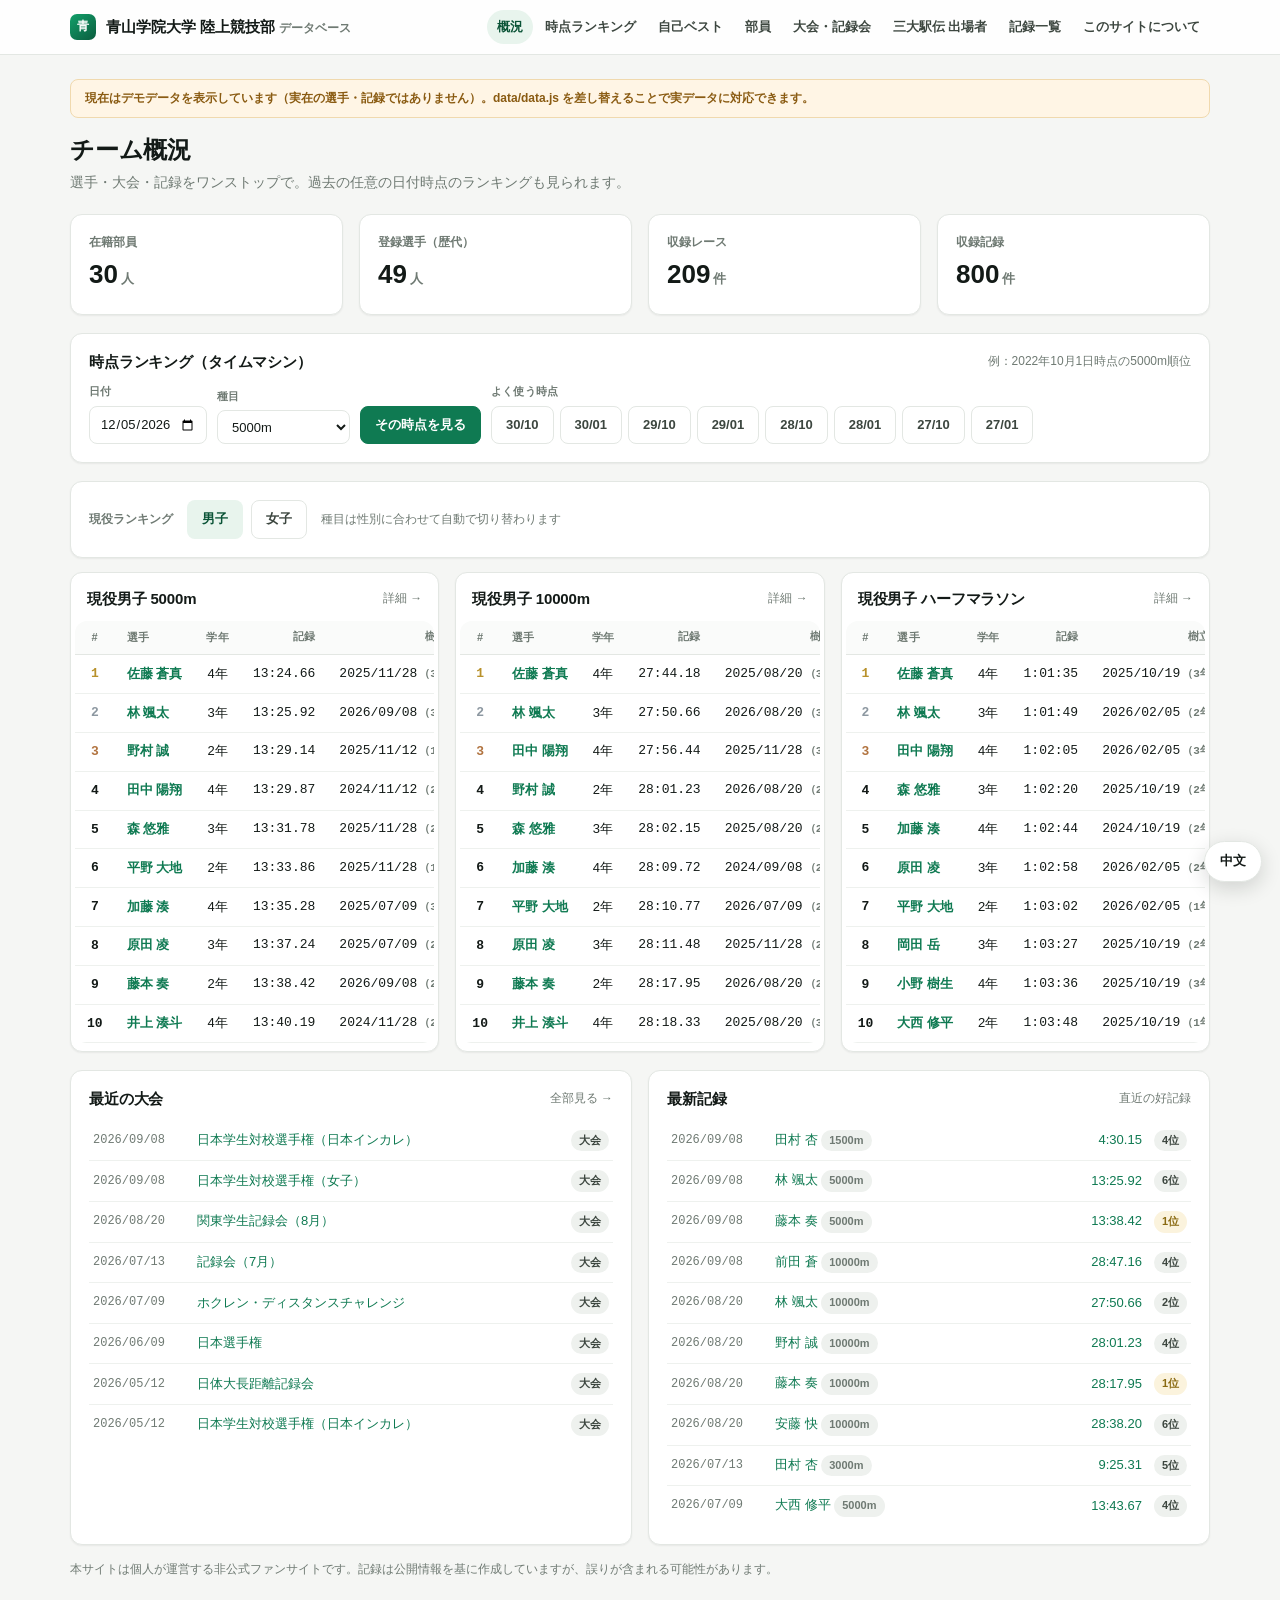
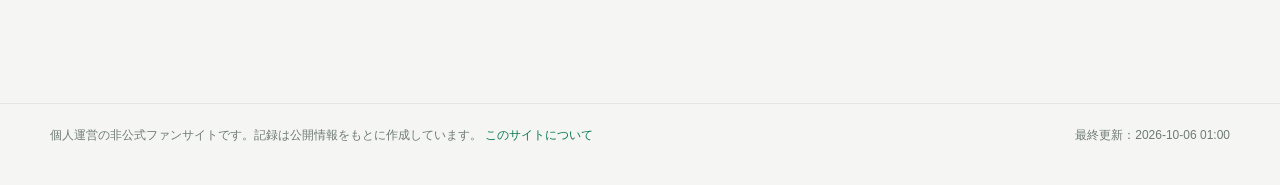
<file: index.html>
<!doctype html>
<html lang="ja">
<head>
<meta charset="utf-8">
<meta name="viewport" content="width=device-width, initial-scale=1">
<title>青山学院大学 陸上競技部 データベース</title>
<meta name="description" content="青山学院大学陸上競技部の選手成績・大会記録・時点別ランキングを閲覧できる個人ファンサイト">
<link rel="stylesheet" href="assets/style.css">
</head>
<body>
<header data-site-header></header>

<main>
  <section class="page-head">
    <h1 data-i18n="idx.title">チーム概況</h1>
    <p data-i18n="idx.desc">選手・大会・記録をワンストップで。</p>
  </section>

  <section class="grid cols-4" id="stats" style="margin-bottom:18px">
    <div class="card stat"><span class="label" data-i18n="idx.roster">在籍部員</span><span class="value" data-stat="roster">—</span></div>
    <div class="card stat"><span class="label" data-i18n="idx.students">登録選手（歴代）</span><span class="value" data-stat="students">—</span></div>
    <div class="card stat"><span class="label" data-i18n="idx.races">収録レース</span><span class="value" data-stat="races">—</span></div>
    <div class="card stat"><span class="label" data-i18n="idx.records">収録記録</span><span class="value" data-stat="records">—</span></div>
  </section>

  <section class="card" style="margin-bottom:18px">
    <div class="card-title">
      <h3 data-i18n="idx.machine">時点ランキング（タイムマシン）</h3>
      <span class="hint" data-i18n="idx.machineHint">例：2022年10月1日時点の5000m順位</span>
    </div>
    <div class="controls flat">
      <div class="field">
        <label data-i18n="common.date">日付</label>
        <input type="date" id="goDate">
      </div>
      <div class="field">
        <label data-i18n="common.item">種目</label>
        <select id="goItem"></select>
      </div>
      <button class="btn" id="goBtn" data-i18n="idx.go">その時点を見る</button>
      <div class="field">
        <label data-i18n="idx.quick">よく使う時点</label>
        <div class="quick-dates" id="quickDates"></div>
      </div>
    </div>
  </section>

  <section class="card" style="margin-bottom:14px;display:flex;align-items:center;gap:14px;flex-wrap:wrap">
    <span style="font-size:12px;font-weight:700;color:var(--muted)" data-i18n="idx.currentRank">現役ランキング</span>
    <div class="pill-row" id="topSex">
      <button class="btn ghost active" data-sex="男" data-i18n="common.men">男子</button>
      <button class="btn ghost" data-sex="女" data-i18n="common.women">女子</button>
    </div>
    <span class="hint" style="color:var(--muted);font-size:12px" data-i18n="idx.sexNote">種目は性別に合わせて自動で切り替わります</span>
  </section>
  <section class="grid cols-3" style="margin-bottom:18px" id="topLists"></section>

  <section class="grid cols-2">
    <div class="card">
      <div class="card-title"><h3 data-i18n="idx.recentRaces">最近の大会</h3><a href="races.html" class="hint" data-i18n="idx.allRaces">全部見る →</a></div>
      <div class="list-rows" id="recentRaces"></div>
    </div>
    <div class="card">
      <div class="card-title"><h3 data-i18n="idx.recentRecords">最新記録</h3><span class="hint" data-i18n="idx.recentRecordsHint">直近の好記録</span></div>
      <div class="list-rows" id="recentRecords"></div>
    </div>
  </section>

  <p class="footnote" data-i18n="idx.footnote">
    本サイトは個人が運営する非公式ファンサイトです。
  </p>
</main>

<footer data-site-footer></footer>

<script src="assets/i18n.js"></script>
<script src="data/data.js"></script>
<script src="assets/store.js"></script>
<script src="assets/ui.js"></script>
<script>
const { loadStore, ITEM_ORDER, scoreText } = window.AGUStore;
const { mountLayout, setGeneratedAt, renderTable, fmtDate, fmtDateCell, qs } = window.AGUUI;
const { t, onLang } = window.AGUi18n;

(async () => {

mountLayout("index.html");
const store = await loadStore();
setGeneratedAt(store.generatedAt);

const today = new Date();
const iso = (d) => `${d.getFullYear()}-${String(d.getMonth() + 1).padStart(2, "0")}-${String(d.getDate()).padStart(2, "0")}`;
const todayISO = iso(today);

const roster = store.rosterAsOf(todayISO);

const render = () => {
  document.title = t("idx.title") + " | " + t("brand.title");

  document.querySelector('[data-stat="roster"]').innerHTML = `${roster.length}<small>${t("common.person")}</small>`;
  document.querySelector('[data-stat="students"]').innerHTML = `${store.students.length}<small>${t("common.person")}</small>`;
  document.querySelector('[data-stat="races"]').innerHTML =
    `${store.competitions.length + store.ekidenRounds.length}<small>${t("common.race")}</small>`;
  document.querySelector('[data-stat="records"]').innerHTML =
    `${store.records.length + store.ekidenRecords.length}<small>${t("common.race")}</small>`;

  // --- 时点查询控件 ---
  const itemSelect = document.getElementById("goItem");
  const itemKeys = ITEM_ORDER.filter((k) => store.records.some((r) => r.item === k));
  if (!itemSelect.dataset.init) {
    itemSelect.innerHTML = itemKeys.map((k) => `<option value="${k}">${store.itemLabel(k)}</option>`).join("");
    itemSelect.value = itemKeys.includes("five_5000m") ? "five_5000m" : itemKeys[0];
    itemSelect.dataset.init = "1";
  }
  const dateInput = document.getElementById("goDate");
  dateInput.value = todayISO;
  dateInput.max = todayISO;
  document.getElementById("goBtn").onclick = () => {
    if (!dateInput.value) return;
    location.href = `rankings.html?date=${dateInput.value}&item=${itemSelect.value}`;
  };

  const quick = document.getElementById("quickDates");
  quick.textContent = "";
  const span = store.rosterSpan;
  const quickDates = [];
  for (let y = (span.max || today.getFullYear()); y >= (span.min || 2015); y--) {
    quickDates.push(`${y}-10-01`, `${y}-01-01`);
  }
  for (const d of quickDates.slice(0, 8)) {
    const a = document.createElement("button");
    a.className = "btn ghost";
    a.textContent = d.slice(2, 7).replace("-", "/");
    a.addEventListener("click", () => location.href = `rankings.html?date=${d}&item=${itemSelect.value}`);
    quick.append(a);
  }

  // --- 现役 TOP10 ---
  const TOP_ITEMS = {
    "男": ["five_5000m", "ten_10000m", "half_marathon"],
    "女": ["fifteen_1500m", "three_3000m", "five_5000m", "ten_10000m", "half_marathon"],
  };
  const topLists = document.getElementById("topLists");
  let topSex = document.querySelector("#topSex .active")?.dataset.sex || "男";

  const renderTop = () => {
    topLists.textContent = "";
    for (const item of TOP_ITEMS[topSex]) {
      if (!store.records.some((r) => r.item === item)) continue;
      const rows = store.rankingAsOf(todayISO, item, { scope: "active", limit: 10, sex: topSex });
      if (!rows.length) continue;
      const card = document.createElement("div");
      card.className = "card pad-0";
      card.innerHTML = `<div class="card-title" style="padding:16px 16px 0"><h3>${t("idx.current")}${topSex === "女" ? t("common.women") : t("common.men")} ${store.itemLabel(item)}</h3>
        <a class="hint" href="rankings.html?date=${todayISO}&item=${item}&sex=${topSex}">${t("idx.rankDetail")}</a></div>
        <div style="padding:0 4px 8px"></div>`;
      topLists.append(card);
      renderTable(card.querySelector("div:last-child"), [
        { label: t("col.rank"), cls: "mid", render: (r) => `<span class="rank">${r.rank}</span>` },
        { label: t("col.name"), cls: "name", render: (r) => `<a href="player.html?id=${r.student.id}">${r.student.name}</a>` },
        { label: t("col.grade"), cls: "mid", render: (r) => r.grade ? r.grade + t("common.year") : "—" },
        { label: t("col.record"), cls: "num", render: (r) => `<span class="time">${scoreText(r.record)}</span>` },
        { label: t("col.date"), cls: "num", render: (r) => fmtDateCell(r.record, r.student) },
      ], rows);
    }
    if (!topLists.children.length) topLists.innerHTML = `<div class="card empty">${t("idx.noRecords")}</div>`;
  };

  document.querySelectorAll("#topSex [data-sex]").forEach((b) => {
    if (b._bound) return;
    b._bound = true;
    b.addEventListener("click", () => {
      document.querySelectorAll("#topSex [data-sex]").forEach((x) => x.classList.toggle("active", x === b));
      topSex = b.dataset.sex;
      renderTop();
    });
  });
  renderTop();

  // --- 最近大会 ---
  const racesEl = document.getElementById("recentRaces");
  const recent = [
    ...store.competitions.map((c) => ({ kind: "race", ...c })),
    ...store.ekidenRounds.map((r) => ({
      kind: "ekiden",
      id: r.id,
      name: (store.ekidenItemById.get(r.ekidenItemId)?.name || "") + " " + r.round,
      date: r.date,
    })),
  ].sort((a, b) => (b.date || "").localeCompare(a.date || "")).slice(0, 8);

  racesEl.textContent = "";
  if (recent.length) {
    recent.forEach((r) => {
      const href = r.kind === "ekiden" ? `race.html?type=ekiden&id=${r.id}` : `race.html?type=competition&id=${r.id}`;
      const row = document.createElement("a");
      row.className = "row-item";
      row.href = href;
      row.innerHTML = `<span class="date">${fmtDate(r.date)}</span>
        <span class="txt">${r.name}</span>
        <span class="badge ${r.kind === "ekiden" ? "green" : ""}">${r.kind === "ekiden" ? t("rc.kindEkiden") : t("rc.kindRace")}</span>`;
      racesEl.append(row);
    });
  } else {
    racesEl.innerHTML = `<div class="empty">${t("idx.noRaces")}</div>`;
  }

  // --- 最新记录 ---
  const recEl = document.getElementById("recentRecords");
  const recentRecords = store.records
    .filter((r) => r.date && r.seconds != null && r.rank != null && r.rank <= 8)
    .sort((a, b) => (b.date || "").localeCompare(a.date || "") || a.seconds - b.seconds)
    .slice(0, 10);
  recEl.textContent = "";
  if (recentRecords.length) {
    recentRecords.forEach((r) => {
      const s = store.student(r.studentId);
      const row = document.createElement("a");
      row.className = "row-item";
      row.href = r.competitionId ? `race.html?type=competition&id=${r.competitionId}` : `player.html?id=${r.studentId}`;
      row.innerHTML = `<span class="date">${fmtDate(r.date)}</span>
        <span class="txt">${s ? s.name : "—"} <span class="badge dim">${store.itemLabel(r.item)}</span></span>
        <span class="time">${scoreText(r)}</span>
        <span class="badge ${r.rank === 1 ? "gold" : ""}">${r.rank}${t("common.place")}</span>`;
      recEl.append(row);
    });
  } else {
    recEl.innerHTML = `<div class="empty">${t("idx.noRecords")}</div>`;
  }
};

render();
onLang(render);
})();
</script>
</body>
</html>
</file>
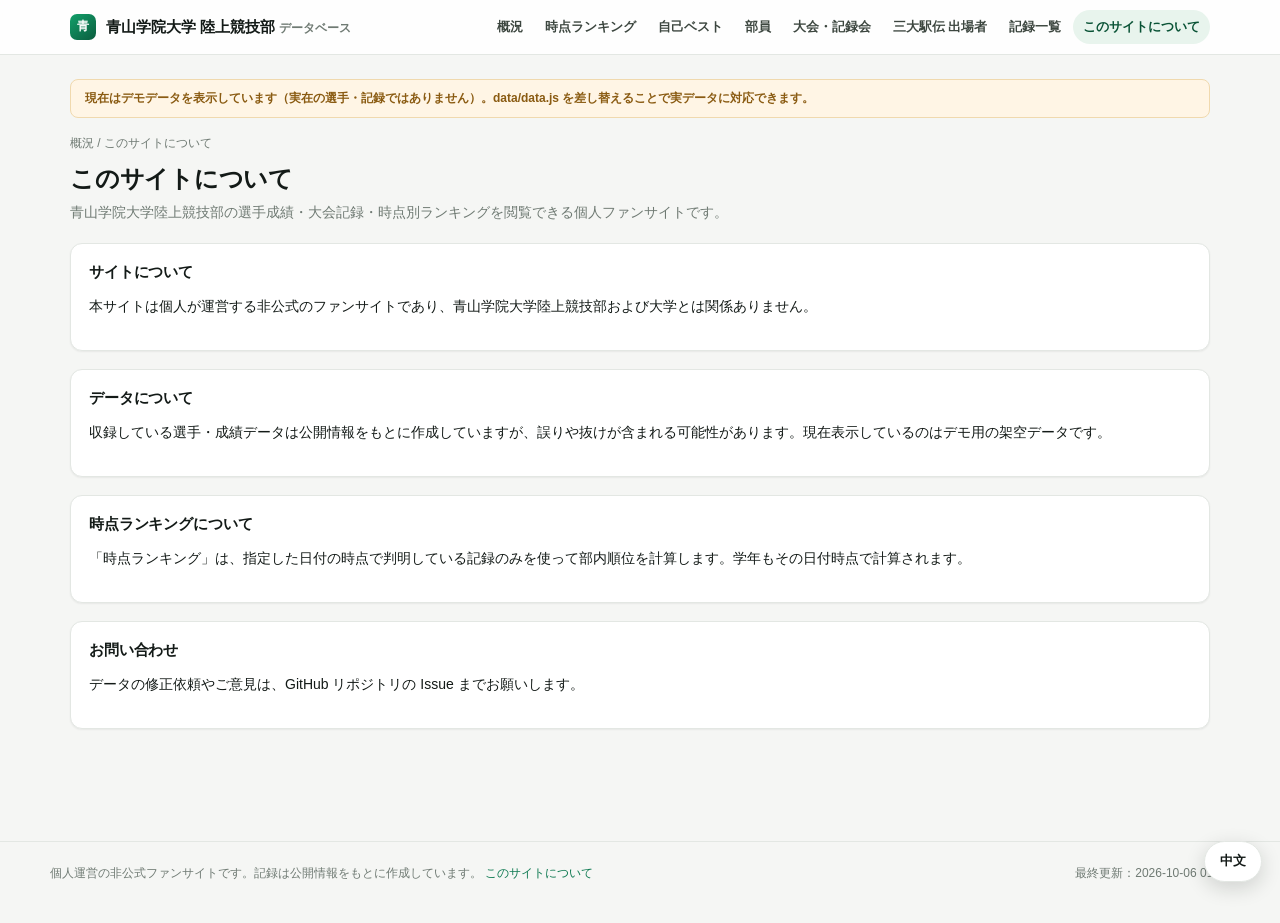
<file: about.html>
<!doctype html>
<html lang="ja">
<head>
<meta charset="utf-8">
<meta name="viewport" content="width=device-width, initial-scale=1">
<title>このサイトについて | 青山学院大学 陸上競技部 データベース</title>
<link rel="stylesheet" href="assets/style.css">
</head>
<body>
<header data-site-header></header>

<main>
  <section class="page-head">
    <div class="breadcrumb"><a href="index.html" data-i18n="nav.overview">概況</a> / <span data-i18n="ab.title">このサイトについて</span></div>
    <h1 data-i18n="ab.title">このサイトについて</h1>
    <p data-i18n="ab.desc">選手成績・大会記録・時点別ランキングを閲覧できる個人ファンサイトです。</p>
  </section>

  <section class="card" style="margin-bottom:18px">
    <div class="card-title"><h3 data-i18n="ab.h1">サイトについて</h3></div>
    <p data-i18n="ab.p1">本サイトは個人が運営する非公式のファンサイトです。</p>
  </section>

  <section class="card" style="margin-bottom:18px">
    <div class="card-title"><h3 data-i18n="ab.h2">データについて</h3></div>
    <p data-i18n="ab.p2">収録している選手・成績データは公開情報をもとに作成しています。</p>
  </section>

  <section class="card" style="margin-bottom:18px">
    <div class="card-title"><h3 data-i18n="ab.h3">時点ランキングについて</h3></div>
    <p data-i18n="ab.p3">「時点ランキング」は、指定した日付の時点で判明している記録のみを使って部内順位を計算します。</p>
  </section>

  <section class="card">
    <div class="card-title"><h3 data-i18n="ab.h4">お問い合わせ</h3></div>
    <p data-i18n="ab.p4">データの修正依頼やご意見は、GitHub リポジトリの Issue までお願いします。</p>
  </section>
</main>

<footer data-site-footer></footer>

<script src="assets/i18n.js"></script>
<script src="data/data.js"></script>
<script src="assets/store.js"></script>
<script src="assets/ui.js"></script>
<script>
const { loadStore } = window.AGUStore;
const { mountLayout, setGeneratedAt } = window.AGUUI;
const { t, onLang } = window.AGUi18n;

(async () => {

mountLayout("about.html");
const store = await loadStore();
setGeneratedAt(store.generatedAt);

onLang(() => { document.title = t("ab.title") + " | " + t("brand.title"); });
document.title = t("ab.title") + " | " + t("brand.title");
})();
</script>
</body>
</html>
</file>
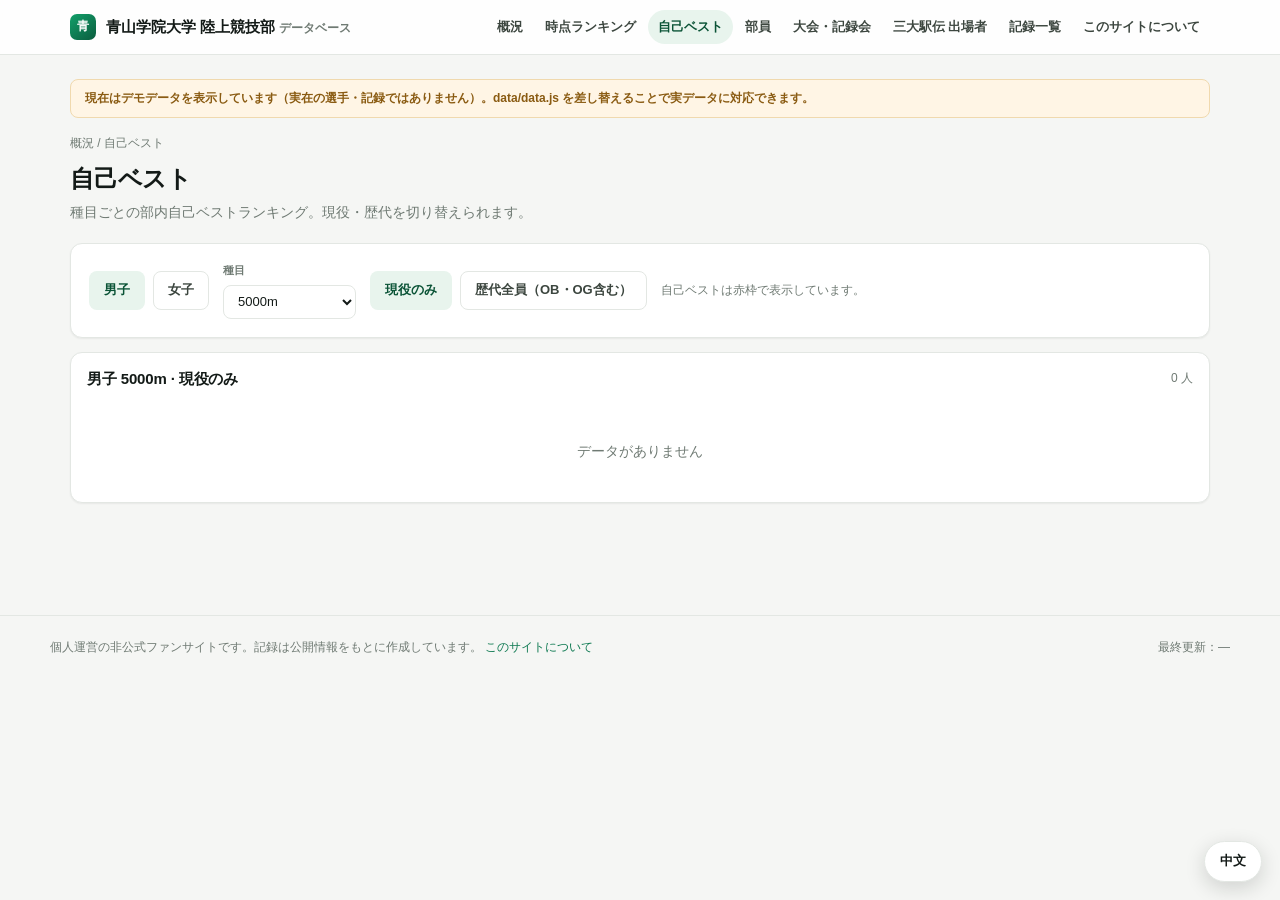
<file: best.html>
<!doctype html>
<html lang="ja">
<head>
<meta charset="utf-8">
<meta name="viewport" content="width=device-width, initial-scale=1">
<title>自己ベスト | 青山学院大学 陸上競技部 データベース</title>
<link rel="stylesheet" href="assets/style.css">
</head>
<body>
<header data-site-header></header>

<main>
  <section class="page-head">
    <div class="breadcrumb"><a href="index.html" data-i18n="nav.overview">概況</a> / <span data-i18n="best.title">自己ベスト</span></div>
    <h1 data-i18n="best.title">自己ベスト</h1>
    <p data-i18n="best.desc">種目ごとの部内自己ベストランキング。</p>
  </section>

  <section class="card" style="margin-bottom:14px;display:flex;align-items:center;gap:14px;flex-wrap:wrap">
    <div class="pill-row" id="sexPills">
      <button class="btn ghost active" data-sex="男" data-i18n="common.men">男子</button>
      <button class="btn ghost" data-sex="女" data-i18n="common.women">女子</button>
    </div>
    <div class="field">
      <label data-i18n="common.item">種目</label>
      <select id="itemSel"></select>
    </div>
    <div class="pill-row" id="scopePills">
      <button class="btn ghost active" data-scope="active" data-i18n="best.scopeCurrent">現役のみ</button>
      <button class="btn ghost" data-scope="all" data-i18n="best.scopeAll">歴代全員（OB・OG含む）</button>
    </div>
    <span class="hint" style="color:var(--muted);font-size:12px" data-i18n="best.pbNote">自己ベストは赤枠で表示しています。</span>
  </section>

  <section class="card pad-0">
    <div class="card-title" style="padding:16px 16px 0">
      <h3><span id="listTitle"></span></h3>
      <span class="hint" id="listCount"></span>
    </div>
    <div style="padding:4px" id="bestTable"></div>
  </section>
</main>

<footer data-site-footer></footer>

<script src="assets/i18n.js"></script>
<script src="data/data.js"></script>
<script src="assets/store.js"></script>
<script src="assets/ui.js"></script>
<script>
const { loadStore, ITEM_ORDER, scoreText } = window.AGUStore;
const { mountLayout, renderTable, fmtDateCell, qs, esc } = window.AGUUI;
const { t, onLang } = window.AGUi18n;

(async () => {

mountLayout("best.html");
const store = await loadStore();

const state = {
  sex: qs("sex") || "男",
  item: qs("item") || null,
  scope: qs("scope") || "active",
};

const $ = (id) => document.getElementById(id);

const itemsForSex = () => ITEM_ORDER.filter((k) =>
  store.records.some((r) => r.item === k && (store.student(r.studentId)?.sex || "男") === state.sex));

const today = new Date();
const todayISO = `${today.getFullYear()}-${String(today.getMonth() + 1).padStart(2, "0")}-${String(today.getDate()).padStart(2, "0")}`;

function render() {
  document.title = t("best.title") + " | " + t("brand.title");

  const keys = itemsForSex();
  const itemSel = $("itemSel");
  itemSel.innerHTML = keys.map((k) => `<option value="${k}">${store.itemLabel(k)}</option>`).join("");
  if (!keys.includes(state.item)) state.item = keys.includes("five_5000m") ? "five_5000m" : keys[0];
  itemSel.value = state.item;

  document.querySelectorAll("#sexPills [data-sex]").forEach((b) =>
    b.classList.toggle("active", b.dataset.sex === state.sex));
  document.querySelectorAll("#scopePills [data-scope]").forEach((b) =>
    b.classList.toggle("active", b.dataset.scope === state.scope));

  const rows = store.allTimeRanking(state.item, { scope: state.scope, sex: state.sex });
  rows.forEach((r) => {
    r.__cls = store.isPlayerAt(r.student, todayISO) ? "row-current" : "";
  });

  $("listTitle").textContent =
    `${state.sex === "女" ? t("common.women") : t("common.men")} ${store.itemLabel(state.item)} · ` +
    (state.scope === "active" ? t("best.scopeCurrent") : t("best.scopeAll"));
  $("listCount").textContent = `${rows.length} ${t("common.person")}`;

  renderTable($("bestTable"), [
    { label: t("col.rank"), cls: "mid", render: (r) => `<span class="rank">${r.rank}</span>` },
    { label: t("col.name"), cls: "name", render: (r) => `<a href="player.html?id=${r.student.id}">${r.student.name}</a>` },
    { label: t("col.enrollment"), cls: "mid", render: (r) => r.student.enrollmentYear },
    { label: t("col.record"), cls: "num", render: (r) => `<span class="time pb-cell">${scoreText(r.record)}</span>` },
    { label: t("col.date"), cls: "num", render: (r) => fmtDateCell(r.record, r.student) },
    { label: t("col.comp"), render: (r) => r.record.competitionId
        ? esc(store.competitionById.get(r.record.competitionId)?.name || "—")
        : esc(r.record.competitionName || "—") },
  ], rows, { empty: t("common.empty") });

  const p = new URLSearchParams();
  p.set("sex", state.sex); p.set("item", state.item); p.set("scope", state.scope);
  history.replaceState(null, "", "?" + p.toString());
}

$("itemSel").addEventListener("change", (e) => { state.item = e.target.value; render(); });
document.querySelectorAll("#sexPills [data-sex]").forEach((b) => {
  b.addEventListener("click", () => { state.sex = b.dataset.sex; render(); });
});
document.querySelectorAll("#scopePills [data-scope]").forEach((b) => {
  b.addEventListener("click", () => { state.scope = b.dataset.scope; render(); });
});

render();
onLang(render);
})();
</script>
</body>
</html>
</file>
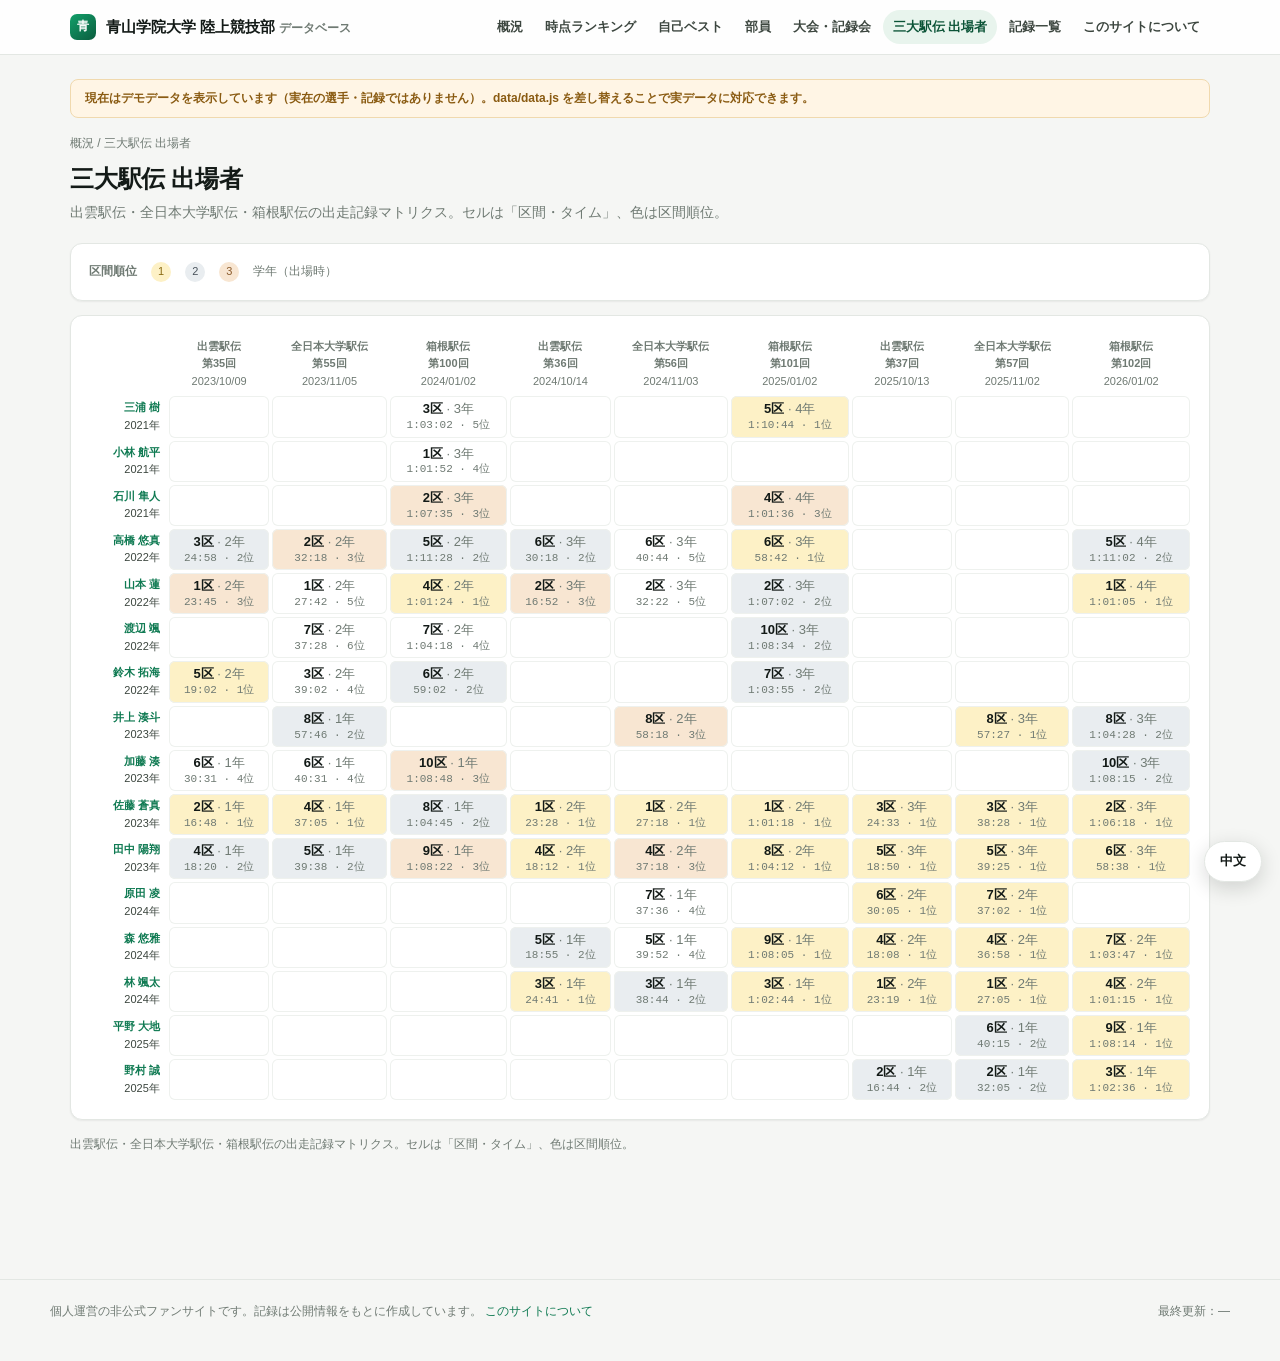
<file: ekiden-members.html>
<!doctype html>
<html lang="ja">
<head>
<meta charset="utf-8">
<meta name="viewport" content="width=device-width, initial-scale=1">
<title>三大駅伝 出場者 | 青山学院大学 陸上競技部 データベース</title>
<link rel="stylesheet" href="assets/style.css">
</head>
<body>
<header data-site-header></header>

<main>
  <section class="page-head">
    <div class="breadcrumb"><a href="index.html" data-i18n="nav.overview">概況</a> / <span data-i18n="ek.title">三大駅伝 出場者</span></div>
    <h1 data-i18n="ek.title">三大駅伝 出場者</h1>
    <p data-i18n="ek.desc">出雲駅伝・全日本大学駅伝・箱根駅伝の出走記録マトリクス。</p>
  </section>

  <section class="card" style="margin-bottom:14px;display:flex;align-items:center;gap:14px;flex-wrap:wrap">
    <span style="font-size:12px;font-weight:700;color:var(--muted)" data-i18n="ek.legend">区間順位</span>
    <span class="ek-key r1">1</span>
    <span class="ek-key r2">2</span>
    <span class="ek-key r3">3</span>
    <span class="hint" style="color:var(--muted);font-size:12px" data-i18n="ek.gradeKey">学年（出場時）</span>
  </section>

  <section class="card pad-0">
    <div class="table-wrap" style="padding:16px">
      <div id="matrix"></div>
    </div>
  </section>

  <p class="footnote" data-i18n="ek.desc">セルは「区間・タイム」、色は区間順位。</p>
</main>

<footer data-site-footer></footer>

<script src="assets/i18n.js"></script>
<script src="data/data.js"></script>
<script src="assets/store.js"></script>
<script src="assets/ui.js"></script>
<script>
const { loadStore, scoreText } = window.AGUStore;
const { mountLayout, fmtDate, esc } = window.AGUUI;
const { t, onLang } = window.AGUi18n;

(async () => {

mountLayout("ekiden-members.html");
const store = await loadStore();

function render() {
  document.title = t("ek.title") + " | " + t("brand.title");

  const box = document.getElementById("matrix");
  box.textContent = "";

  const rounds = store.ekidenRounds.slice().sort((a, b) => (a.date || "").localeCompare(b.date || ""));
  const participants = new Map();
  for (const r of store.ekidenRecords) {
    const sid = r.studentId;
    const s = store.student(sid);
    if (!s) continue;
    if (!participants.has(sid)) participants.set(sid, { s, cells: new Map() });
    participants.get(sid).cells.set(r.ekidenRoundId, r);
  }

  if (!participants.size) {
    box.innerHTML = `<div class="empty">${t("ek.noData")}</div>`;
    return;
  }

  const list = [...participants.values()].sort((a, b) =>
    (a.s.enrollmentYear - b.s.enrollmentYear) || a.s.name.localeCompare(b.s.name, "ja"));

  const table = document.createElement("table");
  table.className = "ek-matrix";

  const thead = document.createElement("thead");
  let hr = "<tr><th></th>";
  for (const r of rounds) {
    const itemName = store.ekidenItemById.get(r.ekidenItemId)?.name || "";
    hr += `<th>${esc(itemName)}<br>${esc(r.round)}<br><span style="font-weight:400">${fmtDate(r.date)}</span></th>`;
  }
  hr += "</tr>";
  thead.innerHTML = hr;
  table.append(thead);

  const tbody = document.createElement("tbody");
  for (const p of list) {
    let tr = `<tr><th><a href="player.html?id=${p.s.id}">${esc(p.s.name)}</a><br><span style="font-weight:400;font-size:11px">${p.s.enrollmentYear}${t("common.year")}${t("pl.year") ? "" : ""}</span></th>`;
    for (const r of rounds) {
      const rec = p.cells.get(r.id);
      if (!rec) { tr += `<td class="ek-cell empty"></td>`; continue; }
      const cls = rec.intervalRank <= 3 ? "r" + rec.intervalRank : "";
      const isRec = /区間新|区間記録/.test(rec.remark || "");
      const g = store.gradeAt(p.s, r.date);
      tr += `<td class="ek-cell ${cls}${isRec ? " rec" : ""}">
        <span class="ek-pos">${rec.interval}${t("common.intervalUnit")}${g ? `<span style="font-weight:400;color:var(--muted)"> · ${g}${t("common.year")}</span>` : ""}</span>
        <span class="ek-time">${scoreText(rec)}${rec.intervalRank ? " · " + rec.intervalRank + t("common.place") : ""}</span>
      </td>`;
    }
    tr += "</tr>";
    tbody.innerHTML += tr;
  }
  table.append(tbody);
  box.append(table);
}

render();
onLang(render);
})();
</script>
</body>
</html>
</file>
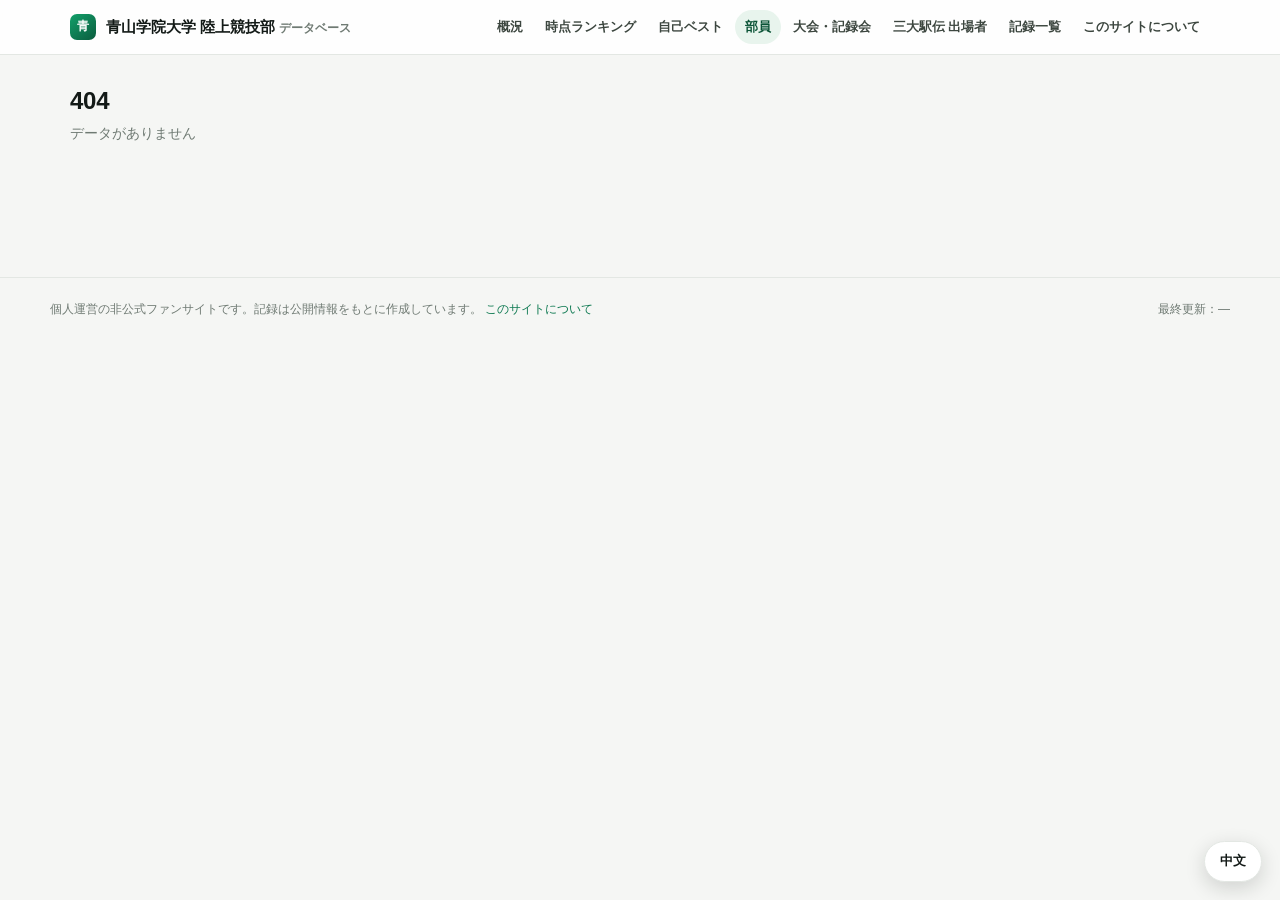
<file: player.html>
<!doctype html>
<html lang="ja">
<head>
<meta charset="utf-8">
<meta name="viewport" content="width=device-width, initial-scale=1">
<title>選手 | 青山学院大学 陸上競技部 データベース</title>
<link rel="stylesheet" href="assets/style.css">
</head>
<body>
<header data-site-header></header>

<main id="main">
  <div class="loading" data-i18n="common.loading">読み込み中…</div>
</main>

<footer data-site-footer></footer>

<script src="assets/i18n.js"></script>
<script src="data/data.js"></script>
<script src="assets/store.js"></script>
<script src="assets/ui.js"></script>
<script>
const { loadStore, scoreText, formatScore } = window.AGUStore;
const { mountLayout, renderTable, avatarHTML, fmtDateFull, fmtDateCell, remarkBadge, qs, lineChart, esc, el } = window.AGUUI;
const { t, onLang } = window.AGUi18n;

(async () => {

mountLayout("players.html");
const store = await loadStore();

const id = Number(qs("id"));
const student = store.student(id);

const today = new Date();
const todayISO = `${today.getFullYear()}-${String(today.getMonth() + 1).padStart(2, "0")}-${String(today.getDate()).padStart(2, "0")}`;

if (!student) {
  document.querySelector("#main").innerHTML = `
    <section class="page-head"><h1>404</h1><p>${t("common.empty")}</p></section>`;
} else {
  const state = { chartItem: null, histItem: "all", include: "all" };

  const posText = (p) => p === "main" ? t("position.main") : p === "sub_main" ? t("position.sub_main") : p === "leader" ? t("position.leader") : "";

  function render() {
    document.title = student.name + " | " + t("brand.title");
    const main = document.querySelector("#main");
    main.textContent = "";

    const head = el("section", { class: "page-head" });
    head.innerHTML = `<div class="breadcrumb"><a href="index.html">${t("nav.overview")}</a> / <a href="players.html">${t("pl.title")}</a> / ${esc(student.name)}</div>
      <h1>${esc(student.name)}</h1>`;
    main.append(head);

    const top = el("section", { class: "player-top" });

    // ---- プロフィール ----
    const profile = el("div");
    const pos = posText(student.position);
    profile.innerHTML = `<div class="card profile">
      ${avatarHTML(student, "lg")}
      <div class="info">
        <dl>
          <dt>${t("common.name")}</dt><dd>${esc(student.name)}</dd>
          <dt>${t("pp.kana")}</dt><dd>${esc(student.kana || "—")}</dd>
          <dt>${t("pp.sex")}</dt><dd>${student.sex}</dd>
          <dt>${t("pp.enrollment")}</dt><dd>${student.enrollmentYear}${t("common.year")}</dd>
          <dt>${t("pp.hs")}</dt><dd>${esc(store.schoolName(student.highSchoolId) || "—")}${store.schoolPref(student.highSchoolId) ? "（" + esc(store.schoolPref(student.highSchoolId)) + "）" : ""}</dd>
          <dt>${t("pp.status")}</dt><dd>${store.isPlayerAt(student, todayISO) ? `<span class="badge green">${t("status.player")}</span>` : `<span class="badge">${t("status.withdraw")}</span>`}</dd>
          ${pos ? `<dt>${t("pp.position")}</dt><dd><span class="badge gold">${esc(pos)}</span></dd>` : ""}
          ${store.isPlayerAt(student, todayISO) && store.gradeAt(student, todayISO) ? `<dt>${t("pp.currentGrade")}</dt><dd>${store.gradeAt(student, todayISO)}${t("common.year")}</dd>` : ""}
        </dl>
      </div>
    </div>`;
    top.append(profile);

    // ---- 自己ベスト ----
    const pbCard = el("div", { class: "card pad-0" });
    const pbs = store.personalBests(student.id, null, { include: state.include });
    pbCard.append(el("div", { class: "card-title", style: "padding:16px 16px 0", html: `<h3>${t("pp.pb")}</h3>
      <select id="pbInclude" style="min-height:30px">
        <option value="all" ${state.include === "all" ? "selected" : ""}>${t("pl.includeAll")}</option>
        <option value="enrolled" ${state.include === "enrolled" ? "selected" : ""}>${t("pl.includeEnrolled")}</option>
      </select>` }));
    const wrap = el("div", { style: "padding:0 4px 8px" });
    pbCard.append(wrap);
    renderTable(wrap, [
      { label: t("col.item"), render: (x) => store.itemLabel(x.item) },
      { label: t("col.record"), cls: "num", render: (x) => `<span class="time pb-cell">${scoreText(x.record)}</span>` },
      { label: t("col.date"), cls: "num", render: (x) => fmtDateCell(x.record, student) },
      { label: t("col.comp"), render: (x) => x.record.competitionId
          ? esc(store.competitionById.get(x.record.competitionId)?.name || "—")
          : esc(x.record.competitionName || "—") },
    ], pbs, { empty: t("pp.noRecords") });
    top.append(pbCard);
    main.append(top);

    // ---- PB 推移图表 ----
    const chartCard = el("section", { class: "card", style: "margin-bottom:18px" });
    const items = [...new Set(store.recordsOf(student.id, { include: state.include }).map((r) => r.item).filter(Boolean))];
    if (!state.chartItem || !items.includes(state.chartItem)) state.chartItem = items[0] || null;
    chartCard.append(el("div", { class: "card-title", html: `<h3>${t("pp.chart")}</h3>
      <span class="hint">${t("pp.chartHint")}</span>` }));
    const chartCtl = el("div", { class: "controls flat", style: "margin-bottom:12px" });
    const chartSel = el("select", {}, items.map((k) => el("option", { value: k, text: store.itemLabel(k) })));
    chartSel.value = state.chartItem || "";
    chartCtl.append(chartSel);
    chartCard.append(chartCtl);
    const chartBox = el("div");
    chartCard.append(chartBox);
    main.append(chartCard);

    if (state.chartItem) {
      const hist = store.pbHistory(student.id, state.chartItem, null, { include: state.include });
      chartBox.append(lineChart([{
        name: student.name,
        points: hist.map((r) => ({ x: r.date, y: r.seconds, label: scoreText(r) })),
      }], { height: 260, valueFmt: (v) => formatScore(v, false) }));
    }

    // ---- 記録一覧 ----
    const recCard = el("section", { class: "card pad-0", style: "margin-bottom:18px" });
    recCard.append(el("div", { class: "card-title", style: "padding:16px 16px 0", html: `<h3>${t("pp.history")}</h3>
      <select id="histItem">
        <option value="all">${t("pp.historyAll")}</option>
        ${items.map((k) => `<option value="${k}" ${state.histItem === k ? "selected" : ""}>${store.itemLabel(k)}</option>`).join("")}
      </select>` }));
    const histWrap = el("div", { style: "padding:0 4px 8px" });
    recCard.append(histWrap);
    const history = store.history(student.id, { include: state.include })
      .filter((r) => state.histItem === "all" || r.item === state.histItem);
    renderTable(histWrap, [
      { label: t("common.date"), cls: "num", render: (r) => fmtDateCell(r, student) },
      { label: t("col.comp"), render: (r) => r.competitionId
          ? esc(store.competitionById.get(r.competitionId)?.name || "—")
          : esc(r.competitionName || "—") },
      { label: t("col.item"), render: (r) => store.itemLabel(r.item) },
      { label: t("col.record"), cls: "num", render: (r) => r.seconds != null ? `<span class="time">${scoreText(r)}</span>` : "—" },
      { label: t("col.rank"), cls: "mid", render: (r) => r.rank != null ? `${r.rank}${t("common.place")}` : "—" },
      { label: t("col.remark"), render: (r) => remarkBadge(r.remark) },
    ], history, { empty: t("pp.noRecords") });
    main.append(recCard);

    // ---- 駅伝 ----
    const ek = store.ekidenHistory(student.id);
    const ekCard = el("section", { class: "card pad-0" });
    ekCard.append(el("div", { class: "card-title", style: "padding:16px 16px 0", html: `<h3>${t("pp.ekiden")}</h3>` }));
    const ekWrap = el("div", { style: "padding:0 4px 8px" });
    ekCard.append(ekWrap);
    renderTable(ekWrap, [
      { label: t("col.comp"), render: (r) => {
          const round = store.ekidenRoundById.get(r.ekidenRoundId);
          const itemName = round ? store.ekidenItemById.get(round.ekidenItemId)?.name || "" : "";
          return round ? `<a href="race.html?type=ekiden&id=${round.id}">${esc(itemName + " " + round.round)}</a>` : "—";
        } },
      { label: t("col.interval"), cls: "mid", render: (r) => `${r.interval}${t("common.intervalUnit") || ""}` },
      { label: t("col.distance"), cls: "num", render: (r) => r.distance != null ? r.distance + "km" : "—" },
      { label: t("col.record"), cls: "num", render: (r) => `<span class="time">${scoreText(r)}</span>` },
      { label: t("col.legRank"), cls: "mid", render: (r) => r.intervalRank != null ? `${r.intervalRank}${t("common.place")}` : "—" },
      { label: t("col.remark"), render: (r) => remarkBadge(r.remark) },
    ], ek, { empty: t("pp.noEkiden") });
    main.append(ekCard);

    // 事件
    main.querySelector("#pbInclude").addEventListener("change", (e) => { state.include = e.target.value; render(); });
    main.querySelector("#histItem").addEventListener("change", (e) => { state.histItem = e.target.value; render(); });
    chartSel.addEventListener("change", (e) => { state.chartItem = e.target.value; render(); });
  }

  render();
  onLang(render);
}
})();
</script>
</body>
</html>
</file>
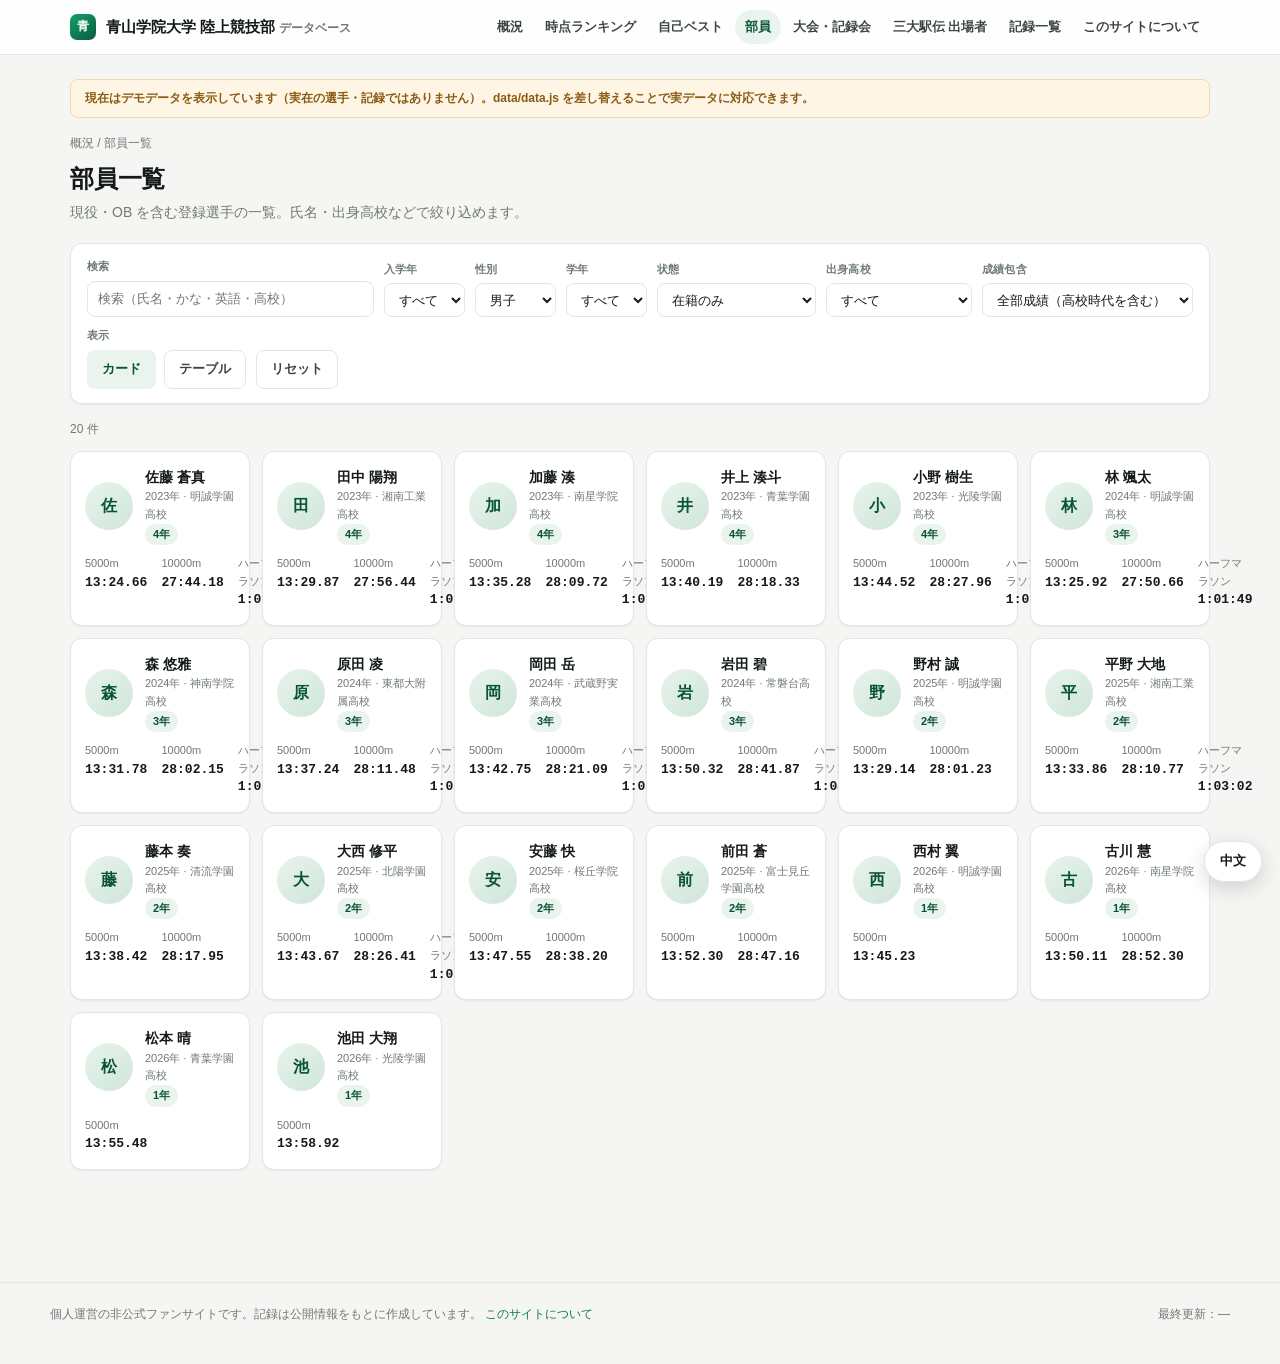
<file: players.html>
<!doctype html>
<html lang="ja">
<head>
<meta charset="utf-8">
<meta name="viewport" content="width=device-width, initial-scale=1">
<title>部員一覧 | 青山学院大学 陸上競技部 データベース</title>
<link rel="stylesheet" href="assets/style.css">
</head>
<body>
<header data-site-header></header>

<main>
  <section class="page-head">
    <div class="breadcrumb"><a href="index.html" data-i18n="nav.overview">概況</a> / <span data-i18n="pl.title">部員一覧</span></div>
    <h1 data-i18n="pl.title">部員一覧</h1>
    <p data-i18n="pl.desc">現役・OB を含む登録選手の一覧。</p>
  </section>

  <section class="controls">
    <div class="field" style="flex:1 1 220px">
      <label data-i18n="common.search">検索</label>
      <input type="search" id="search" data-i18n-attr="placeholder" data-i18n="pl.searchPh" placeholder="検索（氏名・かな・英語・高校）">
    </div>
    <div class="field">
      <label data-i18n="pl.year">入学年</label>
      <select id="yearSel"><option value="all" data-i18n="common.all">すべて</option></select>
    </div>
    <div class="field">
      <label data-i18n="common.sex">性別</label>
      <select id="sexSel">
        <option value="男" data-i18n="common.men">男子</option>
        <option value="女" data-i18n="common.women">女子</option>
        <option value="all" data-i18n="common.all">すべて</option>
      </select>
    </div>
    <div class="field">
      <label data-i18n="pl.grade">学年</label>
      <select id="gradeSel">
        <option value="all" data-i18n="pl.gradeAll">すべて</option>
        <option value="1" data-i18n="g.1">1年</option>
        <option value="2" data-i18n="g.2">2年</option>
        <option value="3" data-i18n="g.3">3年</option>
        <option value="4" data-i18n="g.4">4年</option>
      </select>
    </div>
    <div class="field">
      <label data-i18n="pl.status">状態</label>
      <select id="statusSel">
        <option value="active" data-i18n="pl.statusActive">在籍のみ</option>
        <option value="all" data-i18n="pl.statusAll">すべて（退部含む）</option>
        <option value="withdraw" data-i18n="pl.statusWithdraw">退部・転向のみ</option>
      </select>
    </div>
    <div class="field">
      <label data-i18n="pl.hs">出身高校</label>
      <select id="hsSel"><option value="all" data-i18n="common.all">すべて</option></select>
    </div>
    <div class="field">
      <label data-i18n="pl.include">成績包含</label>
      <select id="includeSel">
        <option value="all" data-i18n="pl.includeAll">全部成績（高校時代を含む）</option>
        <option value="enrolled" data-i18n="pl.includeEnrolled">在学中のみ</option>
      </select>
    </div>
    <div class="field">
      <label data-i18n="pl.view">表示</label>
      <div class="pill-row">
        <button class="btn ghost active" id="viewCard" data-i18n="pl.viewCard">カード</button>
        <button class="btn ghost" id="viewTable" data-i18n="pl.viewTable">テーブル</button>
      </div>
    </div>
    <div class="field">
      <label>&nbsp;</label>
      <button class="btn ghost" id="resetBtn" data-i18n="common.reset">リセット</button>
    </div>
  </section>

  <div style="margin-bottom:12px;color:var(--muted);font-size:12px"><span id="count">0</span> <span data-i18n="pl.count">件</span></div>
  <div id="out"></div>
</main>

<footer data-site-footer></footer>

<script src="assets/i18n.js"></script>
<script src="data/data.js"></script>
<script src="assets/store.js"></script>
<script src="assets/ui.js"></script>
<script>
const { loadStore, scoreText } = window.AGUStore;
const { mountLayout, renderTable, avatarHTML, esc } = window.AGUUI;
const { t, onLang } = window.AGUi18n;

(async () => {

mountLayout("players.html");
const store = await loadStore();

const $ = (id) => document.getElementById(id);

const today = new Date();
const todayISO = `${today.getFullYear()}-${String(today.getMonth() + 1).padStart(2, "0")}-${String(today.getDate()).padStart(2, "0")}`;

const state = {
  search: "", year: "all", sex: "男", grade: "all", status: "active", hs: "all", include: "all", view: "card",
};

const PB_ITEMS = {
  "男": ["five_5000m", "ten_10000m", "half_marathon"],
  "女": ["fifteen_1500m", "three_3000m", "five_5000m"],
};

const years = [...new Set(store.students.map((s) => s.enrollmentYear))].sort((a, b) => b - a);
const schools = store.schools.slice().sort((a, b) => a.name.localeCompare(b.name, "ja"));

function filtered() {
  const q = state.search.trim().toLowerCase();
  return store.students.filter((s) => {
    if (state.year !== "all" && s.enrollmentYear !== +state.year) return false;
    if (state.sex !== "all" && s.sex !== state.sex) return false;
    if (state.status === "active" && !store.isPlayerAt(s, todayISO)) return false;
    if (state.status === "withdraw" && store.isPlayerAt(s, todayISO)) return false;
    if (state.grade !== "all") {
      const g = store.gradeAt(s, todayISO);
      if (g !== +state.grade) return false;
    }
    if (state.hs !== "all" && s.highSchoolId !== +state.hs) return false;
    if (q) {
      const hs = store.schoolName(s.highSchoolId) || "";
      const hay = `${s.name} ${s.kana} ${s.en} ${hs}`.toLowerCase();
      if (!hay.includes(q)) return false;
    }
    return true;
  });
}

function pbsOf(s) {
  const list = store.personalBests(s.id, null, { include: state.include });
  const map = new Map(list.map((x) => [x.item, x.record]));
  return PB_ITEMS[s.sex].map((item) => ({ item, rec: map.get(item) })).filter((x) => x.rec);
}

function renderCardView(list) {
  const grid = document.createElement("div");
  grid.className = "player-grid";
  for (const s of list) {
    const pbs = pbsOf(s);
    const g = store.gradeAt(s, todayISO);
    const a = document.createElement("a");
    a.className = "player-card";
    a.href = `player.html?id=${s.id}`;
    const statusBadge = store.isPlayerAt(s, todayISO)
      ? (g ? `<span class="badge green">${g}${t("common.year")}</span>` : "")
      : `<span class="badge">${t("status.withdraw")}</span>`;
    a.innerHTML = `
      <div class="top">${avatarHTML(s)}<div>
        <div class="nm">${esc(s.name)}</div>
        <div class="meta">${s.enrollmentYear}${t("common.year")}${t("pl.year") ? "" : ""} · ${esc(store.schoolName(s.highSchoolId) || "—")}</div>
        <div class="meta">${statusBadge}</div>
      </div></div>
      <div class="pbs">${pbs.map((p) => `<span>${store.itemLabel(p.item)}<b>${scoreText(p.rec)}</b></span>`).join("")}</div>`;
    grid.append(a);
  }
  return grid;
}

function renderTableView(list) {
  const box = document.createElement("div");
  box.className = "card pad-0";
  const rows = list.map((s) => {
    const pbs = pbsOf(s);
    const pmap = new Map(pbs.map((p) => [p.item, p.rec]));
    const g = store.gradeAt(s, todayISO);
    return {
      s, g,
      pb: (i) => {
        const rec = pmap.get(PB_ITEMS[s.sex][i]);
        return rec ? scoreText(rec) : "—";
      },
      statusText: store.isPlayerAt(s, todayISO) ? (g ? `${g}${t("common.year")}` : t("status.player")) : t("status.withdraw"),
    };
  });
  const itemCols = PB_ITEMS[state.sex === "all" ? "男" : state.sex].map((item, i) => ({
    label: store.itemLabel(item), cls: "num", render: (r) => `<span class="time">${r.pb(i)}</span>`,
  }));
  renderTable(box, [
    { label: t("col.name"), cls: "name", render: (r) => `${avatarHTML(r.s)}&nbsp; <a href="player.html?id=${r.s.id}">${esc(r.s.name)}</a>` },
    { label: t("col.sex"), cls: "mid", render: (r) => r.s.sex },
    { label: t("col.enrollment"), cls: "mid", render: (r) => r.s.enrollmentYear },
    { label: t("col.grade"), cls: "mid", render: (r) => r.statusText },
    { label: t("col.hs"), render: (r) => esc(store.schoolName(r.s.highSchoolId) || "—") },
    ...(state.sex === "all" ? [] : itemCols),
  ], rows, { empty: t("common.empty") });
  return box;
}

function render() {
  document.title = t("pl.title") + " | " + t("brand.title");

  const yearSel = $("yearSel");
  yearSel.innerHTML = `<option value="all">${t("common.all")}</option>` +
    years.map((y) => `<option value="${y}">${y}</option>`).join("");
  yearSel.value = state.year;

  const hsSel = $("hsSel");
  hsSel.innerHTML = `<option value="all">${t("common.all")}</option>` +
    schools.map((s) => `<option value="${s.id}">${esc(s.name)}</option>`).join("");
  hsSel.value = state.hs;

  $("sexSel").value = state.sex;
  $("gradeSel").value = state.grade;
  $("statusSel").value = state.status;
  $("includeSel").value = state.include;
  $("viewCard").classList.toggle("active", state.view === "card");
  $("viewTable").classList.toggle("active", state.view === "table");

  const list = filtered();
  $("count").textContent = list.length;
  const out = $("out");
  out.textContent = "";
  if (!list.length) {
    out.innerHTML = `<div class="card empty">${t("common.empty")}</div>`;
    return;
  }
  out.append(state.view === "card" ? renderCardView(list) : renderTableView(list));
}

$("search").addEventListener("input", (e) => { state.search = e.target.value; render(); });
$("yearSel").addEventListener("change", (e) => { state.year = e.target.value; render(); });
$("sexSel").addEventListener("change", (e) => { state.sex = e.target.value; render(); });
$("gradeSel").addEventListener("change", (e) => { state.grade = e.target.value; render(); });
$("statusSel").addEventListener("change", (e) => { state.status = e.target.value; render(); });
$("hsSel").addEventListener("change", (e) => { state.hs = e.target.value; render(); });
$("includeSel").addEventListener("change", (e) => { state.include = e.target.value; render(); });
$("viewCard").addEventListener("click", () => { state.view = "card"; render(); });
$("viewTable").addEventListener("click", () => { state.view = "table"; render(); });
$("resetBtn").addEventListener("click", () => {
  state.search = ""; state.year = "all"; state.sex = "男"; state.grade = "all";
  state.status = "active"; state.hs = "all"; state.include = "all"; state.view = "card";
  $("search").value = "";
  render();
});

render();
onLang(render);
})();
</script>
</body>
</html>
</file>
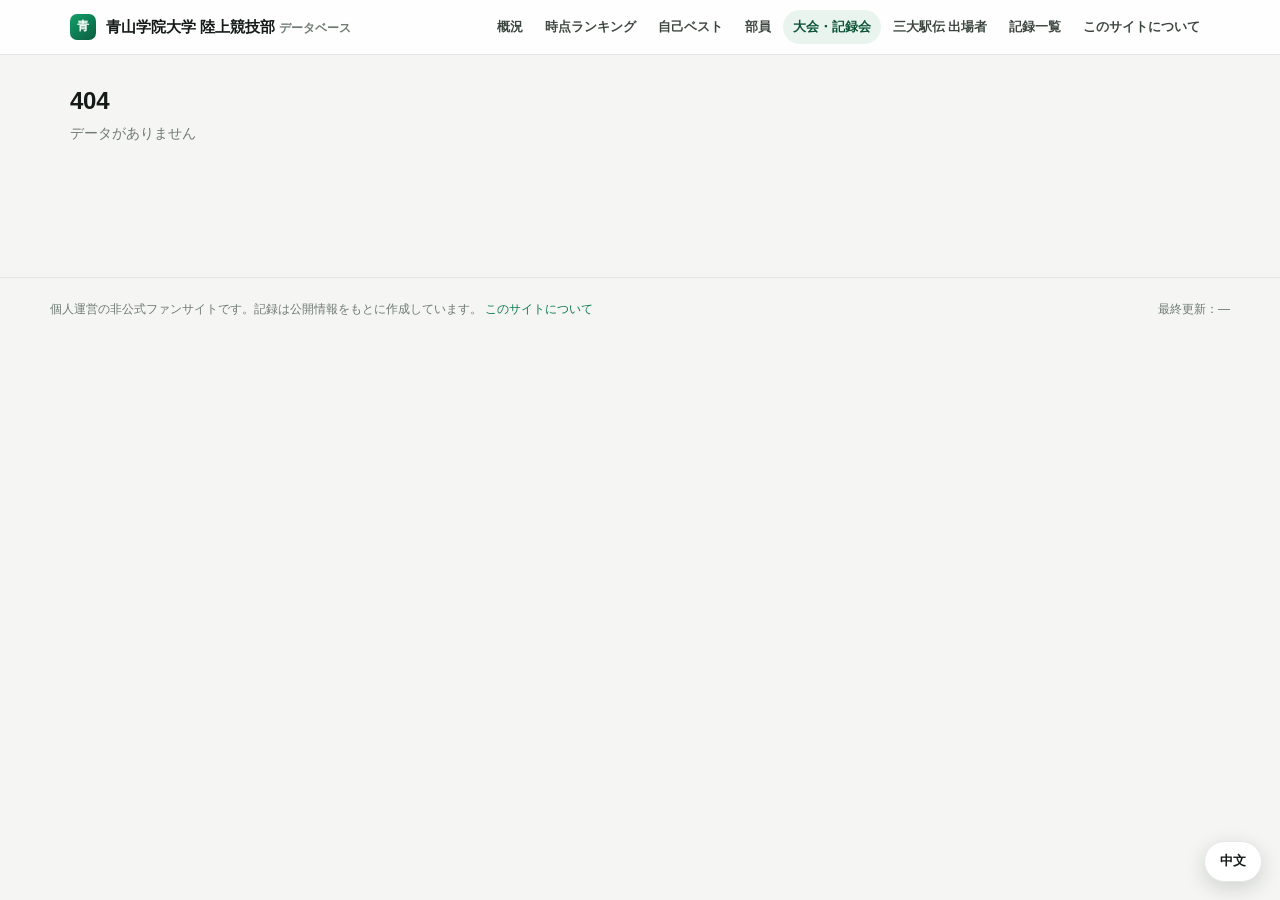
<file: race.html>
<!doctype html>
<html lang="ja">
<head>
<meta charset="utf-8">
<meta name="viewport" content="width=device-width, initial-scale=1">
<title>大会詳細 | 青山学院大学 陸上競技部 データベース</title>
<link rel="stylesheet" href="assets/style.css">
</head>
<body>
<header data-site-header></header>

<main id="main">
  <div class="loading" data-i18n="common.loading">読み込み中…</div>
</main>

<footer data-site-footer></footer>

<script src="assets/i18n.js"></script>
<script src="data/data.js"></script>
<script src="assets/store.js"></script>
<script src="assets/ui.js"></script>
<script>
const { loadStore, scoreText } = window.AGUStore;
const { mountLayout, renderTable, fmtDateFull, remarkBadge, medalClass, qs, esc, el } = window.AGUUI;
const { t, onLang } = window.AGUi18n;

(async () => {

mountLayout("races.html");
const store = await loadStore();

const type = qs("type");
const id = qs("id");

const main = document.querySelector("#main");
main.textContent = "";

function breadcrumb(last) {
  return `<div class="breadcrumb"><a href="index.html">${t("nav.overview")}</a> / <a href="races.html">${t("rc.title")}</a> / ${esc(last)}</div>`;
}

/* ---------------- 一般の大会 ---------------- */
if (type === "competition") {
  const comp = store.competitionById.get(id);
  if (!comp) {
    main.innerHTML = `<section class="page-head"><h1>404</h1><p>${t("common.empty")}</p></section>`;
  } else {
    const render = () => {
      document.title = comp.name + " | " + t("brand.title");
      main.textContent = "";
      main.innerHTML = `<section class="page-head">
        ${breadcrumb(comp.name)}
        <h1>${esc(comp.name)}</h1>
        <p>${fmtDateFull(comp.date)}${comp.location ? " · " + esc(comp.location) : ""}</p>
      </section>`;

      const card = el("section", { class: "card pad-0" });
      card.append(el("div", { class: "card-title", style: "padding:16px 16px 0", html: `<h3>${t("rc.itemTable")}</h3>
        <span class="hint">${t("rc.results")}</span>` }));
      const wrap = el("div", { style: "padding:0 4px 8px" });
      card.append(wrap);

      const recs = (store.recordsByCompetition.get(comp.id) || [])
        .slice()
        .sort((a, b) => (a.item || "").localeCompare(b.item || "") || (a.rank ?? 999) - (b.rank ?? 999));
      const rows = [];
      let lastItem = null;
      for (const r of recs) {
        if (r.item !== lastItem) {
          rows.push({ __band: store.itemLabel(r.item) });
          lastItem = r.item;
        }
        rows.push({ r });
      }
      renderTable(wrap, [
        { label: t("col.rank"), cls: "mid", render: (x) => x.r.rank != null ? `<span class="rank">${x.r.rank}</span>` : "—" },
        { label: t("col.name"), cls: "name", render: (x) => {
            const s = store.student(x.r.studentId);
            return s ? `<a href="player.html?id=${s.id}">${esc(s.name)}</a>` : "—";
          } },
        { label: t("col.grade"), cls: "mid", render: (x) => {
            const s = store.student(x.r.studentId);
            const g = s ? store.gradeOfRecord(x.r, s) : null;
            return g === 0 ? t("g.hs") : (g ? g + t("common.year") : "—");
          } },
        { label: t("col.record"), cls: "num", render: (x) => x.r.seconds != null ? `<span class="time">${scoreText(x.r)}</span>` : "—" },
        { label: t("col.remark"), render: (x) => remarkBadge(x.r.remark) },
      ], rows, { empty: t("rc.noResults") });
      main.append(card);
    };
    render();
    onLang(render);
  }

/* ---------------- 駅伝 ---------------- */
} else if (type === "ekiden") {
  const round = store.ekidenRoundById.get(id);
  if (!round) {
    main.innerHTML = `<section class="page-head"><h1>404</h1><p>${t("common.empty")}</p></section>`;
  } else {
    const item = store.ekidenItemById.get(round.ekidenItemId);
    const render = () => {
      document.title = (item?.name || "") + " " + round.round + " | " + t("brand.title");
      main.textContent = "";
      const name = (item?.name || "") + " " + round.round;
      main.innerHTML = `<section class="page-head">
        ${breadcrumb(name)}
        <h1>${esc(name)}</h1>
        <p>${fmtDateFull(round.date)}</p>
      </section>
      <section class="grid cols-2" style="margin-bottom:18px">
        <div class="card stat"><span class="label">${t("rc.teamRank")}</span><span class="value">${round.teamRank}<small>${t("common.place")}</small></span></div>
        <div class="card stat"><span class="label">${t("rc.teamTime")}</span><span class="value" style="font-family:var(--mono)">${esc(round.time)}<small></small></span></div>
      </section>`;

      const card = el("section", { class: "card pad-0" });
      card.append(el("div", { class: "card-title", style: "padding:16px 16px 0", html: `<h3>${t("rc.legTable")}</h3>
        <span class="hint">${t("rc.results")}</span>` }));
      const wrap = el("div", { style: "padding:0 4px 8px" });
      card.append(wrap);

      const recs = (store.ekidenRecordsByRound.get(round.id) || []).slice()
        .sort((a, b) => a.interval - b.interval);
      renderTable(wrap, [
        { label: t("col.interval"), cls: "mid", render: (r) => `${r.interval}${t("common.intervalUnit")}` },
        { label: t("col.distance"), cls: "num", render: (r) => r.distance != null ? r.distance + "km" : "—" },
        { label: t("col.name"), cls: "name", render: (r) => {
            const s = store.student(r.studentId);
            return s ? `<a href="player.html?id=${s.id}">${esc(s.name)}</a>` : "—";
          } },
        { label: t("col.grade"), cls: "mid", render: (r) => {
            const s = store.student(r.studentId);
            const g = s ? store.gradeAt(s, round.date) : null;
            return g ? g + t("common.year") : "—";
          } },
        { label: t("col.record"), cls: "num", render: (r) => `<span class="time">${scoreText(r)}</span>` },
        { label: t("col.legRank"), cls: "mid", render: (r) => r.intervalRank != null ? `<span class="${medalClass(r.intervalRank)}">${r.intervalRank}</span>` : "—" },
        { label: t("col.remark"), render: (r) => remarkBadge(r.remark) },
      ], recs, { empty: t("rc.noResults") });
      main.append(card);
    };
    render();
    onLang(render);
  }
} else {
  main.innerHTML = `<section class="page-head"><h1>404</h1><p>${t("common.empty")}</p></section>`;
}
})();
</script>
</body>
</html>
</file>
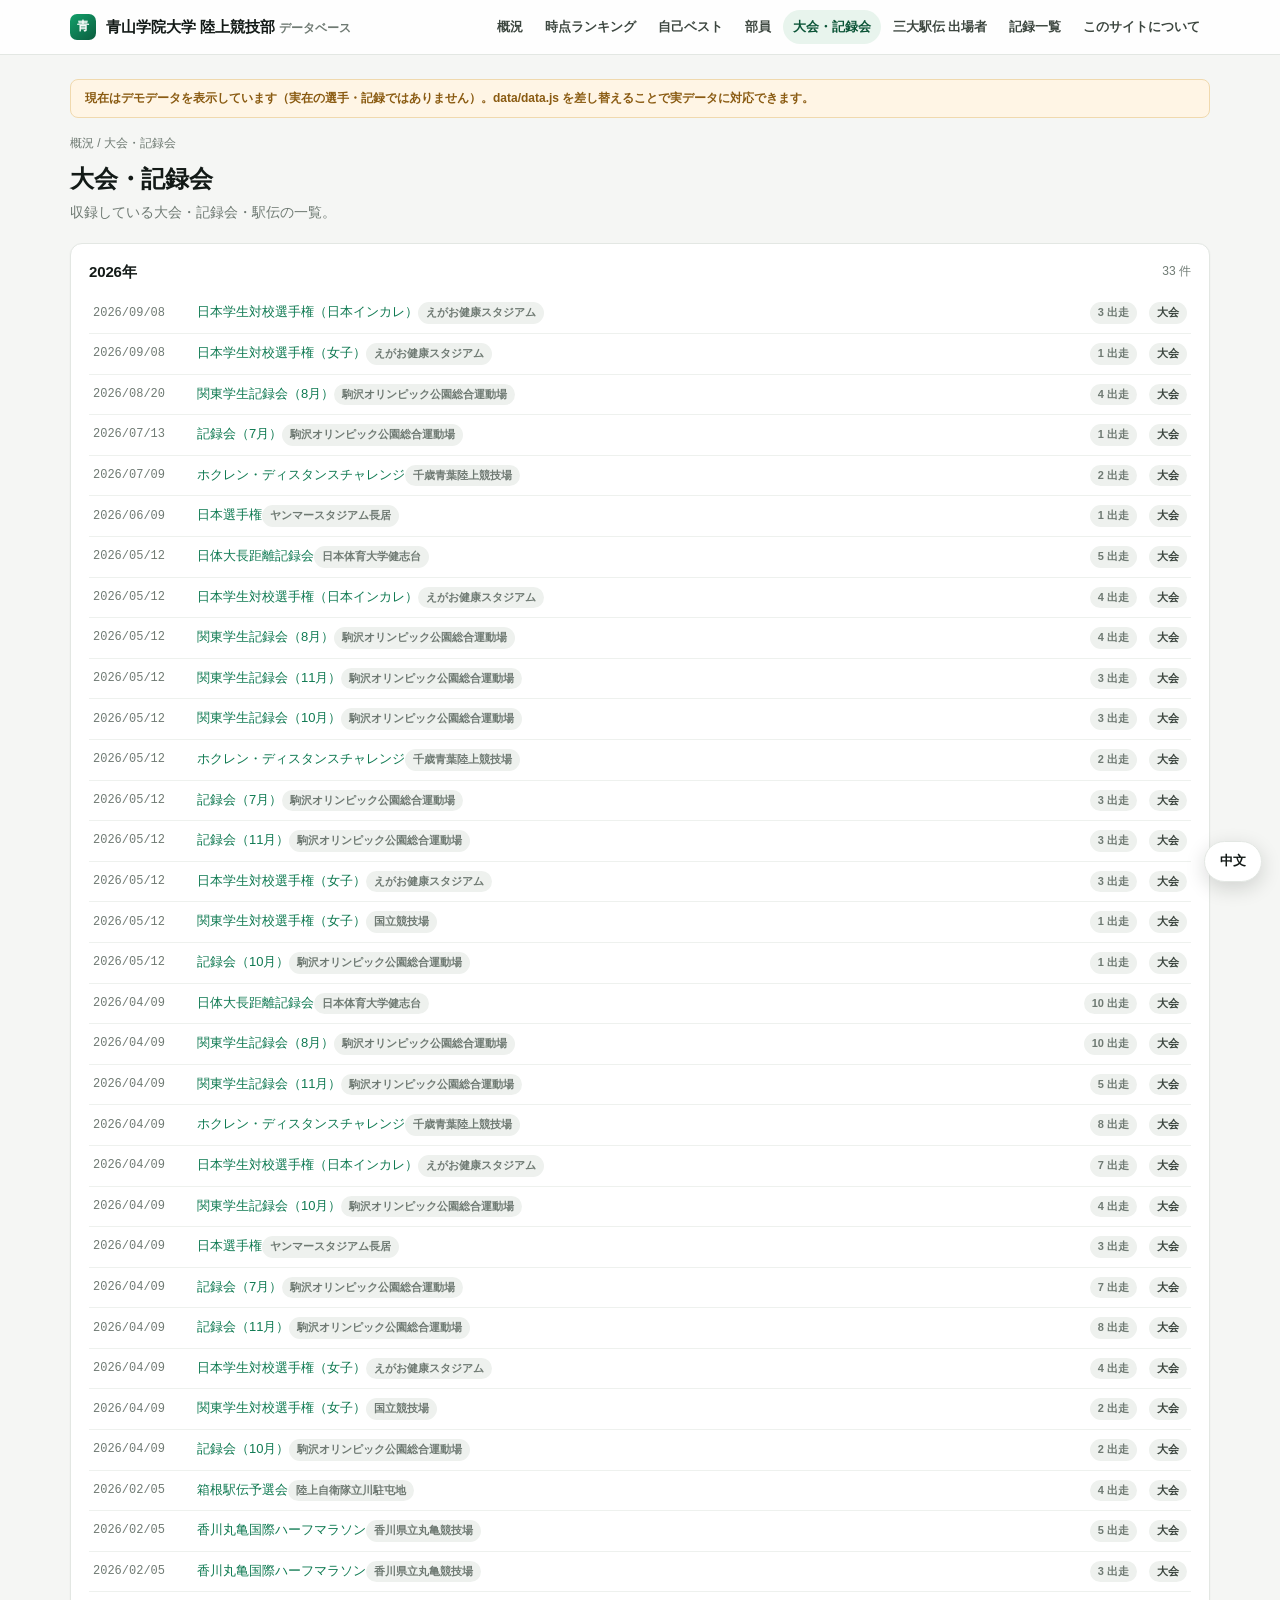
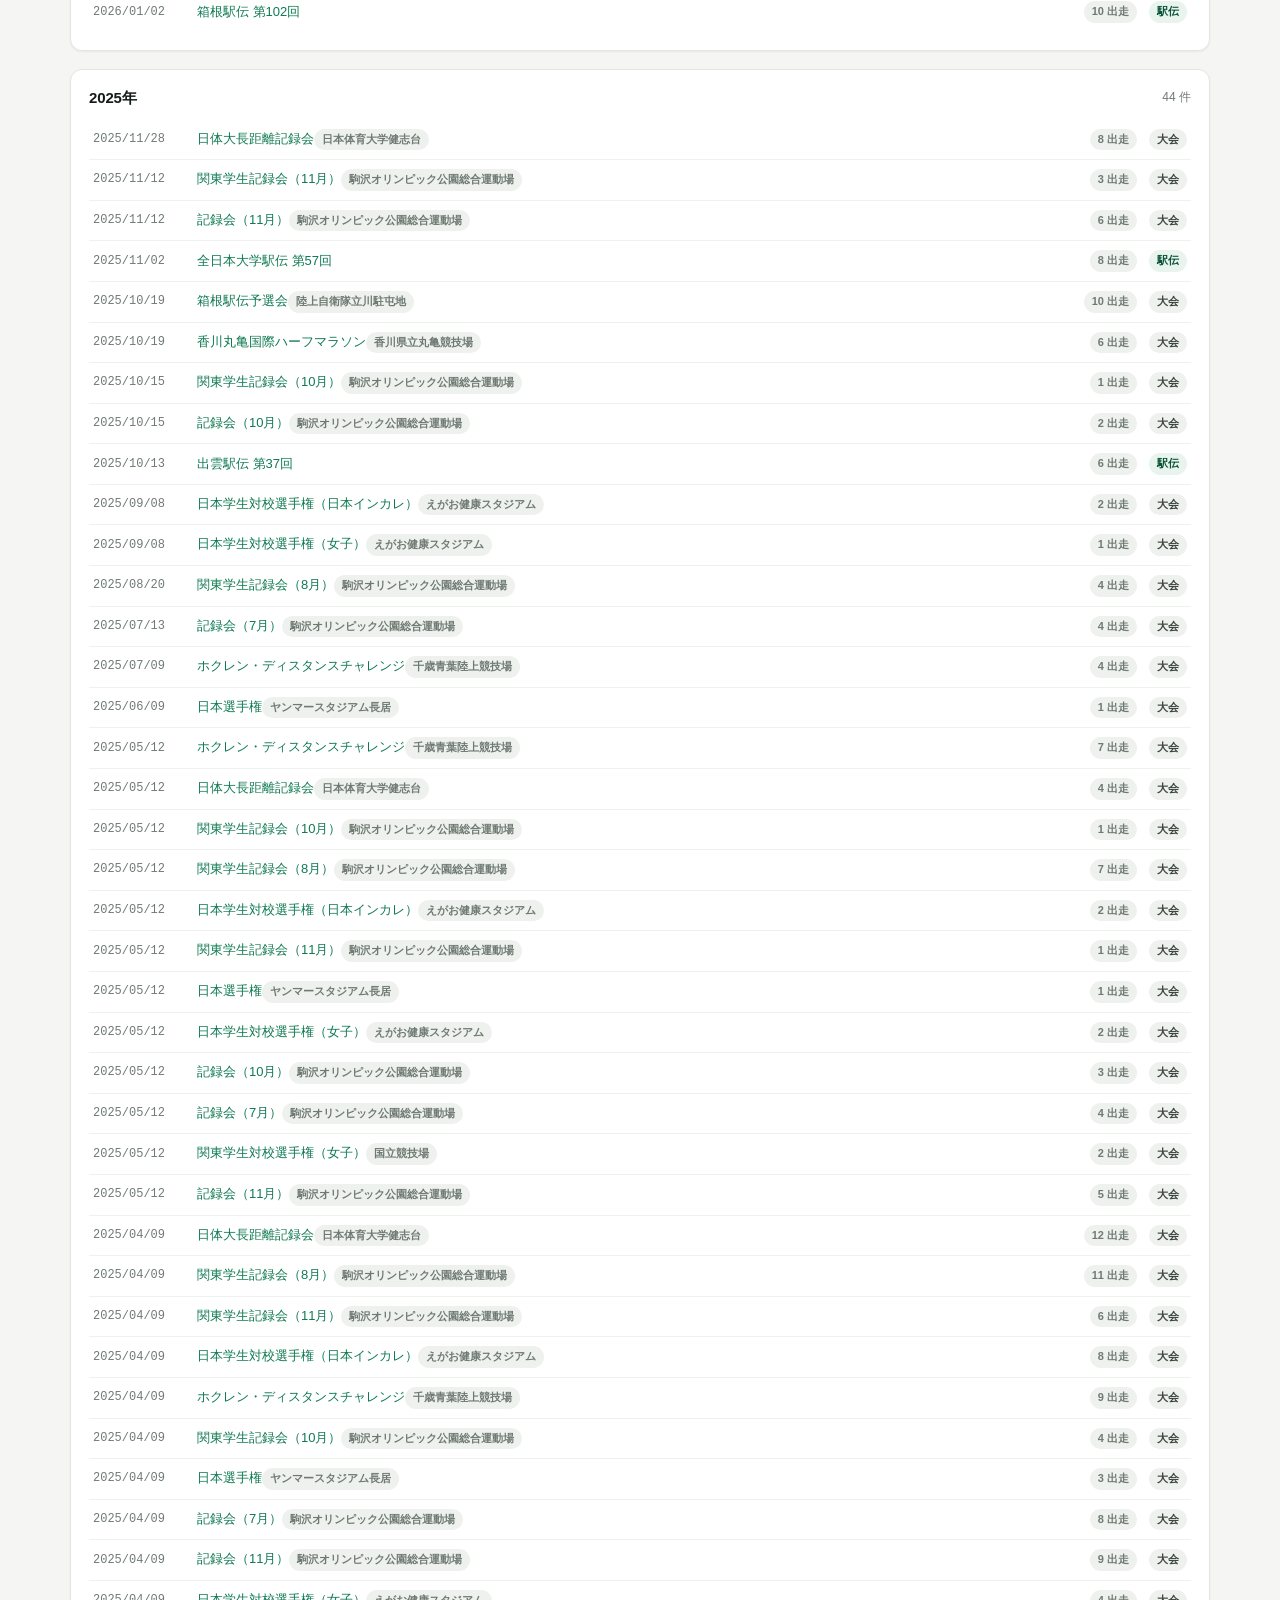
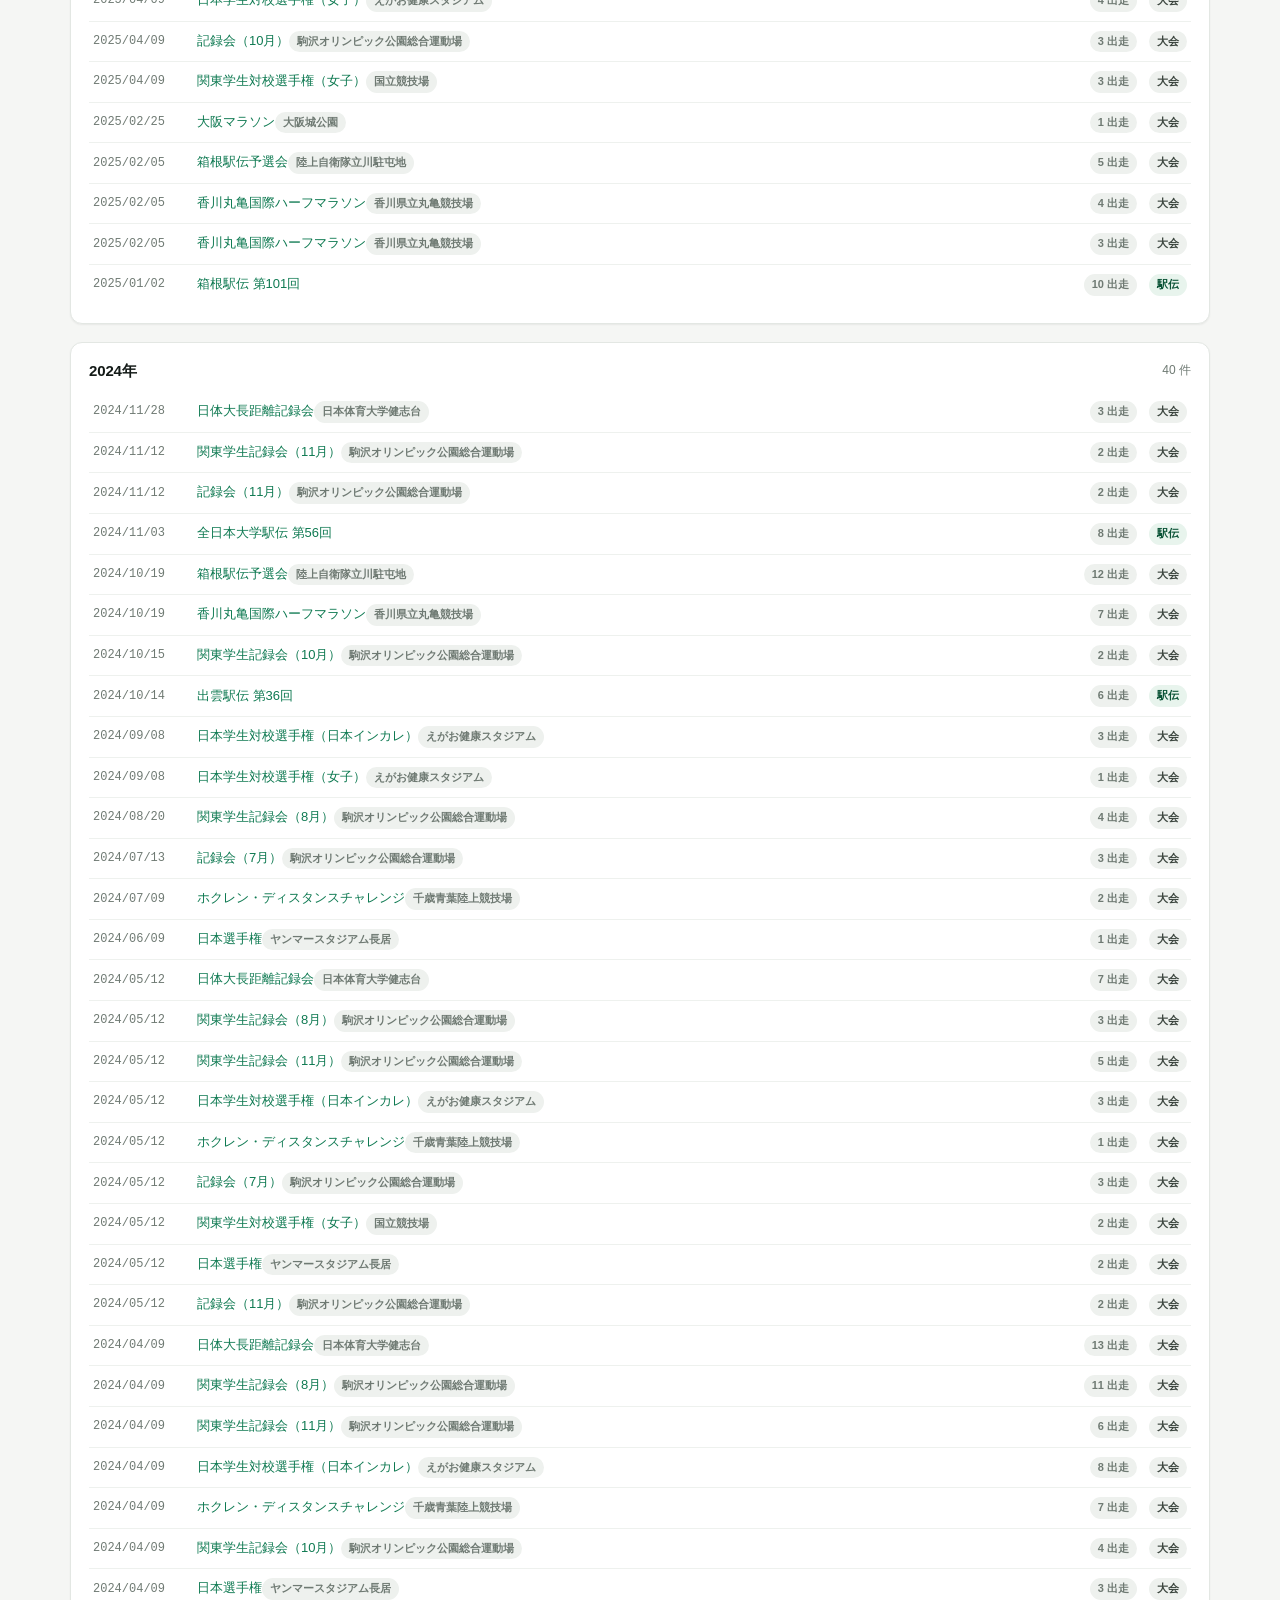
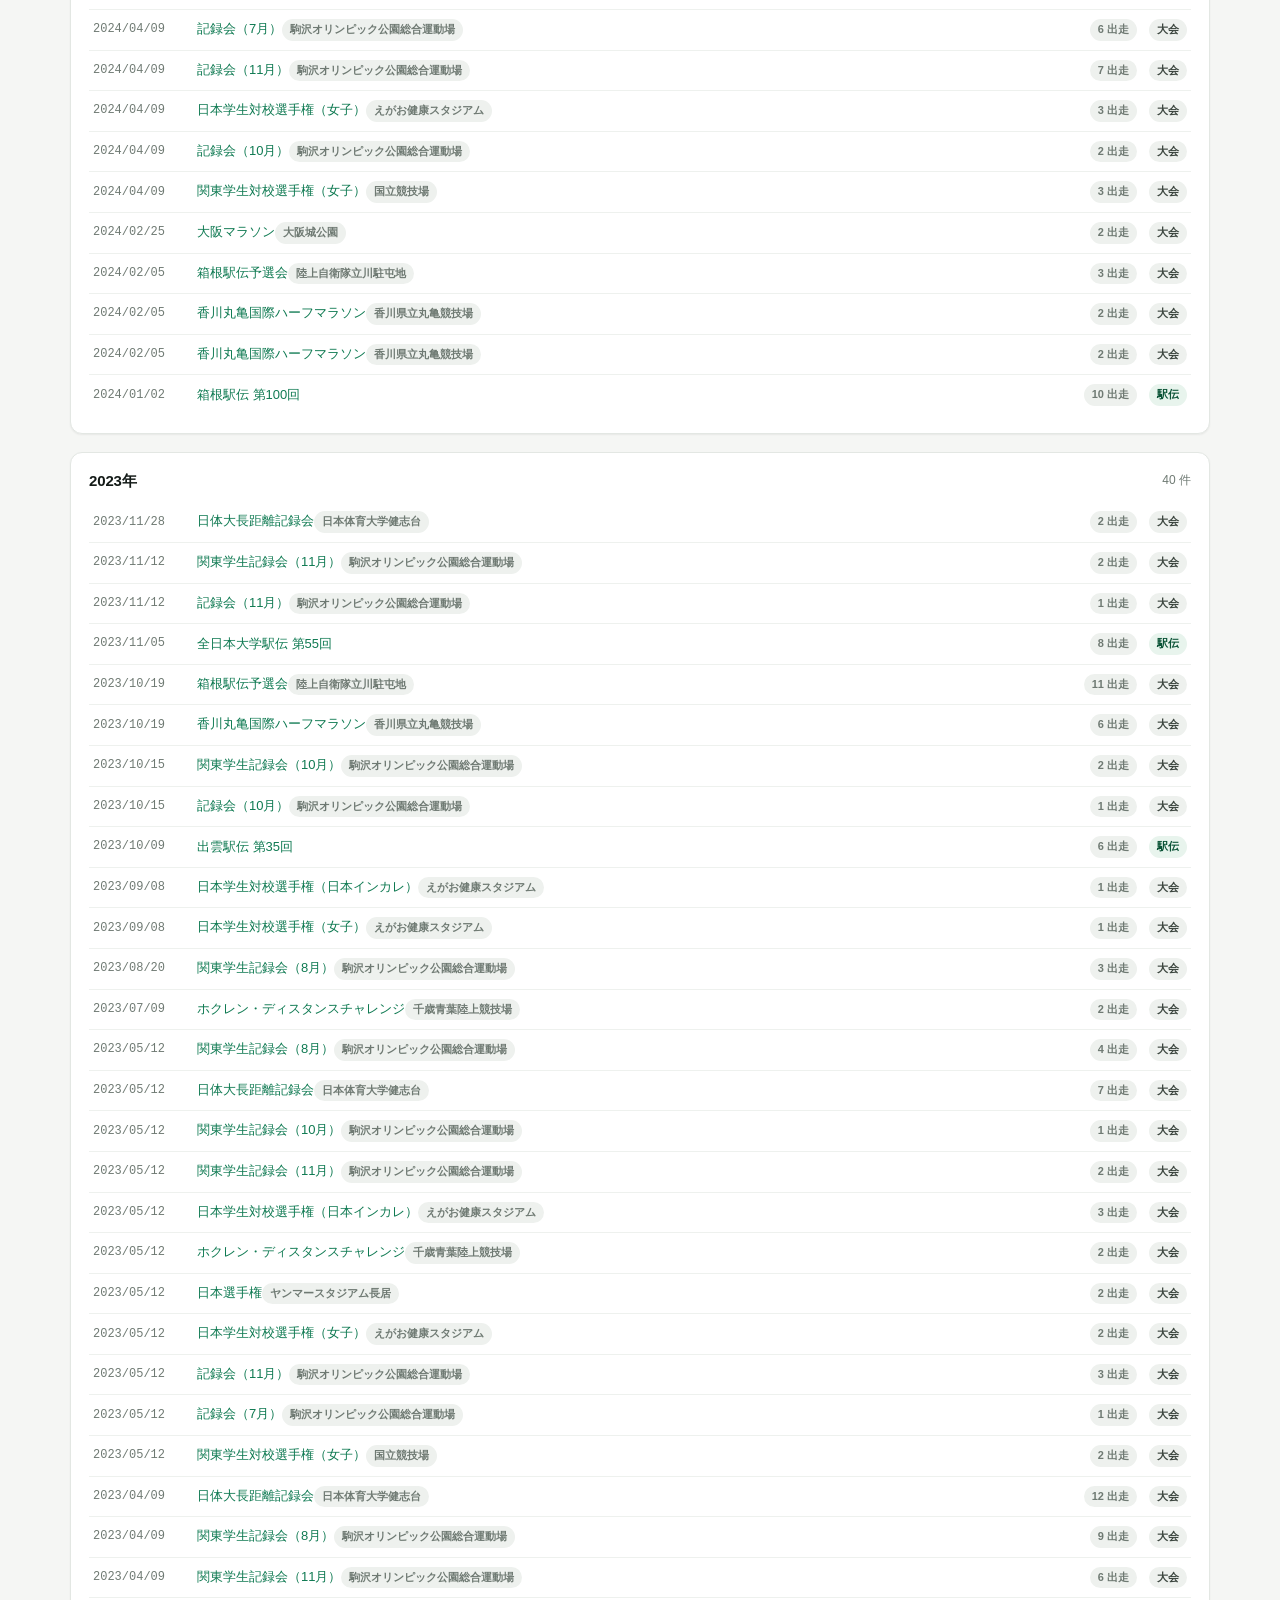
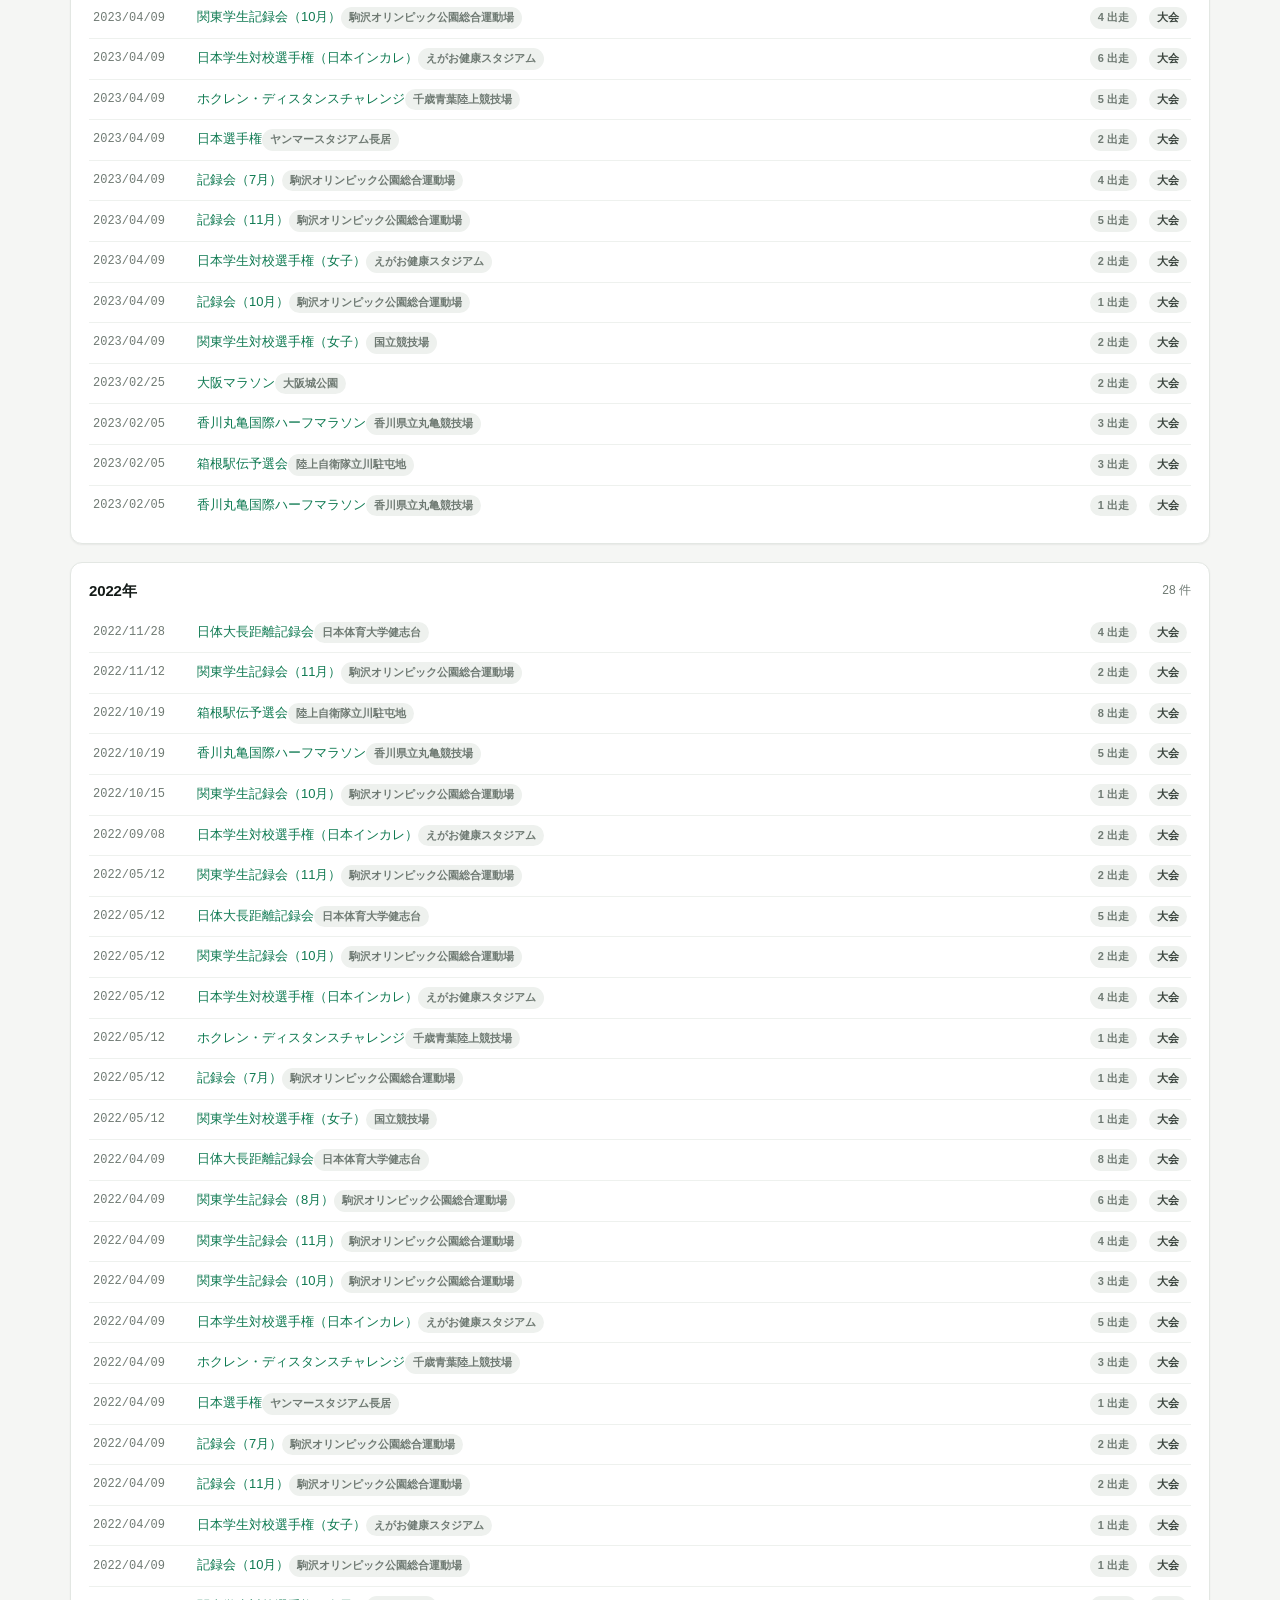
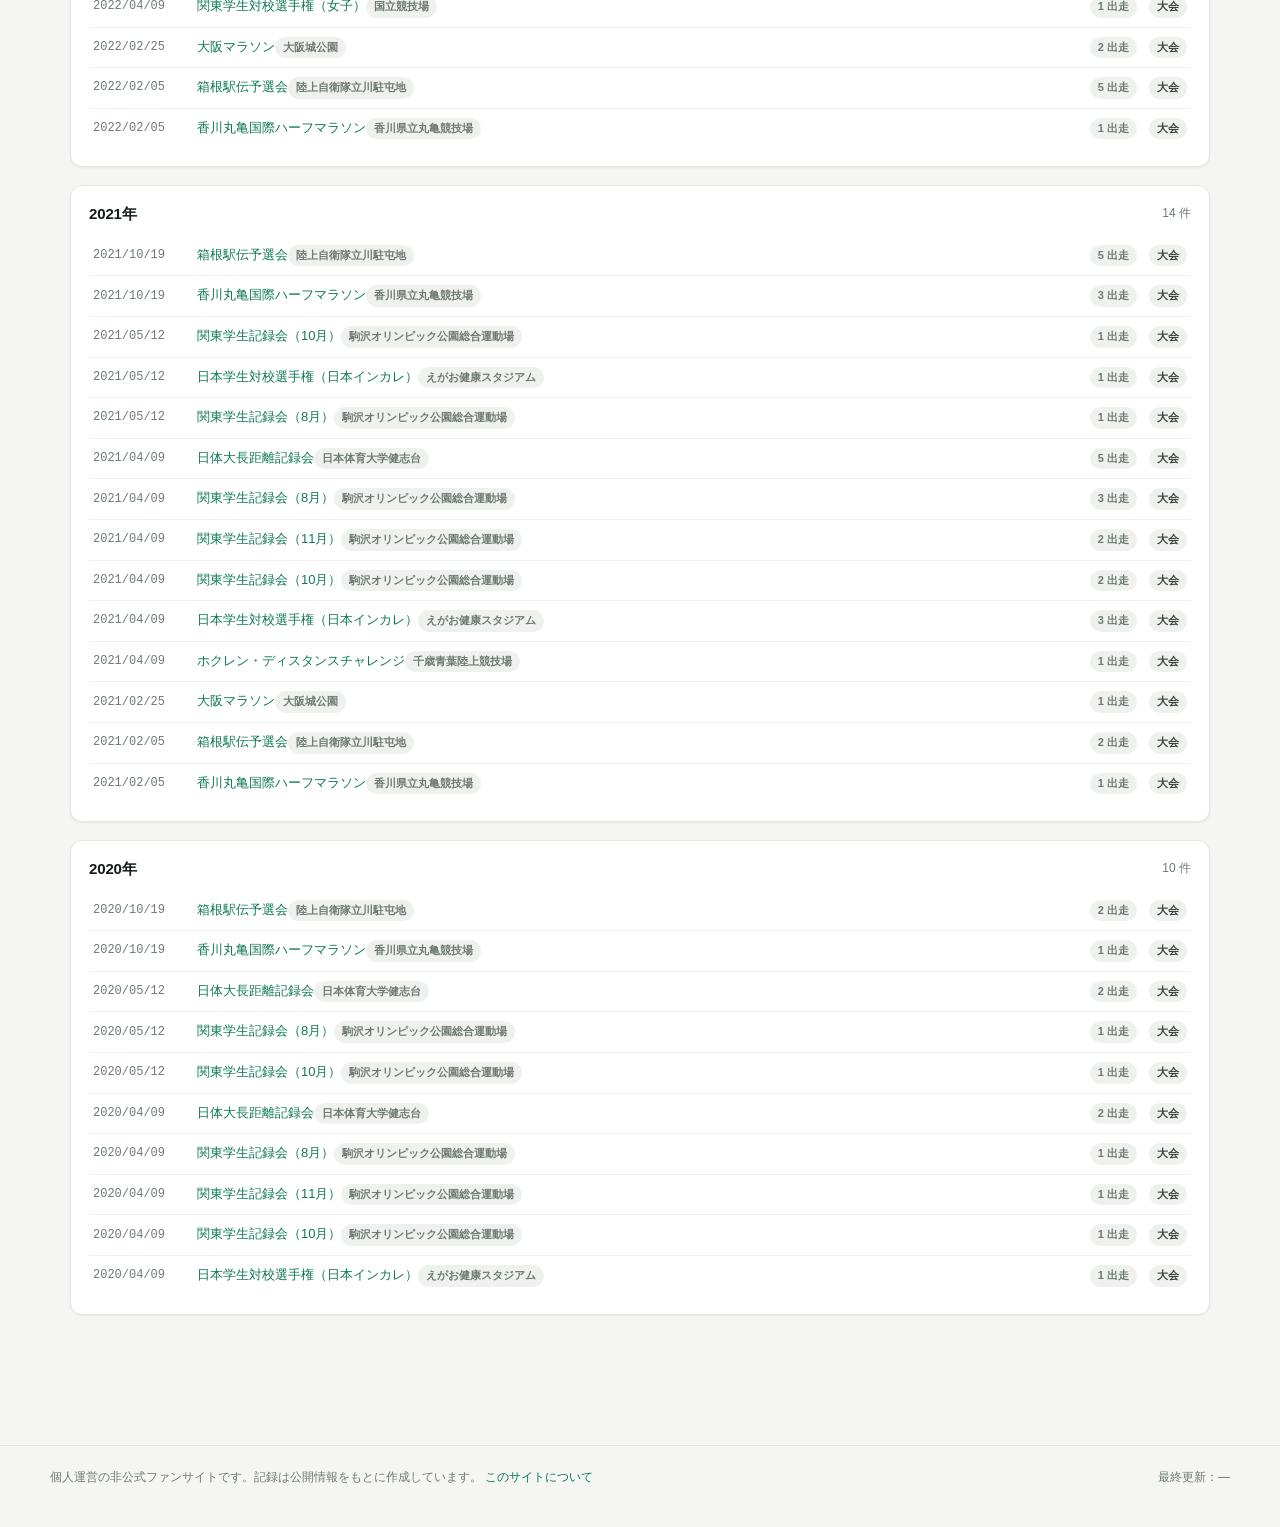
<file: races.html>
<!doctype html>
<html lang="ja">
<head>
<meta charset="utf-8">
<meta name="viewport" content="width=device-width, initial-scale=1">
<title>大会・記録会 | 青山学院大学 陸上競技部 データベース</title>
<link rel="stylesheet" href="assets/style.css">
</head>
<body>
<header data-site-header></header>

<main>
  <section class="page-head">
    <div class="breadcrumb"><a href="index.html" data-i18n="nav.overview">概況</a> / <span data-i18n="rc.title">大会・記録会</span></div>
    <h1 data-i18n="rc.title">大会・記録会</h1>
    <p data-i18n="rc.desc">収録している大会・記録会・駅伝の一覧。</p>
  </section>

  <div id="out"></div>
</main>

<footer data-site-footer></footer>

<script src="assets/i18n.js"></script>
<script src="data/data.js"></script>
<script src="assets/store.js"></script>
<script src="assets/ui.js"></script>
<script>
const { loadStore } = window.AGUStore;
const { mountLayout, fmtDate, esc } = window.AGUUI;
const { t, onLang } = window.AGUi18n;

(async () => {

mountLayout("races.html");
const store = await loadStore();

function render() {
  document.title = t("rc.title") + " | " + t("brand.title");
  const out = document.getElementById("out");
  out.textContent = "";

  const items = [
    ...store.competitions.map((c) => ({ kind: "race", id: c.id, name: c.name, date: c.date, location: c.location, count: (store.recordsByCompetition.get(c.id) || []).length })),
    ...store.ekidenRounds.map((r) => ({
      kind: "ekiden", id: r.id,
      name: (store.ekidenItemById.get(r.ekidenItemId)?.name || "") + " " + r.round,
      date: r.date, location: "", count: (store.ekidenRecordsByRound.get(r.id) || []).length,
    })),
  ].sort((a, b) => (b.date || "").localeCompare(a.date || ""));

  if (!items.length) {
    out.innerHTML = `<div class="card empty">${t("rc.noRaces")}</div>`;
    return;
  }

  const byYear = new Map();
  for (const x of items) {
    const y = String(x.date || "").slice(0, 4) || "—";
    if (!byYear.has(y)) byYear.set(y, []);
    byYear.get(y).push(x);
  }

  for (const [year, list] of byYear) {
    const sec = document.createElement("section");
    sec.style.marginBottom = "18px";
    const card = document.createElement("div");
    card.className = "card";
    card.innerHTML = `<div class="card-title"><h3>${year}${t("common.year")}</h3>
      <span class="hint">${list.length} ${t("common.race")}</span></div>`;
    const rows = document.createElement("div");
    rows.className = "list-rows";
    for (const x of list) {
      const href = x.kind === "ekiden" ? `race.html?type=ekiden&id=${x.id}` : `race.html?type=competition&id=${x.id}`;
      const a = document.createElement("a");
      a.className = "row-item";
      a.href = href;
      a.innerHTML = `<span class="date">${fmtDate(x.date)}</span>
        <span class="txt">${esc(x.name)}${x.location ? `<span class="badge dim">${esc(x.location)}</span>` : ""}</span>
        <span class="badge dim">${x.count} ${t("rc.participants")}</span>
        <span class="badge ${x.kind === "ekiden" ? "green" : ""}">${x.kind === "ekiden" ? t("rc.kindEkiden") : t("rc.kindRace")}</span>`;
      rows.append(a);
    }
    card.append(rows);
    sec.append(card);
    out.append(sec);
  }
}

render();
onLang(render);
})();
</script>
</body>
</html>
</file>
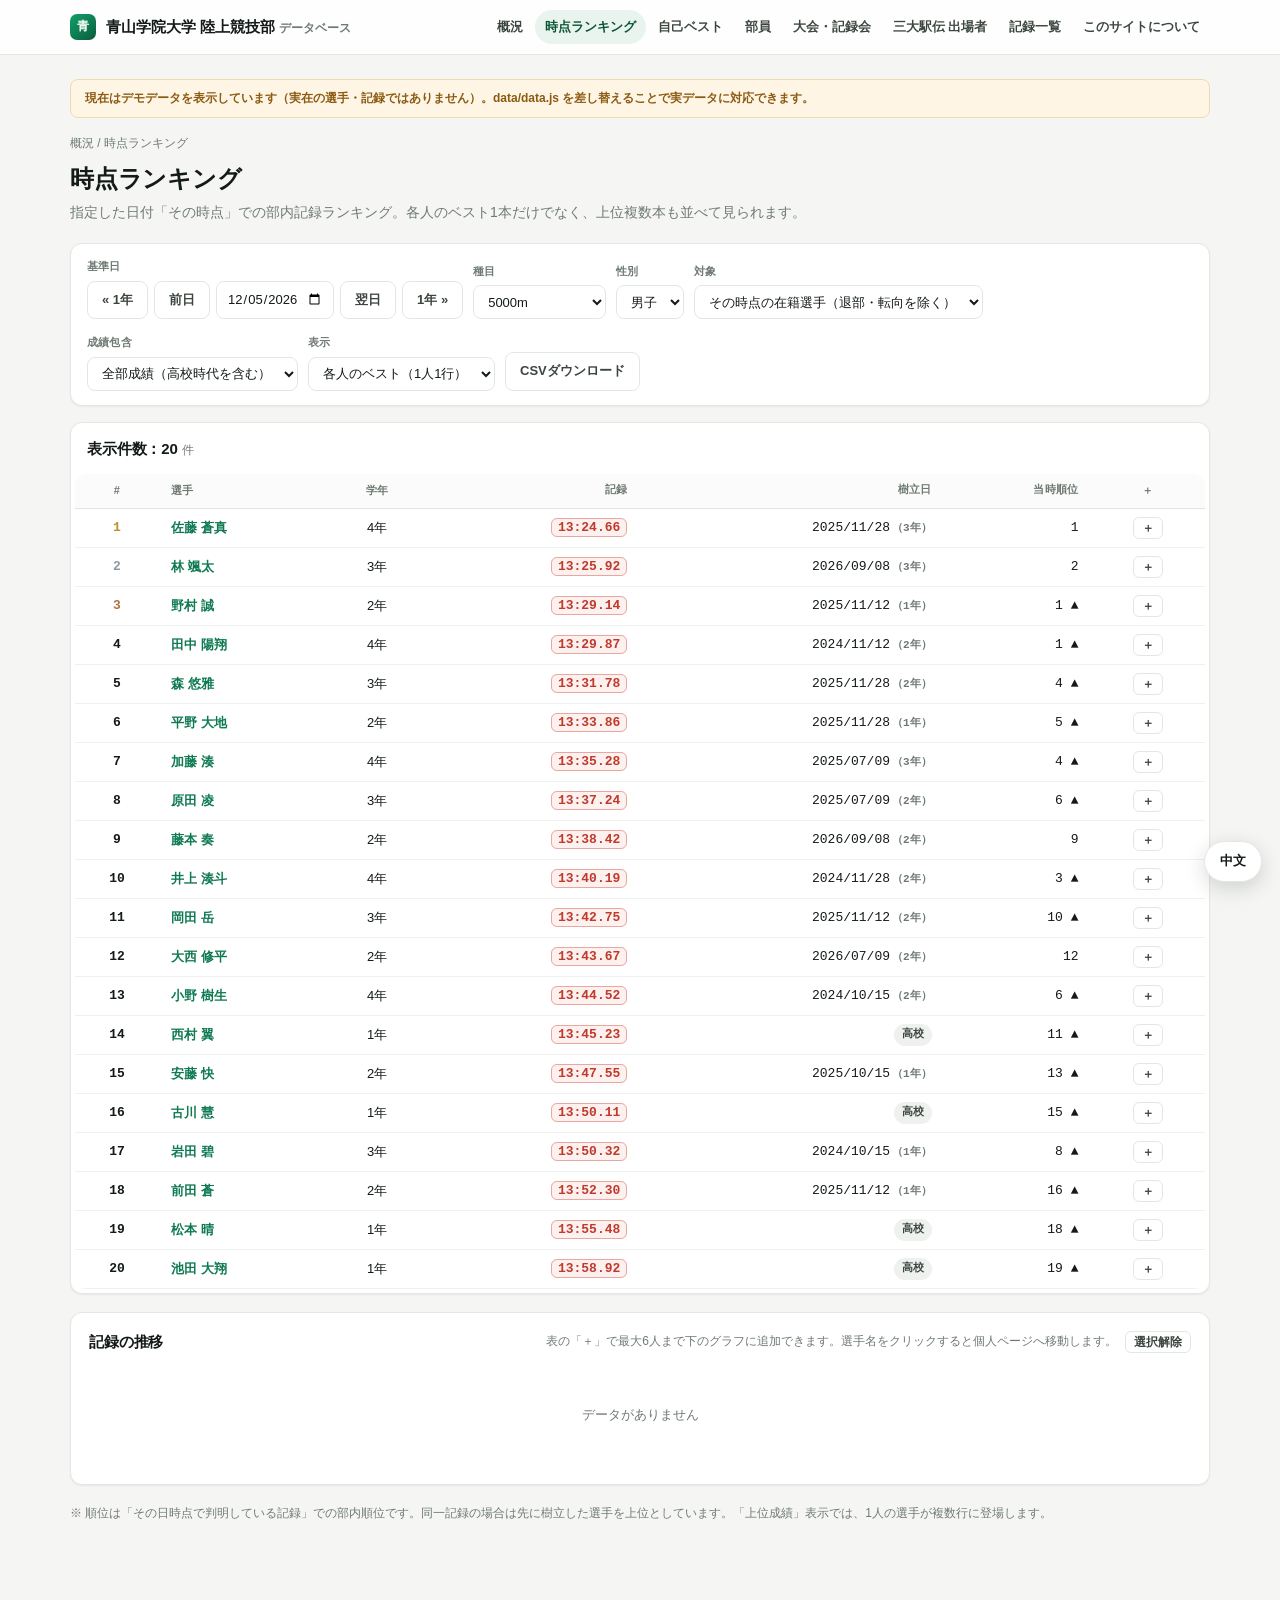
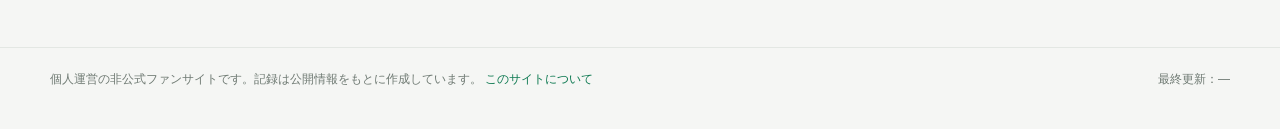
<file: rankings.html>
<!doctype html>
<html lang="ja">
<head>
<meta charset="utf-8">
<meta name="viewport" content="width=device-width, initial-scale=1">
<title>時点ランキング | 青山学院大学 陸上競技部 データベース</title>
<link rel="stylesheet" href="assets/style.css">
</head>
<body>
<header data-site-header></header>

<main>
  <section class="page-head">
    <div class="breadcrumb"><a href="index.html" data-i18n="nav.overview">概況</a> / <span data-i18n="rk.title">時点ランキング</span></div>
    <h1 data-i18n="rk.title">時点ランキング</h1>
    <p data-i18n="rk.desc">指定した日付「その時点」での部内記録ランキング。</p>
  </section>

  <section class="controls">
    <div class="field">
      <label data-i18n="rk.date">基準日</label>
      <div style="display:flex;gap:6px;align-items:center;flex-wrap:wrap">
        <button class="btn ghost" id="prevYear" data-i18n="rk.prevYear">« 1年</button>
        <button class="btn ghost" id="prevDay" data-i18n="rk.prevDay">前日</button>
        <input type="date" id="dateInput">
        <button class="btn ghost" id="nextDay" data-i18n="rk.nextDay">翌日</button>
        <button class="btn ghost" id="nextYear" data-i18n="rk.nextYear">1年 »</button>
      </div>
    </div>
    <div class="field">
      <label data-i18n="common.item">種目</label>
      <select id="itemSel"></select>
    </div>
    <div class="field">
      <label data-i18n="rk.sex">性別</label>
      <select id="sexSel">
        <option value="男" data-i18n="common.men">男子</option>
        <option value="女" data-i18n="common.women">女子</option>
      </select>
    </div>
    <div class="field">
      <label data-i18n="rk.scope">対象</label>
      <select id="scopeSel">
        <option value="active" data-i18n="rk.scopeActive">その時点の在籍選手（退部・転向を除く）</option>
        <option value="member" data-i18n="rk.scopeMember">その時点の在籍部員（退部・転向も含む）</option>
        <option value="all" data-i18n="rk.scopeAll">歴代全員（OB・OG含む）</option>
      </select>
    </div>
    <div class="field">
      <label data-i18n="rk.include">成績包含</label>
      <select id="includeSel">
        <option value="all" data-i18n="rk.includeAll">全部成績（高校時代を含む）</option>
        <option value="enrolled" data-i18n="rk.includeEnrolled">在学中のみ</option>
      </select>
    </div>
    <div class="field">
      <label data-i18n="rk.mode">表示</label>
      <select id="modeSel">
        <option value="best" data-i18n="rk.modeBest">各人のベスト（1人1行）</option>
        <option value="top" data-i18n="rk.modeTop">上位成績（1人複数行）</option>
        <option value="all" data-i18n="rk.modeAll">全成績（1人複数行）</option>
      </select>
    </div>
    <div class="field" id="perField">
      <label data-i18n="rk.per">1人あたり</label>
      <select id="perSel">
        <option value="1" data-i18n="rk.per1">上位1本</option>
        <option value="2" data-i18n="rk.per2">上位2本</option>
        <option value="3" data-i18n="rk.per3">上位3本</option>
        <option value="5" data-i18n="rk.per5">上位5本</option>
        <option value="10" data-i18n="rk.per10">上位10本</option>
        <option value="999" data-i18n="rk.perAll">全部</option>
      </select>
    </div>
    <div class="field">
      <label>&nbsp;</label>
      <button class="btn ghost" id="csvBtn" data-i18n="rk.csv">CSVダウンロード</button>
    </div>
  </section>

  <section class="card pad-0" style="margin-bottom:18px">
    <div class="card-title" style="padding:16px 16px 0">
      <h3><span data-i18n="rk.resultCount">表示件数</span>：<span id="rowCount">0</span> <span class="hint" data-i18n="rk.rows">件</span></h3>
    </div>
    <div style="padding:4px" id="rankTable"></div>
  </section>

  <section class="card" style="margin-bottom:18px">
    <div class="card-title">
      <h3 data-i18n="rk.chart">記録の推移</h3>
      <div style="display:flex;gap:8px;align-items:center">
        <span class="hint" data-i18n="rk.chartNote">表の「＋」で最大6人まで下のグラフに追加できます。</span>
        <button class="btn ghost mini" id="chartClear" data-i18n="rk.clear">選択解除</button>
      </div>
    </div>
    <div id="chartBox"></div>
  </section>

  <p class="footnote" data-i18n="rk.footnote">
    ※ 順位は「その日時点で判明している記録」での部内順位です。
  </p>
</main>

<footer data-site-footer></footer>

<script src="assets/i18n.js"></script>
<script src="data/data.js"></script>
<script src="assets/store.js"></script>
<script src="assets/ui.js"></script>
<script>
const { loadStore, ITEM_ORDER, scoreText, formatScore, parseScore } = window.AGUStore;
const { mountLayout, renderTable, fmtDateCell, qs, lineChart, esc } = window.AGUUI;
const { t, onLang } = window.AGUi18n;

(async () => {

mountLayout("rankings.html");
const store = await loadStore();

const today = new Date();
const iso = (d) => `${d.getFullYear()}-${String(d.getMonth() + 1).padStart(2, "0")}-${String(d.getDate()).padStart(2, "0")}`;
const todayISO = iso(today);

const state = {
  date: qs("date") || todayISO,
  item: qs("item") || "five_5000m",
  sex: qs("sex") || "男",
  scope: qs("scope") || "active",
  include: qs("include") || "all",
  mode: qs("mode") || "best",
  per: Math.min(999, Math.max(1, +qs("per") || 1)),
  chartIds: [],
};

const $ = (id) => document.getElementById(id);

const itemsForSex = () => ITEM_ORDER.filter((k) =>
  store.records.some((r) => r.item === k && (store.student(r.studentId)?.sex || "男") === state.sex));

function syncUrl() {
  const p = new URLSearchParams();
  p.set("date", state.date); p.set("item", state.item); p.set("sex", state.sex);
  p.set("scope", state.scope); p.set("include", state.include); p.set("mode", state.mode);
  if (state.mode !== "best") p.set("per", state.per);
  history.replaceState(null, "", "?" + p.toString());
}

function shiftDate(days, years = 0) {
  const d = new Date(state.date + "T00:00:00");
  d.setDate(d.getDate() + days);
  if (years) d.setFullYear(d.getFullYear() + years);
  state.date = iso(d);
}

function computeRows() {
  if (state.mode === "best") {
    return store.rankingAsOf(state.date, state.item, { scope: state.scope, include: state.include, sex: state.sex })
      .map((r) => ({ ...r, grade: r.grade, delta: r.rankAtPb, isPB: true }));
  }
  const pool = state.scope === "all"
    ? (state.sex ? store.studentsBySex(state.sex) : store.students)
    : store.rosterAsOf(state.date, { sex: state.sex, includeWithdraw: state.scope === "member" });
  const rows = [];
  for (const s of pool) {
    let list = store.recordsOf(s.id, { include: state.include })
      .filter((r) => r.item === state.item && r.isFinished !== false && r.seconds != null
        && r.date && r.date <= state.date)
      .sort((a, b) => a.seconds - b.seconds);
    if (state.mode === "top") list = list.slice(0, state.per);
    const pb = state.include === "all" ? store.pbAsOf(s.id, state.item, state.date) : null;
    for (const r of list) {
      rows.push({
        student: s, record: r, seconds: r.seconds,
        grade: store.gradeOfRecord(r, s),
        isPB: !!(pb && r.seconds === pb.seconds && r.date === pb.date),
      });
    }
  }
  rows.sort((a, b) => a.seconds - b.seconds || (a.record.date || "").localeCompare(b.record.date || ""));
  rows.forEach((r, i) => {
    r.rank = i + 1;
    r.delta = store.rankOf(r.student.id, state.item, r.record.date, state.scope, state.include, state.sex);
  });
  return rows;
}

let lastRows = [];

function render() {
  document.title = t("rk.title") + " | " + t("brand.title");

  const itemSel = $("itemSel");
  itemSel.innerHTML = itemsForSex().map((k) => `<option value="${k}">${store.itemLabel(k)}</option>`).join("");
  if (!itemsForSex().includes(state.item)) state.item = itemsForSex()[0];
  itemSel.value = state.item;

  $("dateInput").value = state.date;
  $("dateInput").max = todayISO;
  $("sexSel").value = state.sex;
  $("scopeSel").value = state.scope;
  $("includeSel").value = state.include;
  $("modeSel").value = state.mode;
  $("perSel").value = String(state.per);
  $("perField").style.display = state.mode === "best" ? "none" : "";

  const rows = computeRows();
  lastRows = rows;
  $("rowCount").textContent = rows.length;

  const isBest = state.mode === "best";
  const columns = [
    { label: t("col.rank"), cls: "mid", render: (r) => `<span class="rank">${r.rank}</span>` },
    { label: t("col.name"), cls: "name", render: (r) => `<a href="player.html?id=${r.student.id}">${r.student.name}</a>` },
    { label: t("col.grade"), cls: "mid", render: (r) => r.grade ? r.grade + t("common.year") : "—" },
    { label: t("col.record"), cls: "num", render: (r) => `<span class="time${r.isPB ? " pb-cell" : ""}">${scoreText(r.record)}</span>` },
    { label: t("col.date"), cls: "num", render: (r) => fmtDateCell(r.record, r.student) },
    { label: t("col.delta"), cls: "num", render: (r) => {
        if (r.delta == null) return "—";
        const arrow = r.delta > r.rank ? ' <span class="delta-down">▼</span>' : r.delta < r.rank ? ' <span class="delta-up">▲</span>' : "";
        return `${r.delta}${arrow}`;
      } },
  ];
  if (!isBest) {
    columns.push({
      label: t("col.comp"), render: (r) => r.record.competitionId
        ? esc(store.competitionById.get(r.record.competitionId)?.name || "—")
        : esc(r.record.competitionName || "—"),
    });
  }
  columns.push({
    label: "＋", cls: "mid", render: (r) => {
      const on = state.chartIds.includes(r.student.id);
      return `<button class="btn ghost mini ${on ? "active" : ""}" data-add="${r.student.id}">${on ? "✓" : t("rk.chartAdd")}</button>`;
    },
  });

  renderTable($("rankTable"), columns, rows, { empty: t("common.empty") });

  $("rankTable").querySelectorAll("[data-add]").forEach((b) => {
    b.addEventListener("click", () => {
      const id = +b.dataset.add;
      const i = state.chartIds.indexOf(id);
      if (i >= 0) state.chartIds.splice(i, 1);
      else if (state.chartIds.length < 6) state.chartIds.push(id);
      render();
    });
  });

  renderChart();
  syncUrl();
}

function renderChart() {
  const box = $("chartBox");
  const series = state.chartIds
    .map((id) => {
      const s = store.student(id);
      if (!s) return null;
      const hist = store.pbHistory(id, state.item, state.date, { include: state.include });
      return { name: s.name, points: hist.map((r) => ({ x: r.date, y: r.seconds, label: scoreText(r) })) };
    })
    .filter((s) => s && s.points.length);
  box.textContent = "";
  box.append(lineChart(series, { height: 300, valueFmt: (v) => formatScore(v, false) }));
}

// --- CSV ---
function csv() {
  const head = [t("col.rank"), t("col.name"), t("col.grade"), t("col.record"), t("col.date"), t("col.delta")];
  const lines = [head.join(",")];
  for (const r of lastRows) {
    const g = r.grade ? r.grade : "";
    lines.push([r.rank, r.student.name, g, scoreText(r.record).replace(/\.00$/, ""), r.record.date || "", r.delta ?? ""].join(","));
  }
  const blob = new Blob(["\ufeff" + lines.join("\r\n")], { type: "text/csv;charset=utf-8" });
  const a = document.createElement("a");
  a.href = URL.createObjectURL(blob);
  a.download = `ranking_${state.item}_${state.date}.csv`;
  a.click();
  URL.revokeObjectURL(a.href);
}

// --- 事件绑定 ---
$("itemSel").addEventListener("change", (e) => { state.item = e.target.value; render(); });
$("sexSel").addEventListener("change", (e) => { state.sex = e.target.value; render(); });
$("scopeSel").addEventListener("change", (e) => { state.scope = e.target.value; render(); });
$("includeSel").addEventListener("change", (e) => { state.include = e.target.value; render(); });
$("modeSel").addEventListener("change", (e) => { state.mode = e.target.value; render(); });
$("perSel").addEventListener("change", (e) => { state.per = +e.target.value; render(); });
$("dateInput").addEventListener("change", (e) => { if (e.target.value) { state.date = e.target.value; render(); } });
$("prevYear").addEventListener("click", () => { shiftDate(0, -1); render(); });
$("nextYear").addEventListener("click", () => { shiftDate(0, 1); render(); });
$("prevDay").addEventListener("click", () => { shiftDate(-1); render(); });
$("nextDay").addEventListener("click", () => { shiftDate(1); render(); });
$("csvBtn").addEventListener("click", csv);
$("chartClear").addEventListener("click", () => { state.chartIds = []; render(); });

render();
onLang(render);
})();
</script>
</body>
</html>
</file>
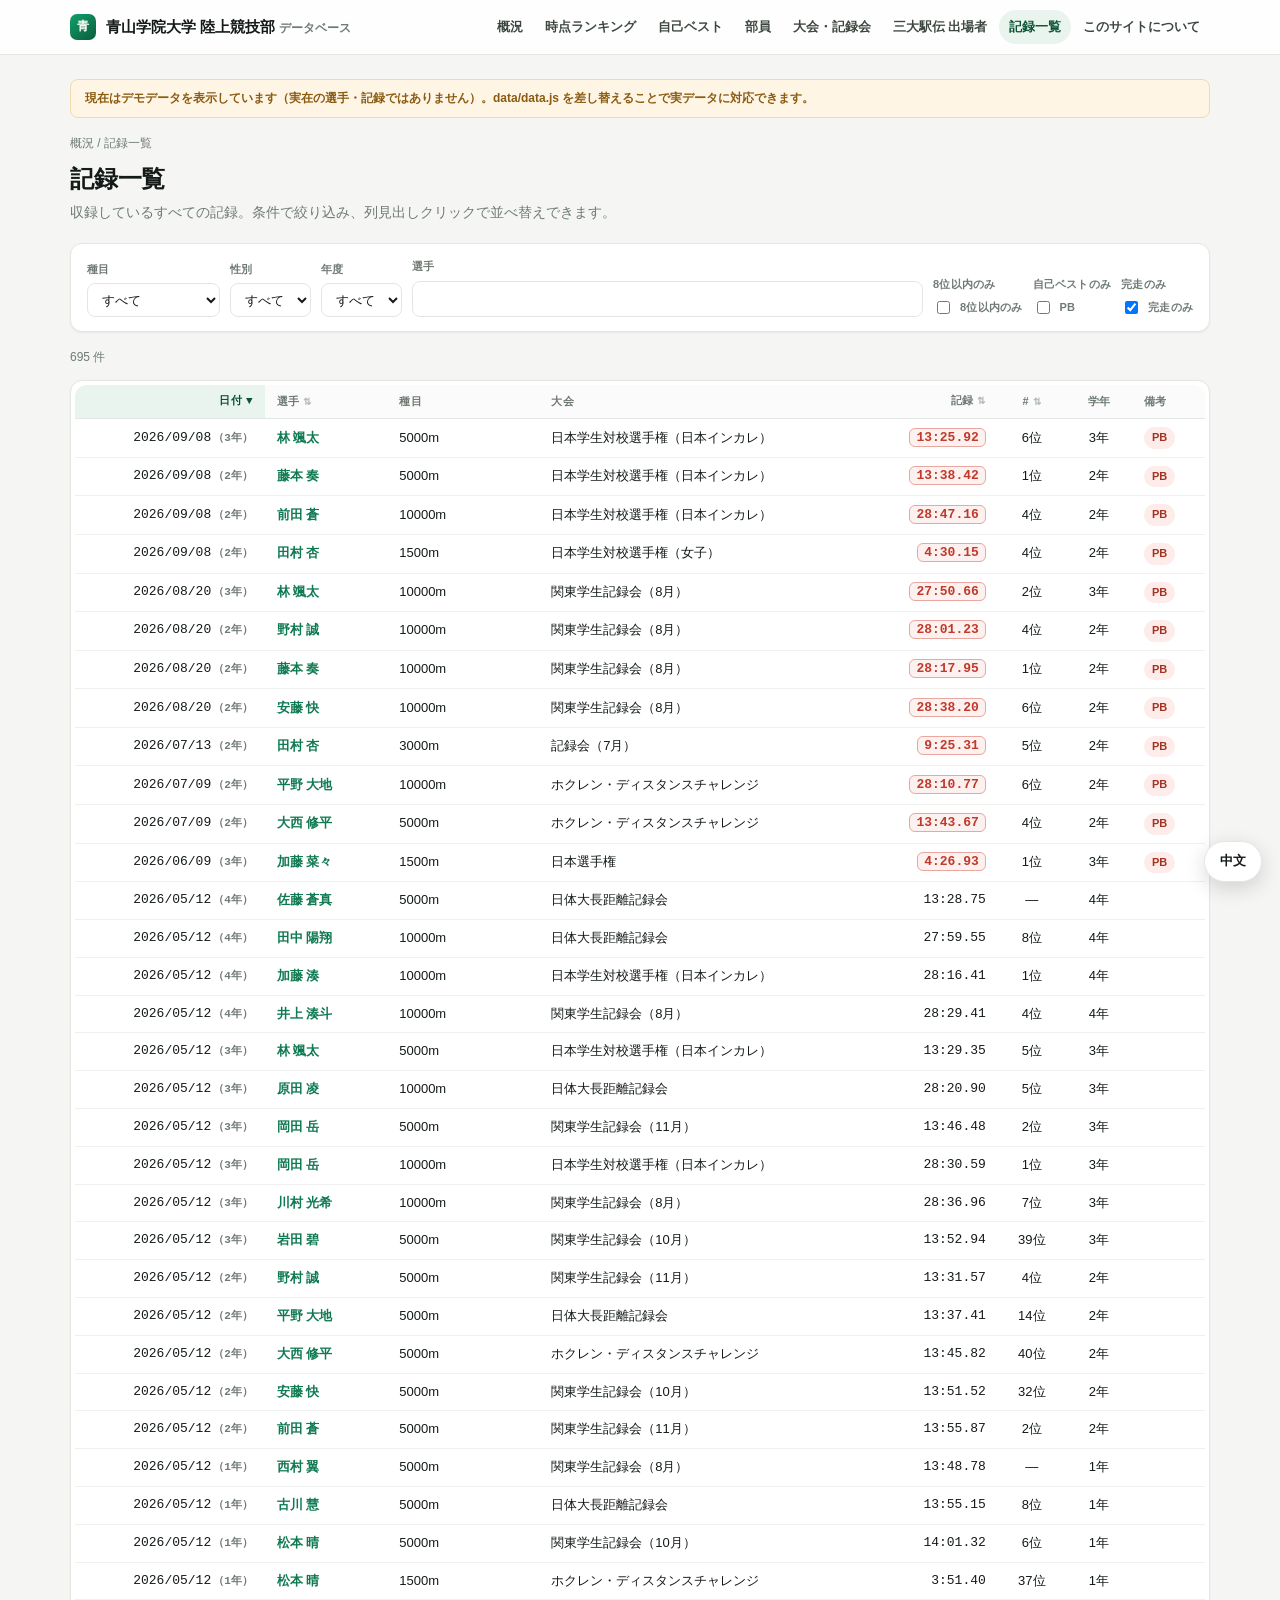
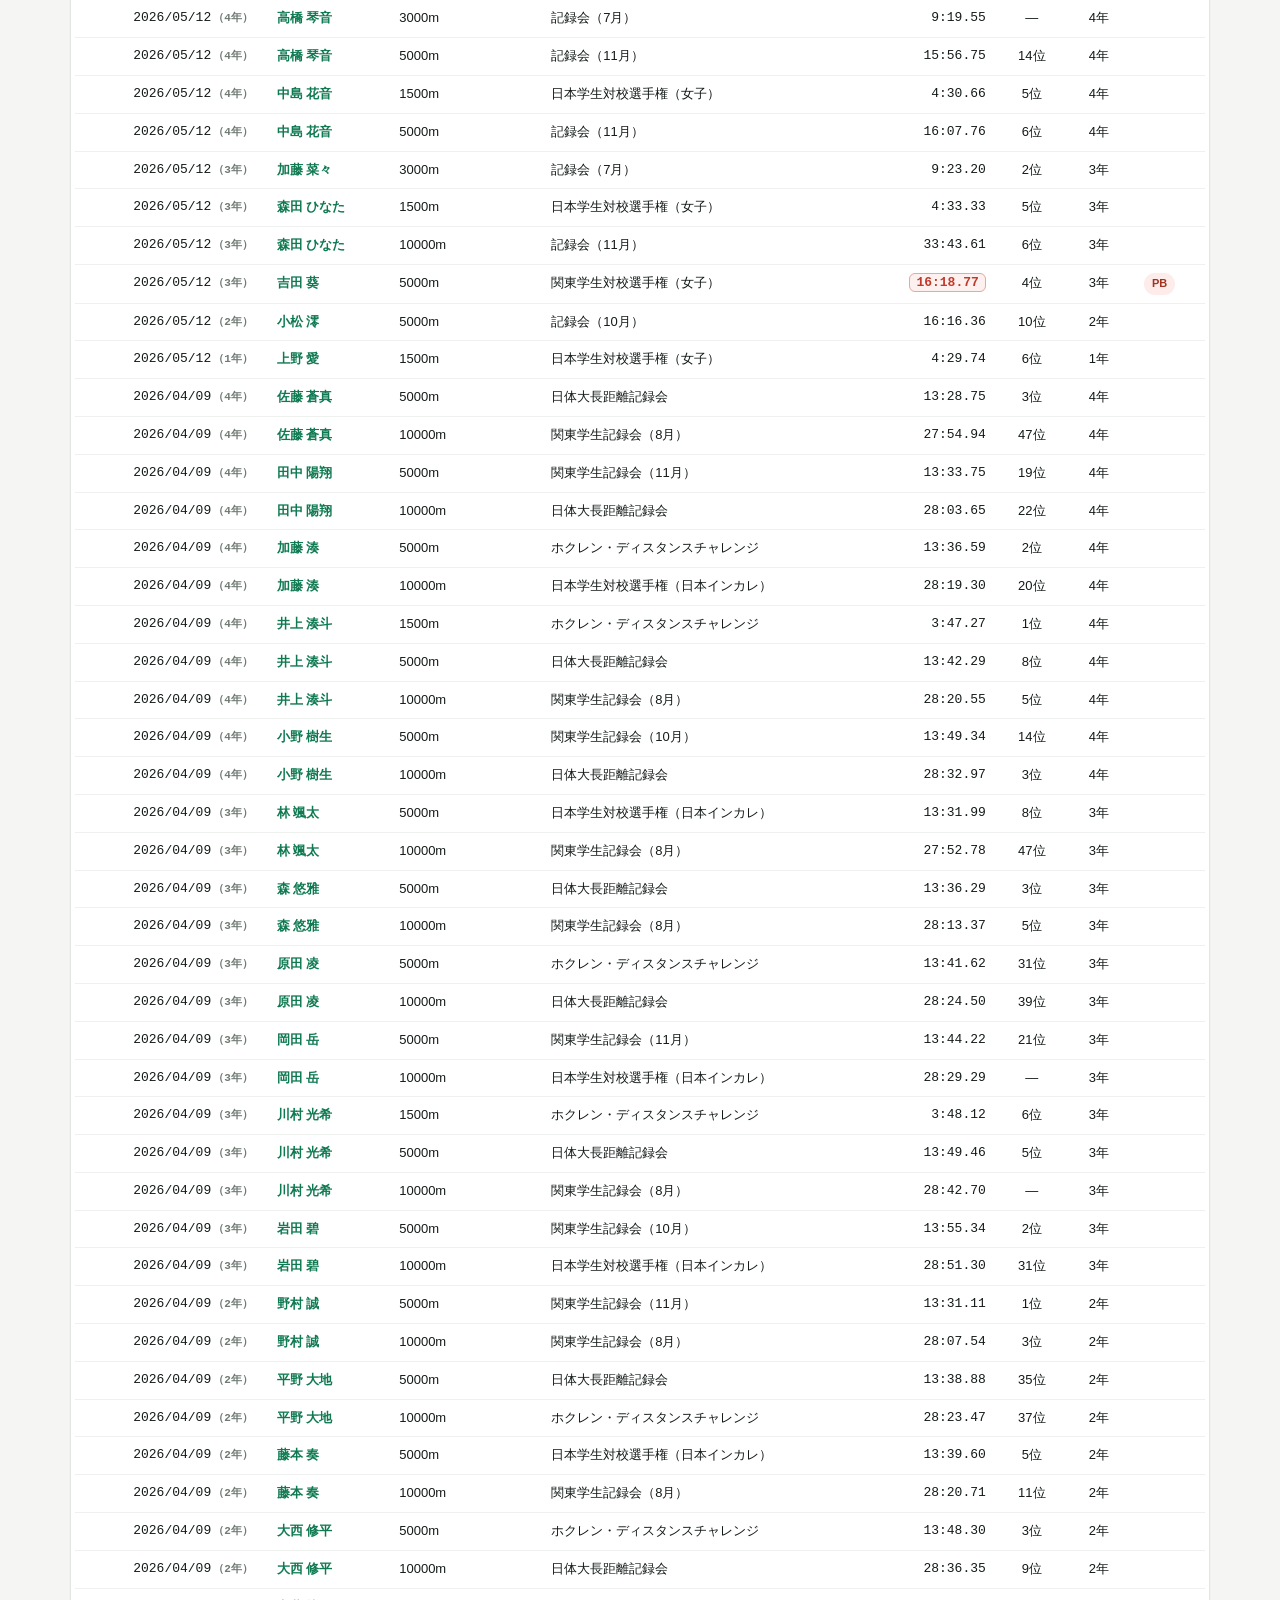
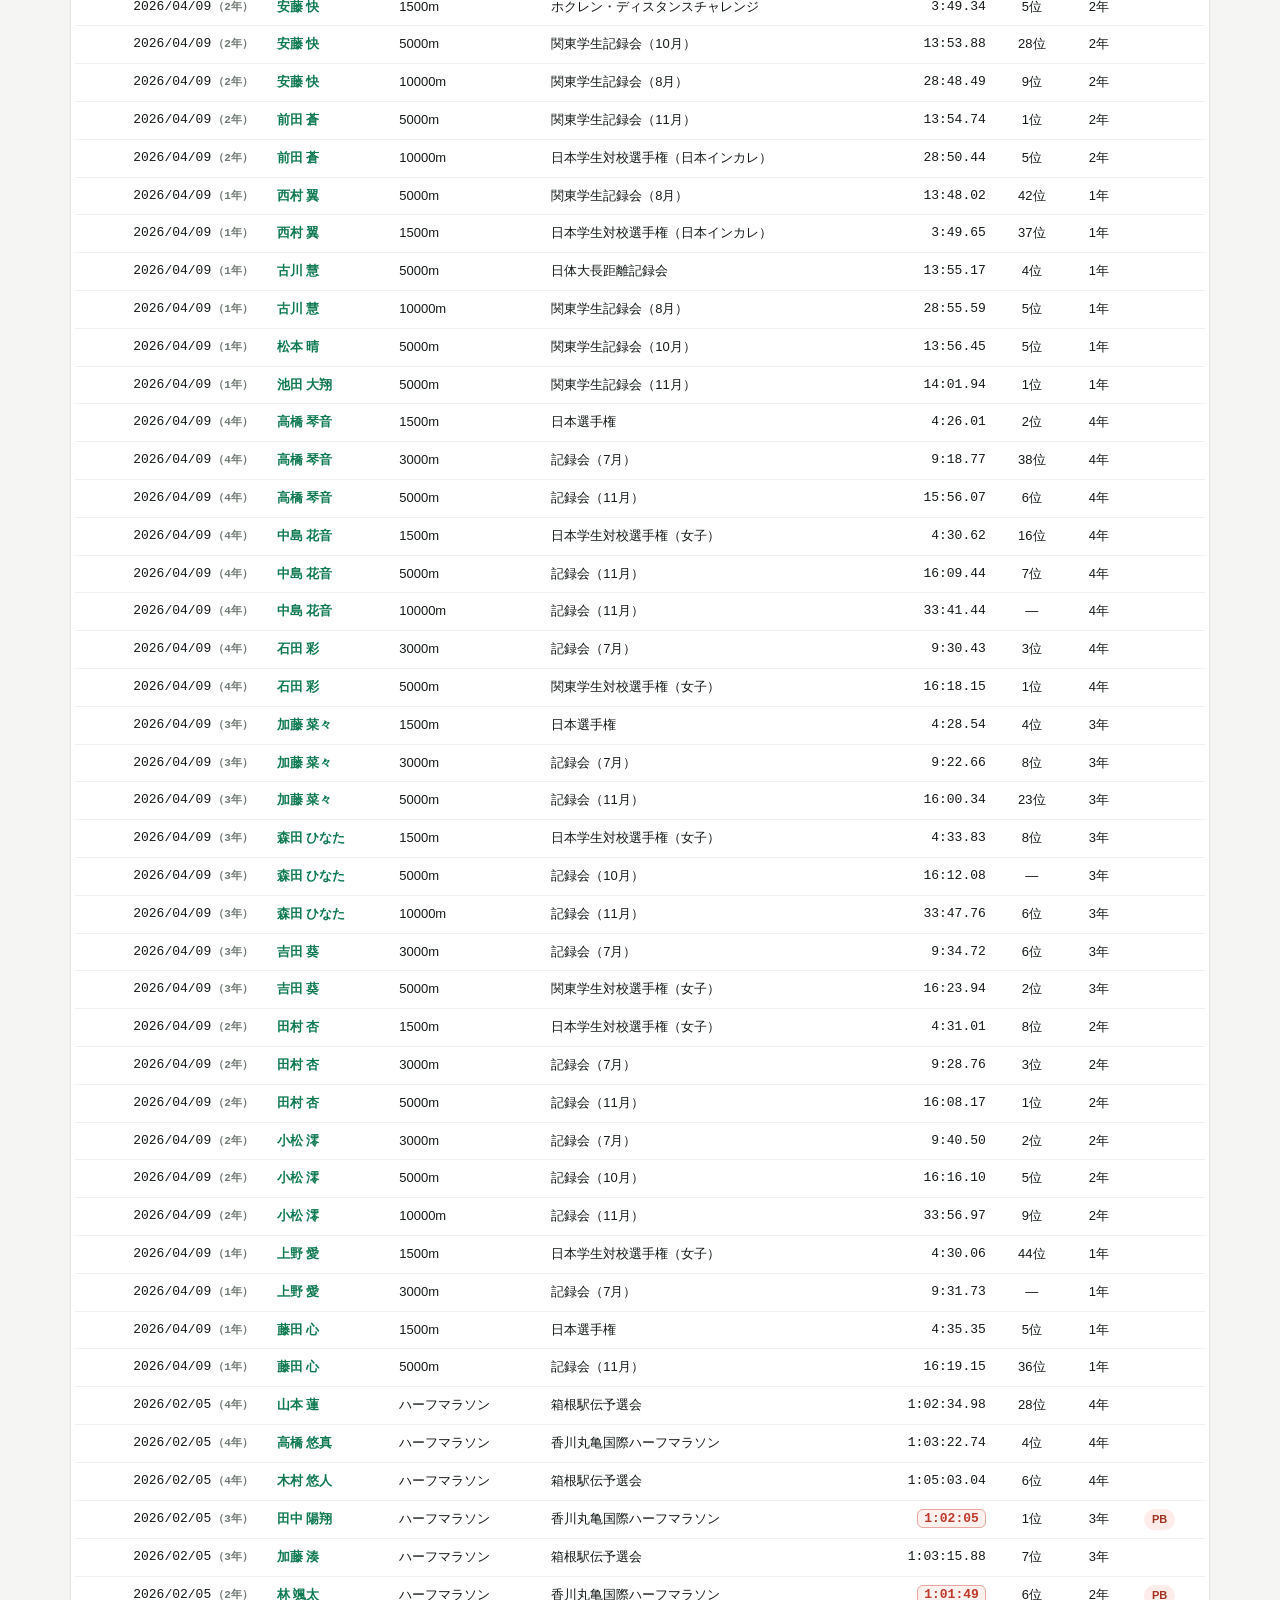
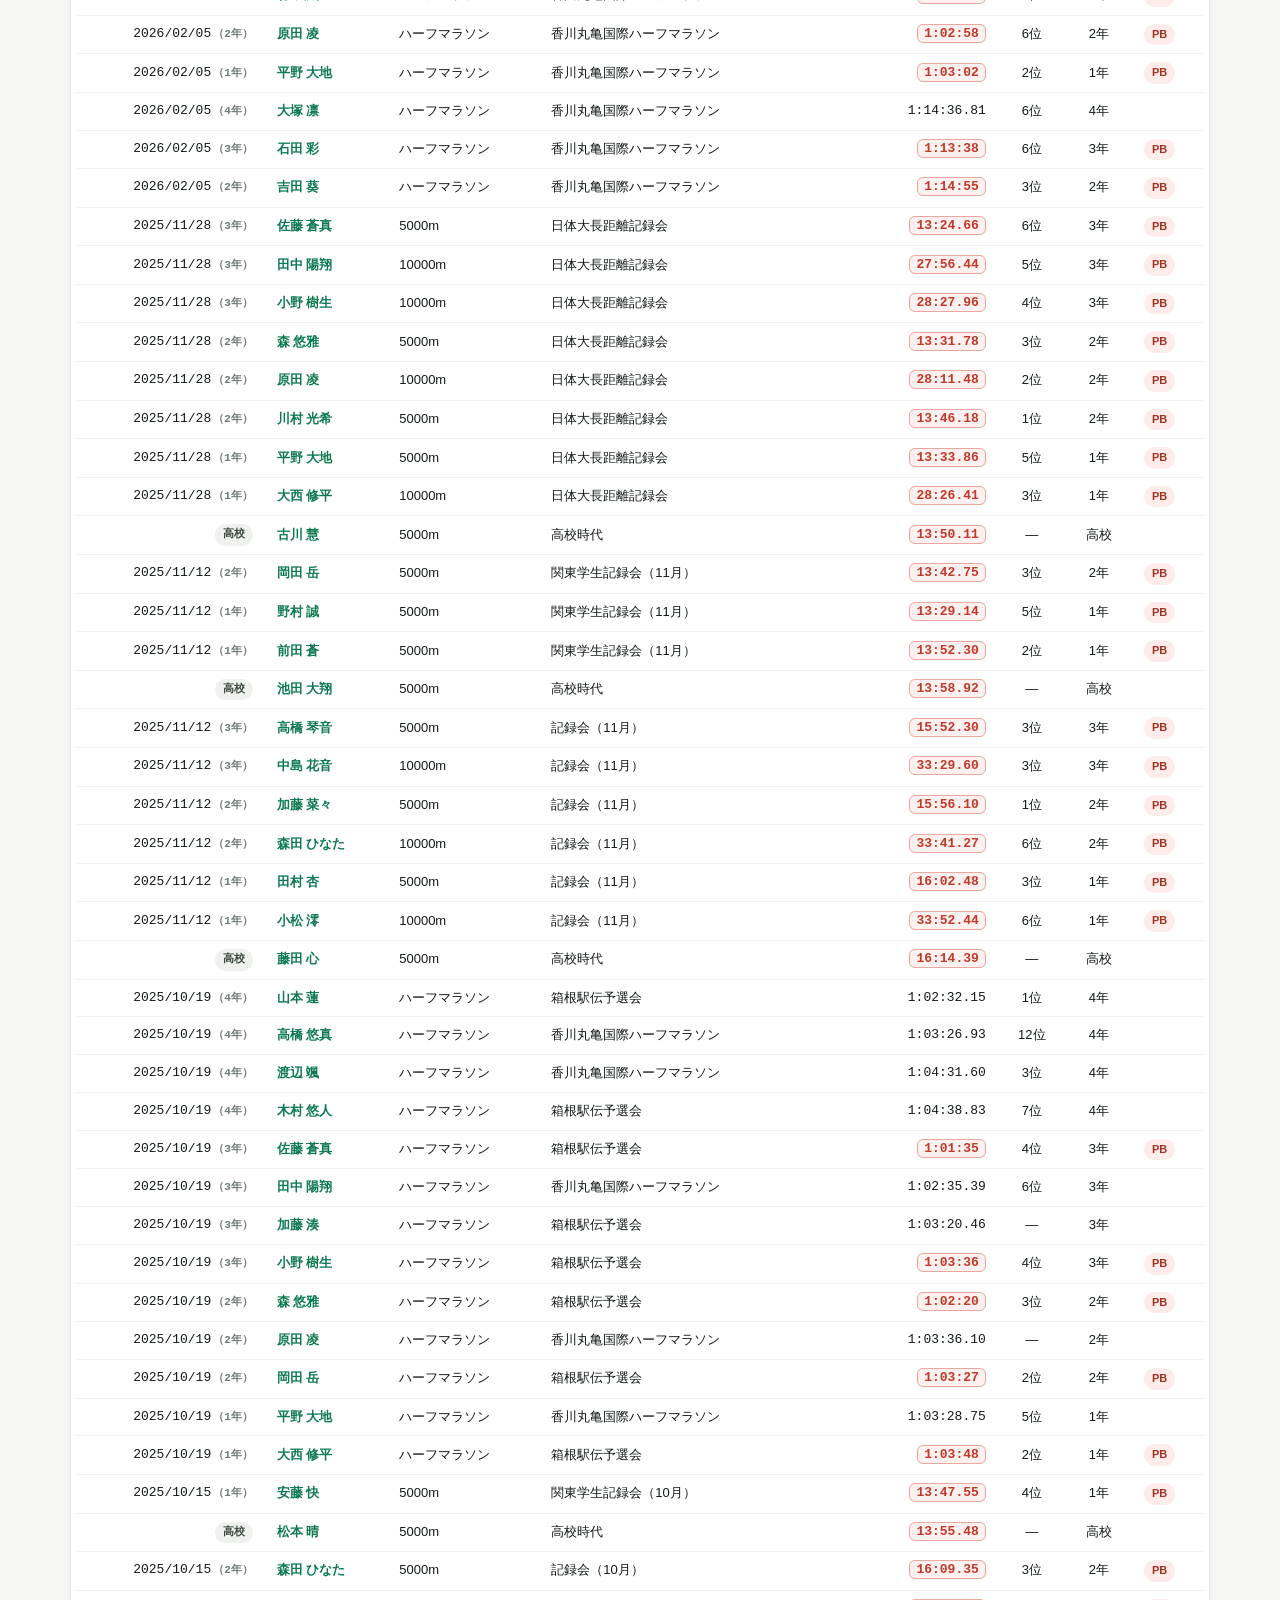
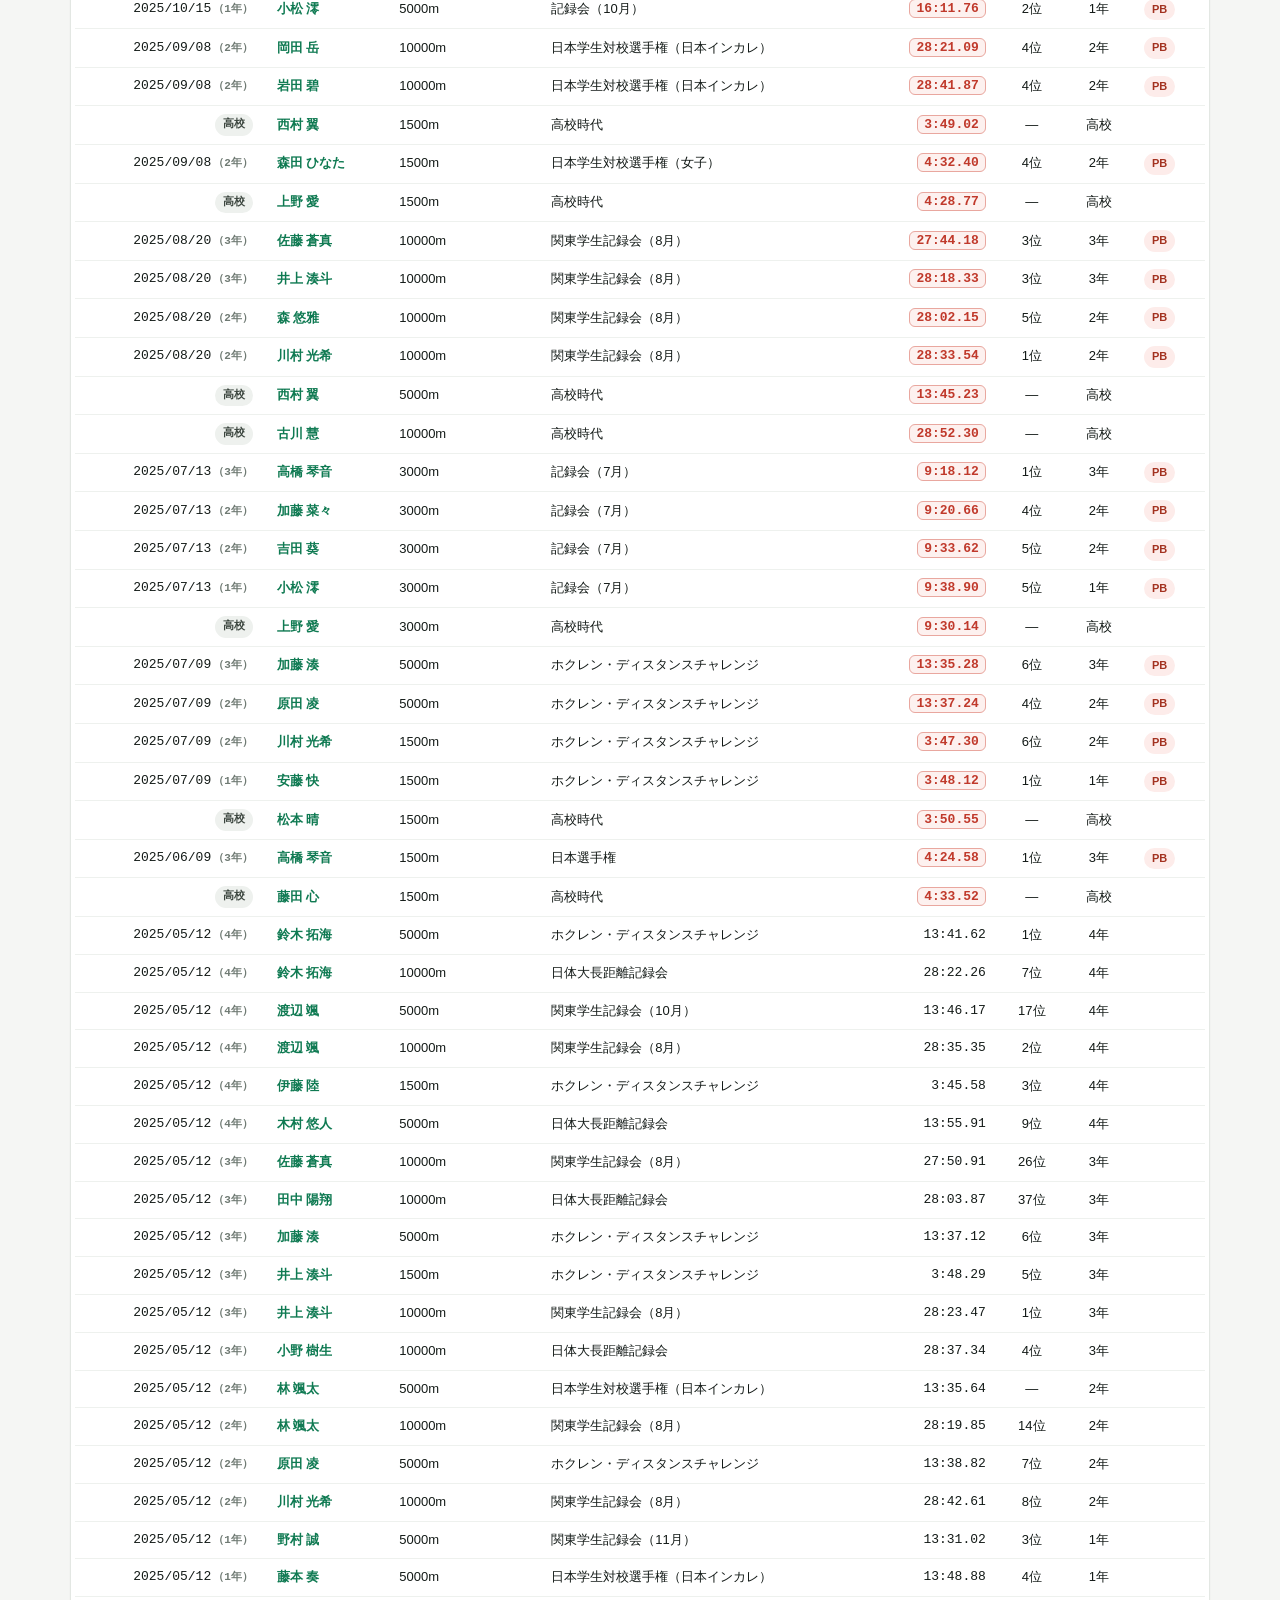
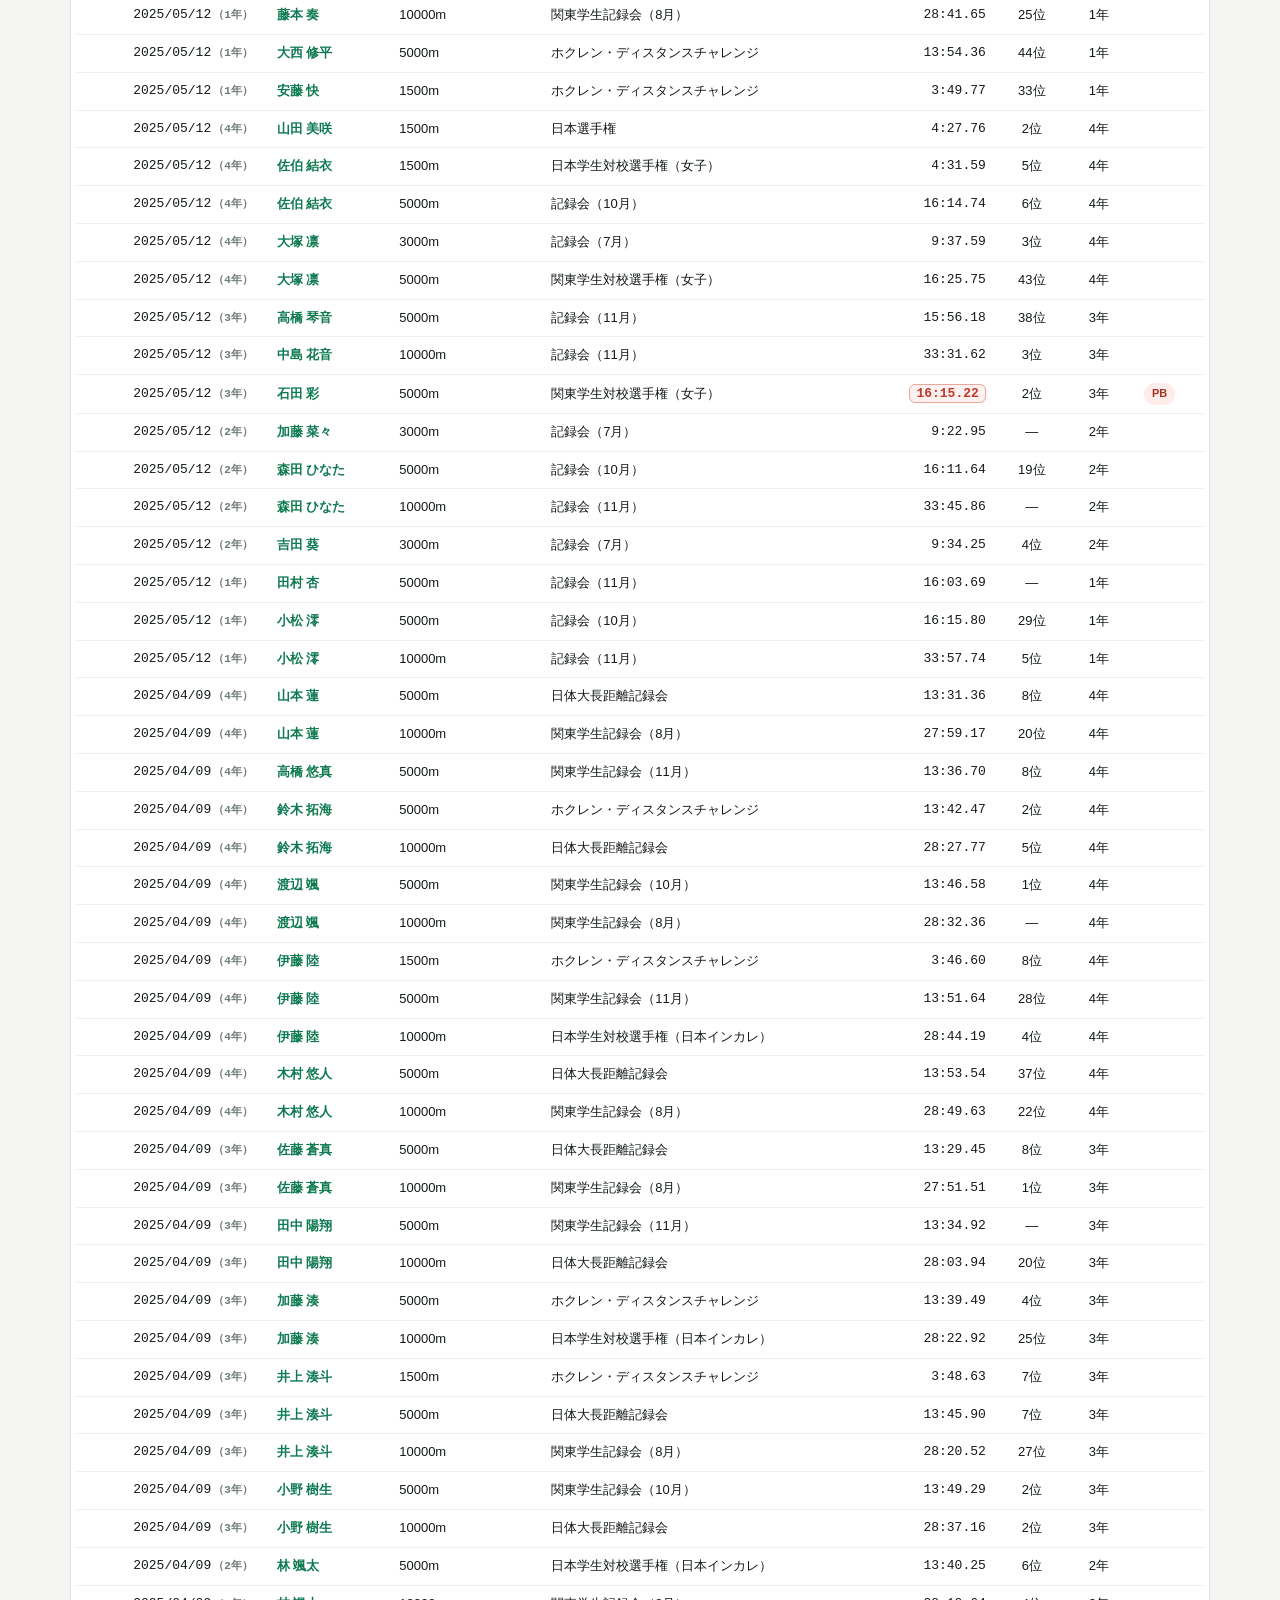
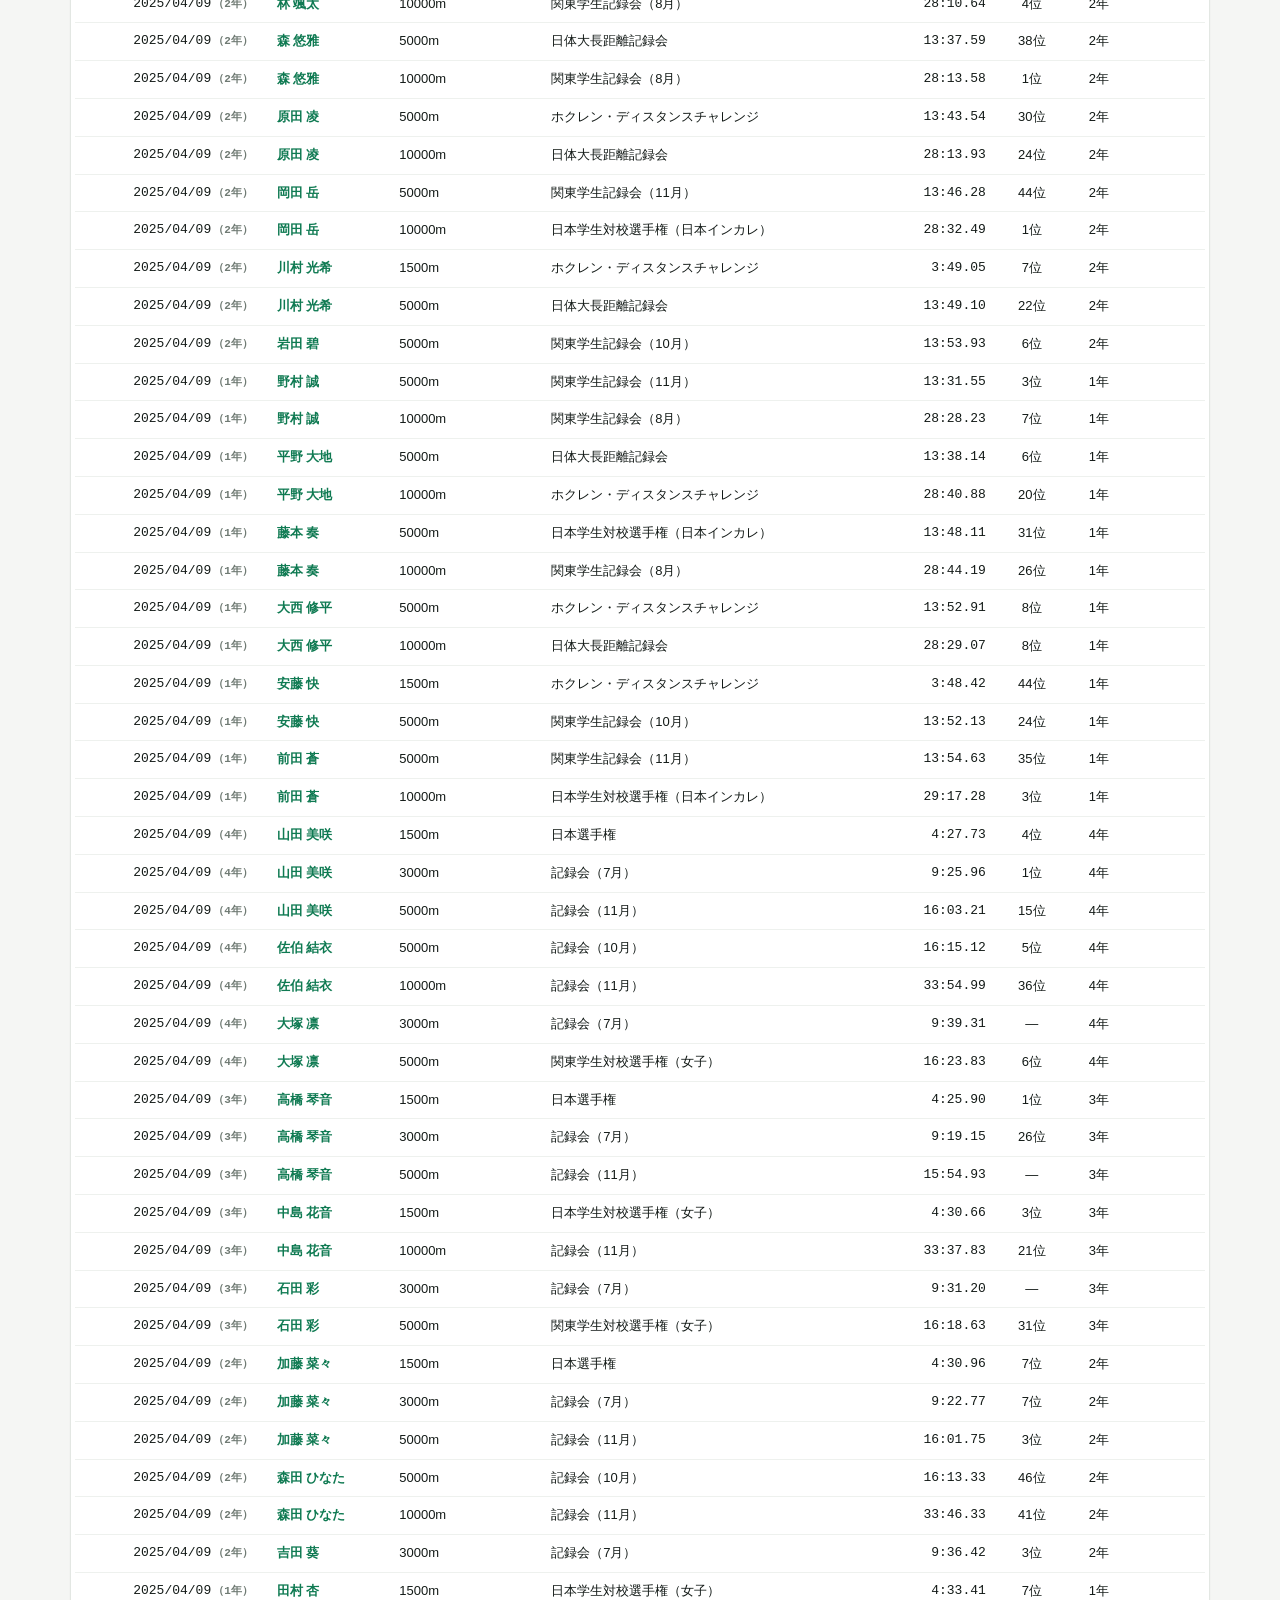
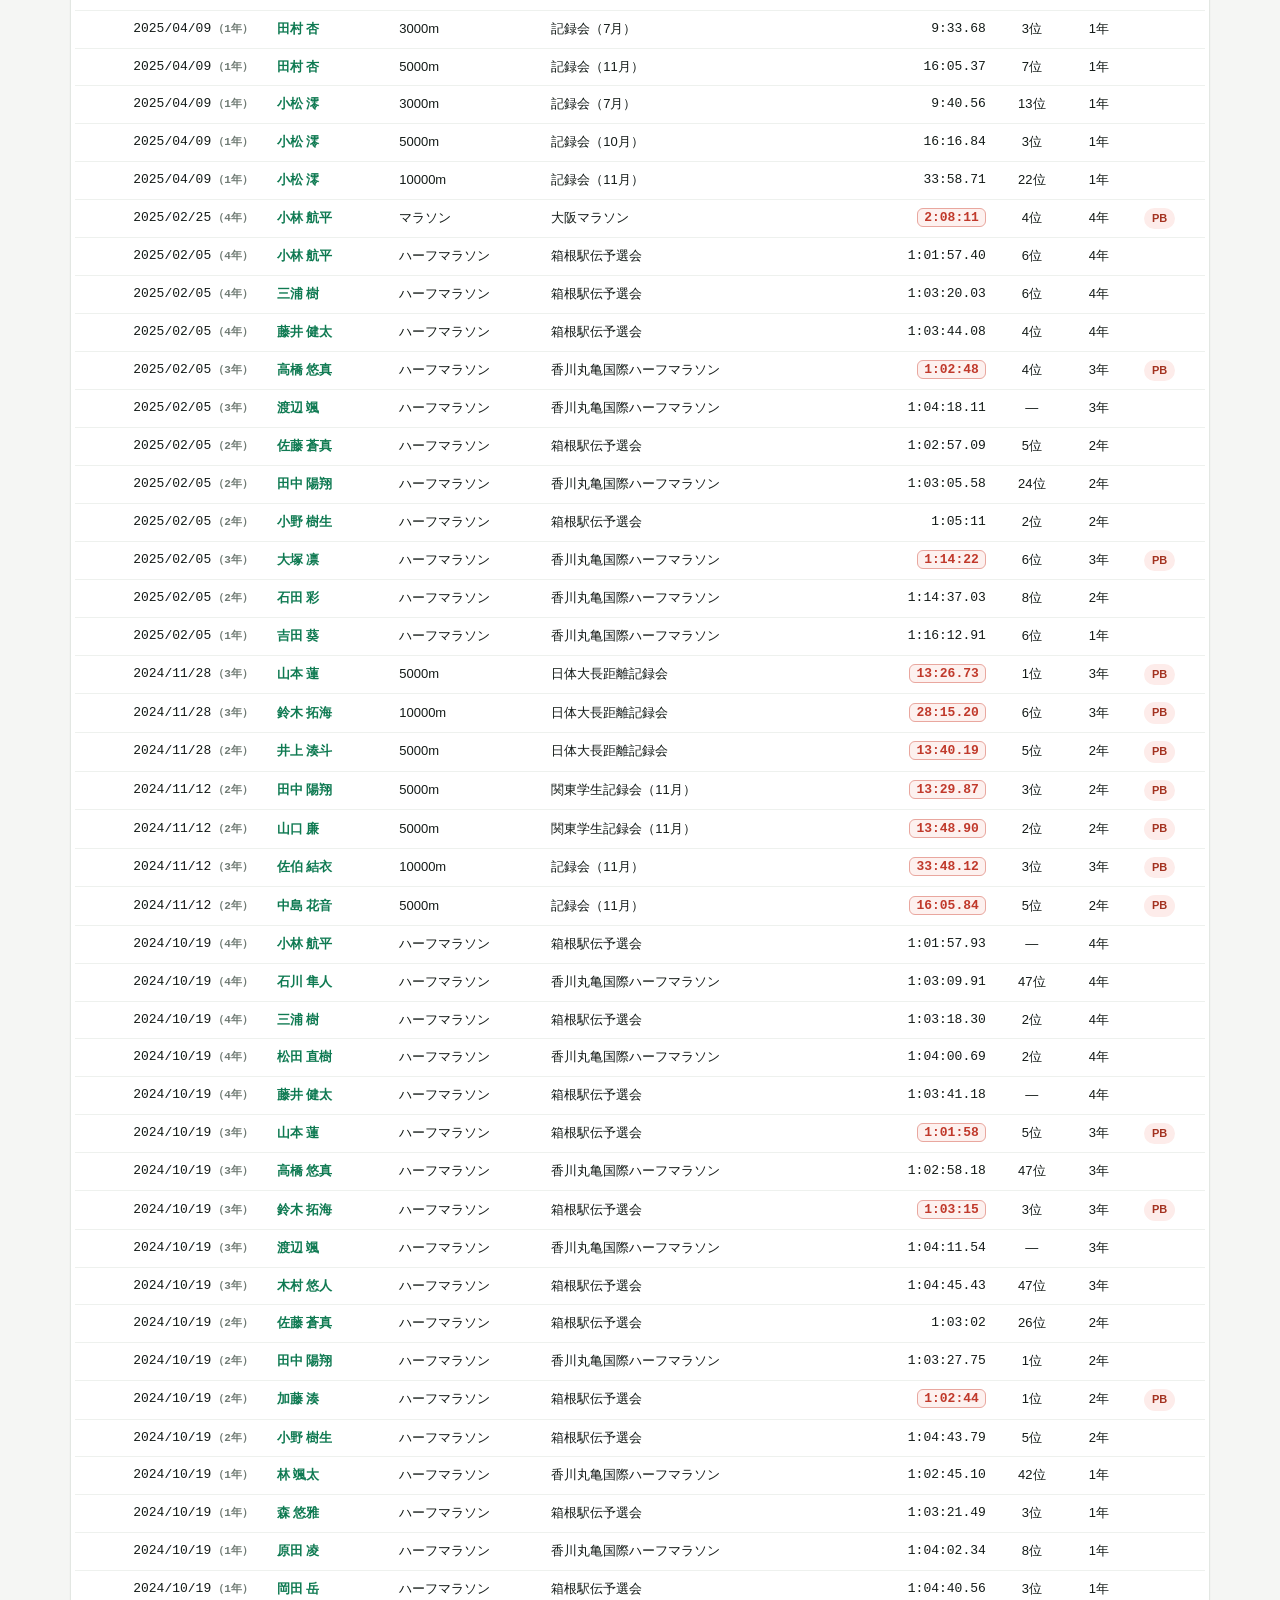
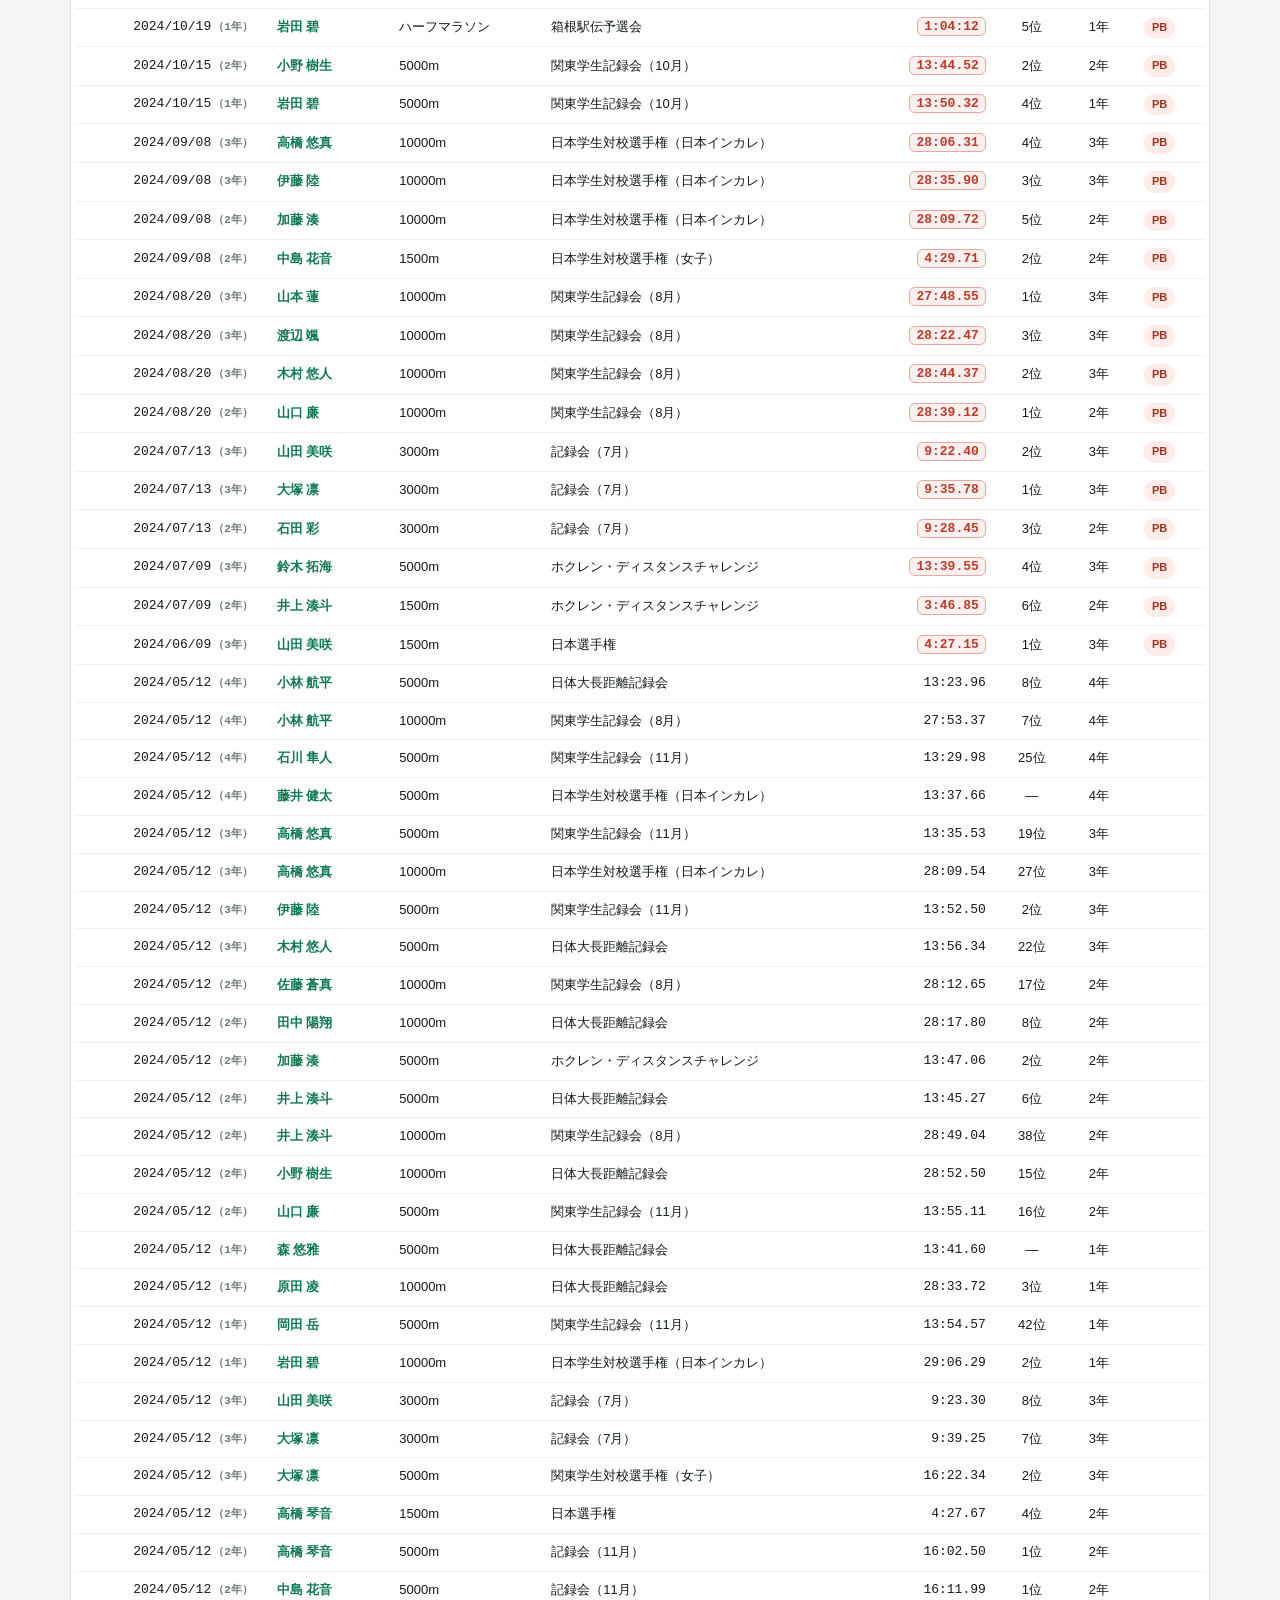
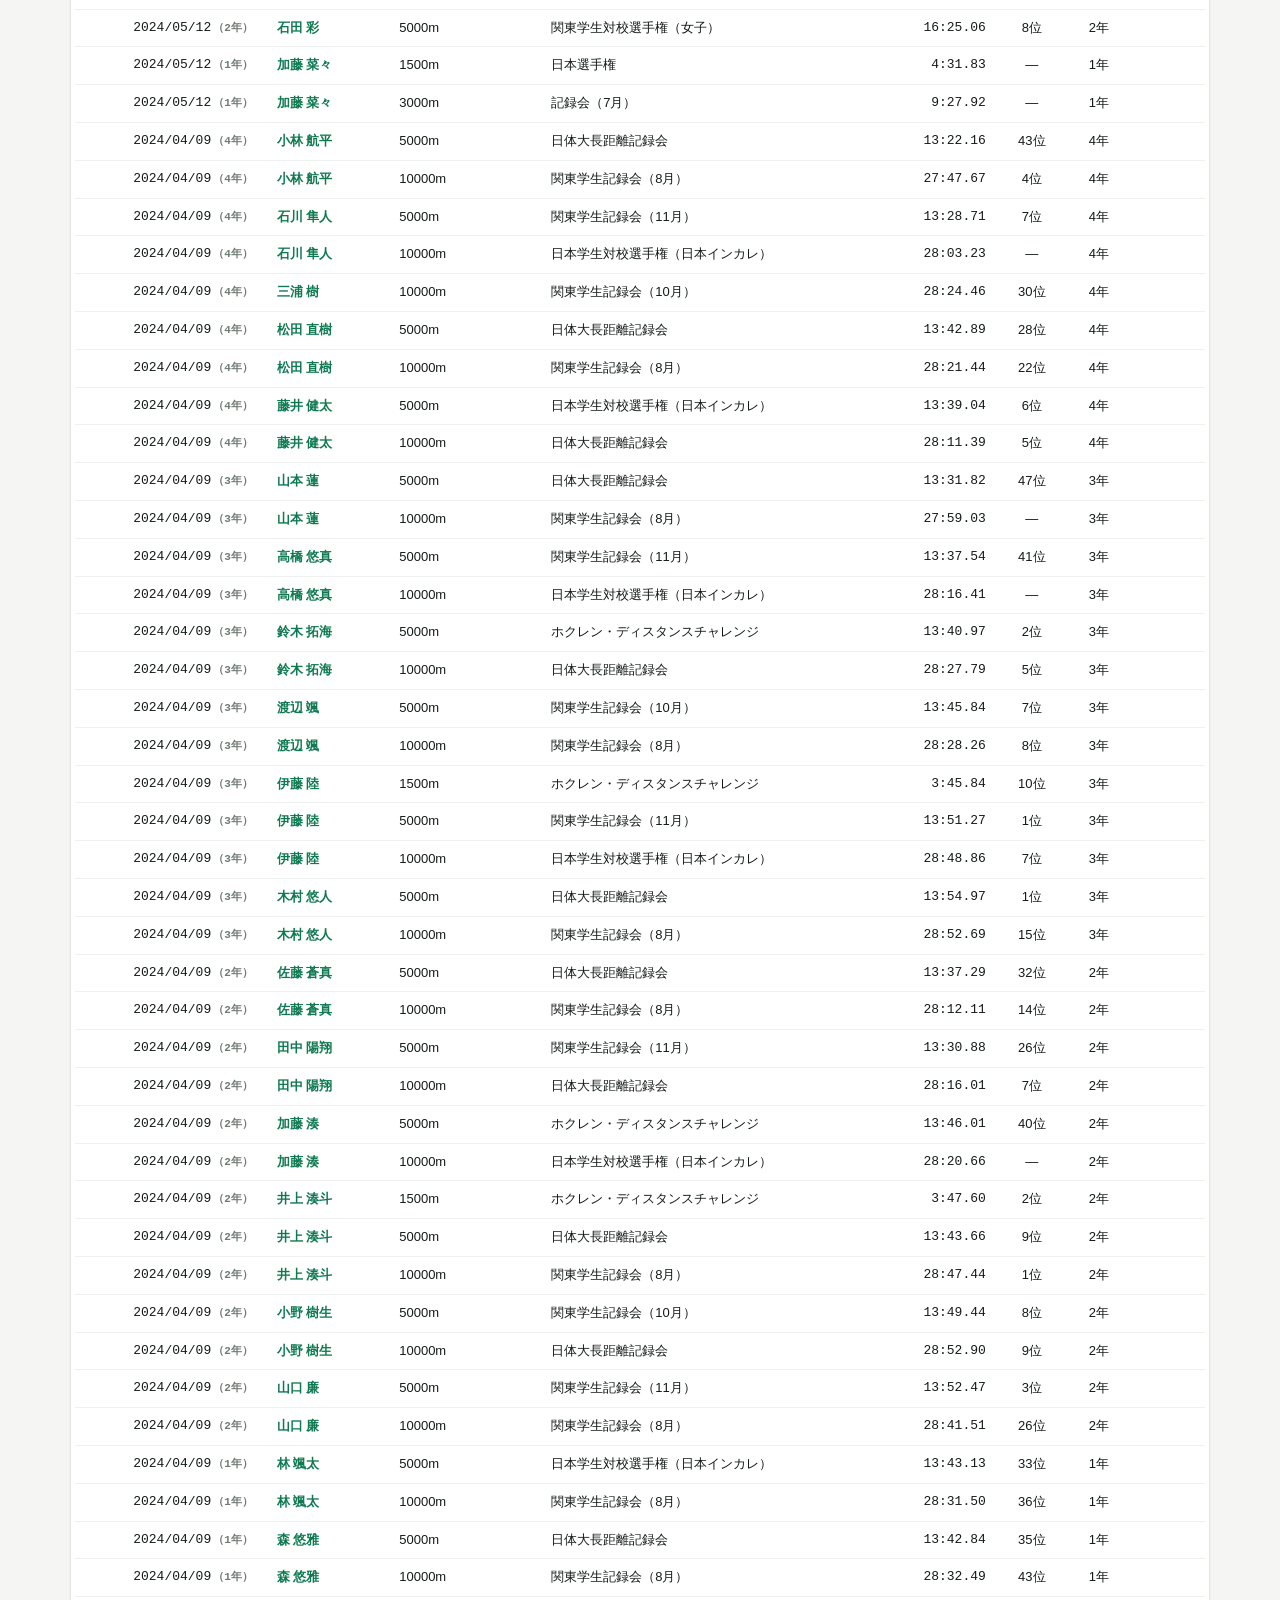
<file: records.html>
<!doctype html>
<html lang="ja">
<head>
<meta charset="utf-8">
<meta name="viewport" content="width=device-width, initial-scale=1">
<title>記録一覧 | 青山学院大学 陸上競技部 データベース</title>
<link rel="stylesheet" href="assets/style.css">
</head>
<body>
<header data-site-header></header>

<main>
  <section class="page-head">
    <div class="breadcrumb"><a href="index.html" data-i18n="nav.overview">概況</a> / <span data-i18n="rd.title">記録一覧</span></div>
    <h1 data-i18n="rd.title">記録一覧</h1>
    <p data-i18n="rd.desc">収録しているすべての記録。</p>
  </section>

  <section class="controls">
    <div class="field">
      <label data-i18n="common.item">種目</label>
      <select id="itemSel"><option value="all" data-i18n="common.all">すべて</option></select>
    </div>
    <div class="field">
      <label data-i18n="common.sex">性別</label>
      <select id="sexSel">
        <option value="all" data-i18n="common.all">すべて</option>
        <option value="男" data-i18n="common.men">男子</option>
        <option value="女" data-i18n="common.women">女子</option>
      </select>
    </div>
    <div class="field">
      <label data-i18n="rd.season">年度</label>
      <select id="seasonSel"><option value="all" data-i18n="rd.seasonAll">すべて</option></select>
    </div>
    <div class="field" style="flex:1 1 180px">
      <label data-i18n="common.name">選手</label>
      <input type="search" id="search" placeholder="">
    </div>
    <div class="field">
      <label data-i18n="rd.onlyTop8">8位以内のみ</label>
      <label class="switch"><input type="checkbox" id="chkTop8"><span>8位以内のみ</span></label>
    </div>
    <div class="field">
      <label data-i18n="rd.onlyPB">自己ベストのみ</label>
      <label class="switch"><input type="checkbox" id="chkPB"><span>PB</span></label>
    </div>
    <div class="field">
      <label data-i18n="rd.onlyFinished">完走のみ</label>
      <label class="switch"><input type="checkbox" id="chkFin" checked><span>完走のみ</span></label>
    </div>
  </section>

  <div style="margin-bottom:12px;color:var(--muted);font-size:12px"><span id="count">0</span> <span data-i18n="rk.rows">件</span></div>
  <section class="card pad-0">
    <div style="padding:4px" id="tableBox"></div>
  </section>
</main>

<footer data-site-footer></footer>

<script src="assets/i18n.js"></script>
<script src="data/data.js"></script>
<script src="assets/store.js"></script>
<script src="assets/ui.js"></script>
<script>
const { loadStore, ITEM_ORDER, scoreText, academicYear } = window.AGUStore;
const { mountLayout, renderTable, fmtDateCell, remarkBadge, esc } = window.AGUUI;
const { t, onLang } = window.AGUi18n;

(async () => {

mountLayout("records.html");
const store = await loadStore();

const $ = (id) => document.getElementById(id);

const state = {
  item: "all", sex: "all", season: "all", search: "",
  top8: false, pb: false, finished: true,
  sort: { key: "date", dir: -1 },
};

const items = ITEM_ORDER.filter((k) => store.records.some((r) => r.item === k));
const seasons = [...new Set(store.records.map((r) => academicYear(r.date)).filter(Boolean))]
  .sort((a, b) => b - a);

const isPB = (r) => {
  const best = store.pbAsOf(r.studentId, r.item, "9999-12-31");
  return !!(best && best.id === r.id);
};

function filtered() {
  const q = state.search.trim().toLowerCase();
  return store.records.filter((r) => {
    if (state.item !== "all" && r.item !== state.item) return false;
    const s = store.student(r.studentId);
    if (state.sex !== "all" && (s?.sex || "男") !== state.sex) return false;
    if (state.season !== "all" && academicYear(r.date) !== +state.season) return false;
    if (q && !(s ? `${s.name} ${s.kana} ${s.en}`.toLowerCase().includes(q) : false)) return false;
    if (state.top8 && !(r.rank != null && r.rank <= 8)) return false;
    if (state.pb && !isPB(r)) return false;
    if (state.finished && r.isFinished === false) return false;
    return true;
  });
}

function render() {
  document.title = t("rd.title") + " | " + t("brand.title");

  const itemSel = $("itemSel");
  itemSel.innerHTML = `<option value="all">${t("common.all")}</option>` +
    items.map((k) => `<option value="${k}">${store.itemLabel(k)}</option>`).join("");
  itemSel.value = state.item;

  const seasonSel = $("seasonSel");
  seasonSel.innerHTML = `<option value="all">${t("rd.seasonAll")}</option>` +
    seasons.map((y) => `<option value="${y}">${y}</option>`).join("");
  seasonSel.value = state.season;

  $("sexSel").value = state.sex;
  $("chkTop8").checked = state.top8;
  $("chkPB").checked = state.pb;
  $("chkFin").checked = state.finished;

  const list = filtered()
    .map((r) => ({ r, s: store.student(r.studentId), pb: isPB(r) }))
    .sort((a, b) => {
      const { key, dir } = state.sort;
      let v = 0;
      if (key === "date") v = (a.r.date || "").localeCompare(b.r.date || "");
      else if (key === "score") v = (a.r.seconds ?? Infinity) - (b.r.seconds ?? Infinity);
      else if (key === "rank") v = (a.r.rank ?? 999) - (b.r.rank ?? 999);
      else if (key === "name") v = (a.s?.name || "").localeCompare(b.s?.name || "", "ja");
      return v * dir;
    });

  $("count").textContent = list.length;

  const onSort = (key) => {
    if (state.sort.key === key) state.sort.dir = -state.sort.dir;
    else state.sort = { key, dir: key === "rank" || key === "score" ? 1 : -1 };
    render();
  };

  renderTable($("tableBox"), [
    { label: t("common.date"), cls: "num", sortKey: "date", render: (x) => fmtDateCell(x.r, x.s) },
    { label: t("col.name"), cls: "name", sortKey: "name", render: (x) => x.s ? `<a href="player.html?id=${x.s.id}">${esc(x.s.name)}</a>` : "—" },
    { label: t("col.item"), render: (x) => store.itemLabel(x.r.item) },
    { label: t("col.comp"), render: (x) => x.r.competitionId
        ? esc(store.competitionById.get(x.r.competitionId)?.name || "—")
        : esc(x.r.competitionName || "—") },
    { label: t("col.record"), cls: "num", sortKey: "score", render: (x) => x.r.seconds != null
        ? `<span class="time${x.pb ? " pb-cell" : ""}">${scoreText(x.r)}</span>` : "—" },
    { label: t("col.rank"), cls: "mid", sortKey: "rank", render: (x) => x.r.rank != null ? `${x.r.rank}${t("common.place")}` : "—" },
    { label: t("col.grade"), cls: "mid", render: (x) => {
        const g = x.s ? store.gradeOfRecord(x.r, x.s) : null;
        return g === 0 ? t("g.hs") : (g ? g + t("common.year") : "—");
      } },
    { label: t("col.remark"), render: (x) => remarkBadge(x.r.remark) },
  ], list, { empty: t("common.empty"), onSort, sortState: state.sort });
}

$("itemSel").addEventListener("change", (e) => { state.item = e.target.value; render(); });
$("sexSel").addEventListener("change", (e) => { state.sex = e.target.value; render(); });
$("seasonSel").addEventListener("change", (e) => { state.season = e.target.value; render(); });
$("search").addEventListener("input", (e) => { state.search = e.target.value; render(); });
$("chkTop8").addEventListener("change", (e) => { state.top8 = e.target.checked; render(); });
$("chkPB").addEventListener("change", (e) => { state.pb = e.target.checked; render(); });
$("chkFin").addEventListener("change", (e) => { state.finished = e.target.checked; render(); });

render();
onLang(render);
})();
</script>
</body>
</html>
</file>
<file: assets/style.css>
/* 青山学院大学 陸上競技部 データベース — デザインシステム */
:root{
  --bg:#f5f6f4;
  --panel:#ffffff;
  --panel-2:#fafbfa;
  --ink:#131a17;
  --ink-2:#3c463f;
  --muted:#6f7a73;
  --line:#e3e7e3;
  --line-2:#eef1ee;
  --accent:#0f7a52;
  --accent-2:#12a06a;
  --accent-soft:#e8f4ed;
  --accent-ink:#0a5336;
  --gold:#b8912b;
  --silver:#8d98a1;
  --bronze:#b1733f;
  --danger:#b4442f;
  --radius:12px;
  --radius-sm:8px;
  --shadow:0 1px 2px rgba(16,24,20,.05), 0 10px 28px rgba(16,24,20,.06);
  --shadow-sm:0 1px 2px rgba(16,24,20,.06);
  --mono:ui-monospace,SFMono-Regular,Menlo,Consolas,"Liberation Mono",monospace;
  --sans:-apple-system,BlinkMacSystemFont,"Segoe UI","Hiragino Sans","Noto Sans JP","Microsoft YaHei","PingFang SC",sans-serif;
}

*{box-sizing:border-box}
[hidden]{display:none !important}
html,body{margin:0;padding:0}
body{
  background:var(--bg);
  color:var(--ink);
  font-family:var(--sans);
  font-size:14px;
  line-height:1.6;
  -webkit-font-smoothing:antialiased;
}
a{color:var(--accent);text-decoration:none}
a:hover{text-decoration:underline}
h1,h2,h3,h4{margin:0;font-weight:700;letter-spacing:-.01em;line-height:1.3}

/* ---------- 布局 ---------- */
.site-header{
  position:sticky;top:0;z-index:40;
  background:rgba(255,255,255,.86);
  backdrop-filter:saturate(180%) blur(10px);
  border-bottom:1px solid var(--line);
}
.site-header .inner{
  max-width:1180px;margin:0 auto;padding:10px 20px;
  display:flex;align-items:center;gap:22px;
}
.brand{display:flex;align-items:center;gap:10px;font-weight:800;font-size:15px;color:var(--ink);white-space:nowrap}
.brand:hover{text-decoration:none}
.brand .mark{
  width:26px;height:26px;border-radius:7px;flex:0 0 auto;
  background:linear-gradient(140deg,#12a06a,#0b5c3e);
  display:grid;place-items:center;color:#fff;font-size:12px;font-weight:800;
}
.brand .sub{color:var(--muted);font-weight:600;font-size:12px}
.main-nav{display:flex;gap:2px;flex-wrap:wrap;margin-left:auto}
.main-nav a{
  padding:7px 10px;border-radius:999px;color:var(--ink-2);font-weight:600;font-size:12.5px;
  white-space:nowrap;
}
.main-nav a:hover{background:var(--line-2);text-decoration:none}
.main-nav a.active{background:var(--accent-soft);color:var(--accent-ink)}

main{max-width:1180px;margin:0 auto;padding:24px 20px 72px}

.page-head{margin:6px 0 20px}
.page-head h1{font-size:24px}
.page-head p{color:var(--muted);margin:6px 0 0}
.breadcrumb{font-size:12px;color:var(--muted);margin-bottom:10px}
.breadcrumb a{color:var(--muted)}

.grid{display:grid;gap:16px}
.grid.cols-2{grid-template-columns:repeat(2,minmax(0,1fr))}
.grid.cols-3{grid-template-columns:repeat(3,minmax(0,1fr))}
.grid.cols-4{grid-template-columns:repeat(4,minmax(0,1fr))}
@media(max-width:900px){
  .grid.cols-3,.grid.cols-4{grid-template-columns:repeat(2,minmax(0,1fr))}
}
@media(max-width:640px){
  .grid.cols-2,.grid.cols-3,.grid.cols-4{grid-template-columns:1fr}
  .site-header .inner{flex-wrap:wrap;gap:8px}
  .main-nav{margin-left:0;width:100%}
}

/* ---------- 卡片 / 面板 ---------- */
.card{
  background:var(--panel);border:1px solid var(--line);border-radius:var(--radius);
  box-shadow:var(--shadow-sm);padding:18px;
}
.card.pad-0{padding:0;overflow:hidden}
.card-title{
  display:flex;align-items:center;justify-content:space-between;gap:12px;
  margin:0 0 12px;
}
.card-title h3{font-size:15px}
.card-title .hint{font-size:12px;color:var(--muted);font-weight:500}

.stat{display:flex;flex-direction:column;gap:2px}
.stat .label{font-size:12px;color:var(--muted);font-weight:600}
.stat .value{font-size:26px;font-weight:800;font-variant-numeric:tabular-nums}
.stat .value small{font-size:13px;font-weight:600;color:var(--muted);margin-left:3px}

/* ---------- 控件 ---------- */
.controls{
  display:flex;flex-wrap:wrap;gap:10px;align-items:flex-end;
  background:var(--panel);border:1px solid var(--line);border-radius:var(--radius);
  padding:14px 16px;box-shadow:var(--shadow-sm);margin-bottom:16px;
}
.controls.flat{box-shadow:none;border:0;padding:0;margin:0}
.field{display:flex;flex-direction:column;gap:5px;min-width:0}
.field > label{font-size:11px;font-weight:700;color:var(--muted);letter-spacing:.02em}
select,input[type=text],input[type=date],input[type=search]{
  font:inherit;font-size:13px;color:var(--ink);background:var(--panel);
  border:1px solid var(--line);border-radius:var(--radius-sm);
  padding:7px 10px;min-height:34px;
}
select:focus,input:focus{outline:2px solid var(--accent-soft);outline-offset:-1px;border-color:var(--accent)}
.btn{
  font:inherit;font-size:13px;font-weight:600;cursor:pointer;
  background:var(--accent);color:#fff;border:1px solid var(--accent);
  border-radius:var(--radius-sm);padding:8px 14px;min-height:34px;
}
.btn:hover{background:var(--accent-ink)}
.btn.ghost{background:var(--panel);color:var(--ink-2);border-color:var(--line)}
.btn.ghost:hover{background:var(--line-2)}
.btn.ghost.active{background:var(--accent-soft);color:var(--accent-ink);border-color:transparent}
.btn.mini{padding:1px 8px;min-height:22px;font-size:12px;line-height:1.4;border-radius:6px}
.quick-dates{display:flex;gap:6px;flex-wrap:wrap}
.switch{display:inline-flex;align-items:center;gap:7px;font-size:13px;font-weight:600;color:var(--ink-2);cursor:pointer}

/* ---------- 表格 ---------- */
.table-wrap{overflow-x:auto;border-radius:var(--radius)}
table.data{width:100%;border-collapse:collapse;font-size:13px;background:var(--panel)}
table.data th,table.data td{padding:8px 12px;text-align:left;border-bottom:1px solid var(--line-2);white-space:nowrap}
table.data thead th{
  position:sticky;top:0;background:var(--panel-2);
  font-size:11px;font-weight:700;color:var(--muted);letter-spacing:.03em;
  border-bottom:1px solid var(--line);
}
table.data tbody tr:hover{background:var(--accent-soft)}
table.data td.num,table.data th.num{text-align:right;font-variant-numeric:tabular-nums;font-family:var(--mono)}
table.data td.mid,table.data th.mid{text-align:center}
table.data .rank{font-family:var(--mono);font-weight:700}
table.data tr.r1 .rank{color:var(--gold)}
table.data tr.r2 .rank{color:var(--silver)}
table.data tr.r3 .rank{color:var(--bronze)}
table.data td.name{font-weight:600}
/* 本赛季（4/1〜翌年3/31）的记录：淡绿底 + 左侧色条 */
table.data tbody tr.row-current{background:#eef7f0}
table.data tbody tr.row-current td:first-child{box-shadow:inset 3px 0 0 var(--accent)}
table.data tbody tr.row-current:hover{background:var(--accent-soft)}
/* ハイライト（入学年・選手） */
table.data tbody tr.row-hl > td{background:#fdf6e3}
table.data tbody tr.row-hl td:first-child{box-shadow:inset 3px 0 0 var(--gold)}
table.data tbody tr.row-hl:hover > td{background:#fbf0d8}
table.data .time{font-family:var(--mono);font-variant-numeric:tabular-nums}
table.data.compact th,table.data.compact td{padding:5px 10px}
table.data tbody tr.group-band > td{
  background:var(--accent-soft);color:var(--accent-ink);
  font-size:12px;font-weight:700;letter-spacing:.03em;
  padding:5px 12px;border-top:2px solid var(--line);border-bottom:1px solid var(--line);
}

.badge{
  display:inline-block;padding:1px 7px;border-radius:999px;
  font-size:11px;font-weight:700;background:var(--line-2);color:var(--ink-2);
  border:1px solid transparent;
}
.badge.green{background:var(--accent-soft);color:var(--accent-ink)}
.badge.gold{background:#fbf3dd;color:#8a6a12}
.badge.pb{background:#fdecea;color:#a33220}
.badge.sb{background:#e8f1fb;color:#1f4e79}
.badge.pink{background:#fdeaf2;color:#a32a63}
.badge.dim{color:var(--muted)}
.grade-note{color:var(--muted);font-size:11px;font-weight:600;margin-left:2px}
/* 三大駅伝 出場者：学年 × 大会 のマトリクス */
table.ek-matrix{width:100%;border-collapse:separate;border-spacing:3px;font-size:13px}
table.ek-matrix th{font-size:11px;font-weight:700;color:var(--muted);text-align:center;padding:3px 6px;white-space:nowrap}
table.ek-matrix tbody th{text-align:right;color:var(--ink-2)}
table.ek-matrix td.ek-cell{text-align:center;padding:5px 4px;border-radius:6px;background:var(--panel);box-shadow:inset 0 0 0 1px var(--line-2)}
table.ek-matrix td.ek-cell.empty{background:transparent}
table.ek-matrix td.r1{background:#fdf1c6}
table.ek-matrix td.r2{background:#e9edf0}
table.ek-matrix td.r3{background:#f8e6d2}
table.ek-matrix td.rec .ek-pos,table.ek-matrix td.rec .ek-time{color:var(--danger);font-weight:700}
.ek-pos{display:block;font-weight:700;line-height:1.3}
.ek-time{display:block;font-family:var(--mono);font-size:11px;color:var(--muted);line-height:1.3}
.ek-key{display:inline-block;padding:1px 7px;border-radius:999px;font-size:11px}
.ek-key.r1{background:#fdf1c6;color:#8a6a12}
.ek-key.r2{background:#e9edf0;color:#4a545c}
.ek-key.r3{background:#f8e6d2;color:#8a5a2b}
/* 選手ページ上段：左＝プロフィール／右＝三大駅伝 出場 */
.player-top{display:grid;gap:16px;grid-template-columns:minmax(300px,.8fr) minmax(420px,1.2fr);align-items:start;margin:18px 0}
.player-top.single{grid-template-columns:1fr}
@media (max-width:900px){.player-top{grid-template-columns:1fr}}

.empty{padding:36px;text-align:center;color:var(--muted)}
.loading{padding:60px;text-align:center;color:var(--muted)}

/* ---------- 选手 ---------- */
.player-grid{display:grid;grid-template-columns:repeat(auto-fill,minmax(180px,1fr));gap:12px}
.player-card{
  background:var(--panel);border:1px solid var(--line);border-radius:var(--radius);
  padding:14px;box-shadow:var(--shadow-sm);color:inherit;
}
.player-card:hover{border-color:var(--accent);text-decoration:none;box-shadow:var(--shadow)}
.player-card .top{display:flex;gap:12px;align-items:center}
.avatar{
  width:48px;height:48px;border-radius:50%;flex:0 0 auto;overflow:hidden;
  background:linear-gradient(140deg,#e8f4ed,#cfe6d9);
  display:grid;place-items:center;font-weight:800;color:var(--accent-ink);font-size:16px;
}
.avatar.lg{width:104px;height:104px;font-size:34px}
.avatar img{width:100%;height:100%;object-fit:cover}
.player-card .nm{font-weight:700;font-size:14px}
.player-card .meta{font-size:11px;color:var(--muted)}
.player-card .pbs{margin-top:10px;display:flex;gap:14px;font-size:11px;color:var(--muted)}
.player-card .pbs b{display:block;font-family:var(--mono);font-size:13px;color:var(--ink)}

.profile{display:flex;gap:20px;align-items:flex-start;flex-wrap:wrap}
.profile .info dl{display:grid;grid-template-columns:auto 1fr;gap:4px 14px;margin:0;font-size:13px}
.profile .info dt{color:var(--muted)}
.profile .info dd{margin:0;font-weight:600}

/* ---------- 图表 ---------- */
.chart{width:100%;position:relative}
.chart svg{display:block;width:100%;height:auto;overflow:visible}
.chart .grid-line{stroke:var(--line-2);stroke-width:1}
.chart .axis-text{fill:var(--muted);font-size:10px}
.chart .series-line{fill:none;stroke-width:2;stroke-linejoin:round;stroke-linecap:round}
.chart .hover-line{stroke:var(--line);stroke-width:1;stroke-dasharray:3 3}
.chart .tip{
  position:absolute;pointer-events:none;z-index:5;
  background:rgba(19,26,23,.94);color:#fff;border-radius:8px;padding:7px 10px;
  font-size:12px;line-height:1.5;white-space:nowrap;transform:translate(-50%,-115%);
  box-shadow:0 6px 18px rgba(0,0,0,.2);
}
.chart .tip b{font-family:var(--mono)}
.legend{display:flex;flex-wrap:wrap;gap:12px;margin-top:10px;font-size:12px}
.legend .item{display:inline-flex;align-items:center;gap:6px;cursor:pointer;user-select:none}
.legend .swatch{width:10px;height:10px;border-radius:3px}
.legend .item.off{opacity:.38}
.legend.scroll{max-height:96px;overflow-y:auto;padding-right:4px}
.chart-empty{padding:40px;text-align:center;color:var(--muted);font-size:13px}

/* ---------- 其他 ---------- */
.list-rows{display:flex;flex-direction:column}
.row-item{
  display:flex;align-items:center;gap:12px;padding:9px 4px;
  border-bottom:1px solid var(--line-2);font-size:13px;
}
.row-item:last-child{border-bottom:0}
.row-item .date{font-family:var(--mono);font-size:12px;color:var(--muted);width:92px;flex:0 0 auto}
.row-item .txt{flex:1;min-width:0;overflow:hidden;text-overflow:ellipsis;white-space:nowrap}
.footnote{color:var(--muted);font-size:12px;margin-top:14px;line-height:1.7}
.site-footer{border-top:1px solid var(--line);margin-top:40px;padding:22px 20px 40px;color:var(--muted);font-size:12px}
.site-footer .inner{max-width:1180px;margin:0 auto;display:flex;justify-content:space-between;gap:16px;flex-wrap:wrap}
.tabs{display:flex;gap:6px;border-bottom:1px solid var(--line);margin-bottom:14px}
.tabs button{
  font:inherit;font-size:13px;font-weight:600;background:none;border:0;cursor:pointer;
  padding:9px 12px;color:var(--muted);border-bottom:2px solid transparent;margin-bottom:-1px;
}
.tabs button.active{color:var(--accent-ink);border-bottom-color:var(--accent)}
.pill-row{display:flex;gap:8px;flex-wrap:wrap}
.kbd{font-family:var(--mono);font-size:11px;background:var(--line-2);border:1px solid var(--line);border-radius:4px;padding:1px 5px}
.demo-banner{
  background:#fff5e5;border:1px solid #f0d9ae;color:#8a5b12;
  border-radius:var(--radius-sm);padding:9px 14px;margin-bottom:16px;
  font-size:12px;font-weight:600;
}

/* 表格可排序表头 */
table.data thead th.sortable{cursor:pointer;user-select:none}
table.data thead th.sortable:hover{background:var(--accent-soft);color:var(--accent-ink)}
table.data thead th.sorted{color:var(--accent-ink);background:var(--accent-soft)}
table.data thead th .sort-ind{
  display:inline-block;margin-left:4px;font-size:10px;line-height:1;
  color:var(--muted);opacity:.5;
}
table.data thead th.sortable:hover .sort-ind{opacity:.9;color:var(--accent-ink)}
table.data thead th.sorted .sort-ind{opacity:1;color:#0a5238;font-size:11px;font-weight:700}

/* 个人最好成绩：红字 + 红框 */
.time.pb-cell{
  color:#c0392b;font-weight:800;
  background:#fdf1ef;border:1px solid #e9a79f;border-radius:6px;
  padding:1px 6px;
}
tr:hover .time.pb-cell{background:#fbe4e1}

/* 语言切换悬浮按钮 */
.lang-fab{
  position:fixed;right:18px;bottom:18px;z-index:60;
  font:inherit;font-size:13px;font-weight:700;cursor:pointer;
  background:var(--panel);color:var(--ink);
  border:1px solid var(--line);border-radius:999px;
  padding:9px 15px;box-shadow:0 6px 20px rgba(16,24,20,.16);
  transition:transform .12s ease, box-shadow .12s ease;
}
.lang-fab:hover{transform:translateY(-2px);box-shadow:0 10px 26px rgba(16,24,20,.2);background:var(--accent-soft);color:var(--accent-ink)}
@media(max-width:640px){.lang-fab{right:12px;bottom:12px;padding:8px 12px;font-size:12px}}
</file>
